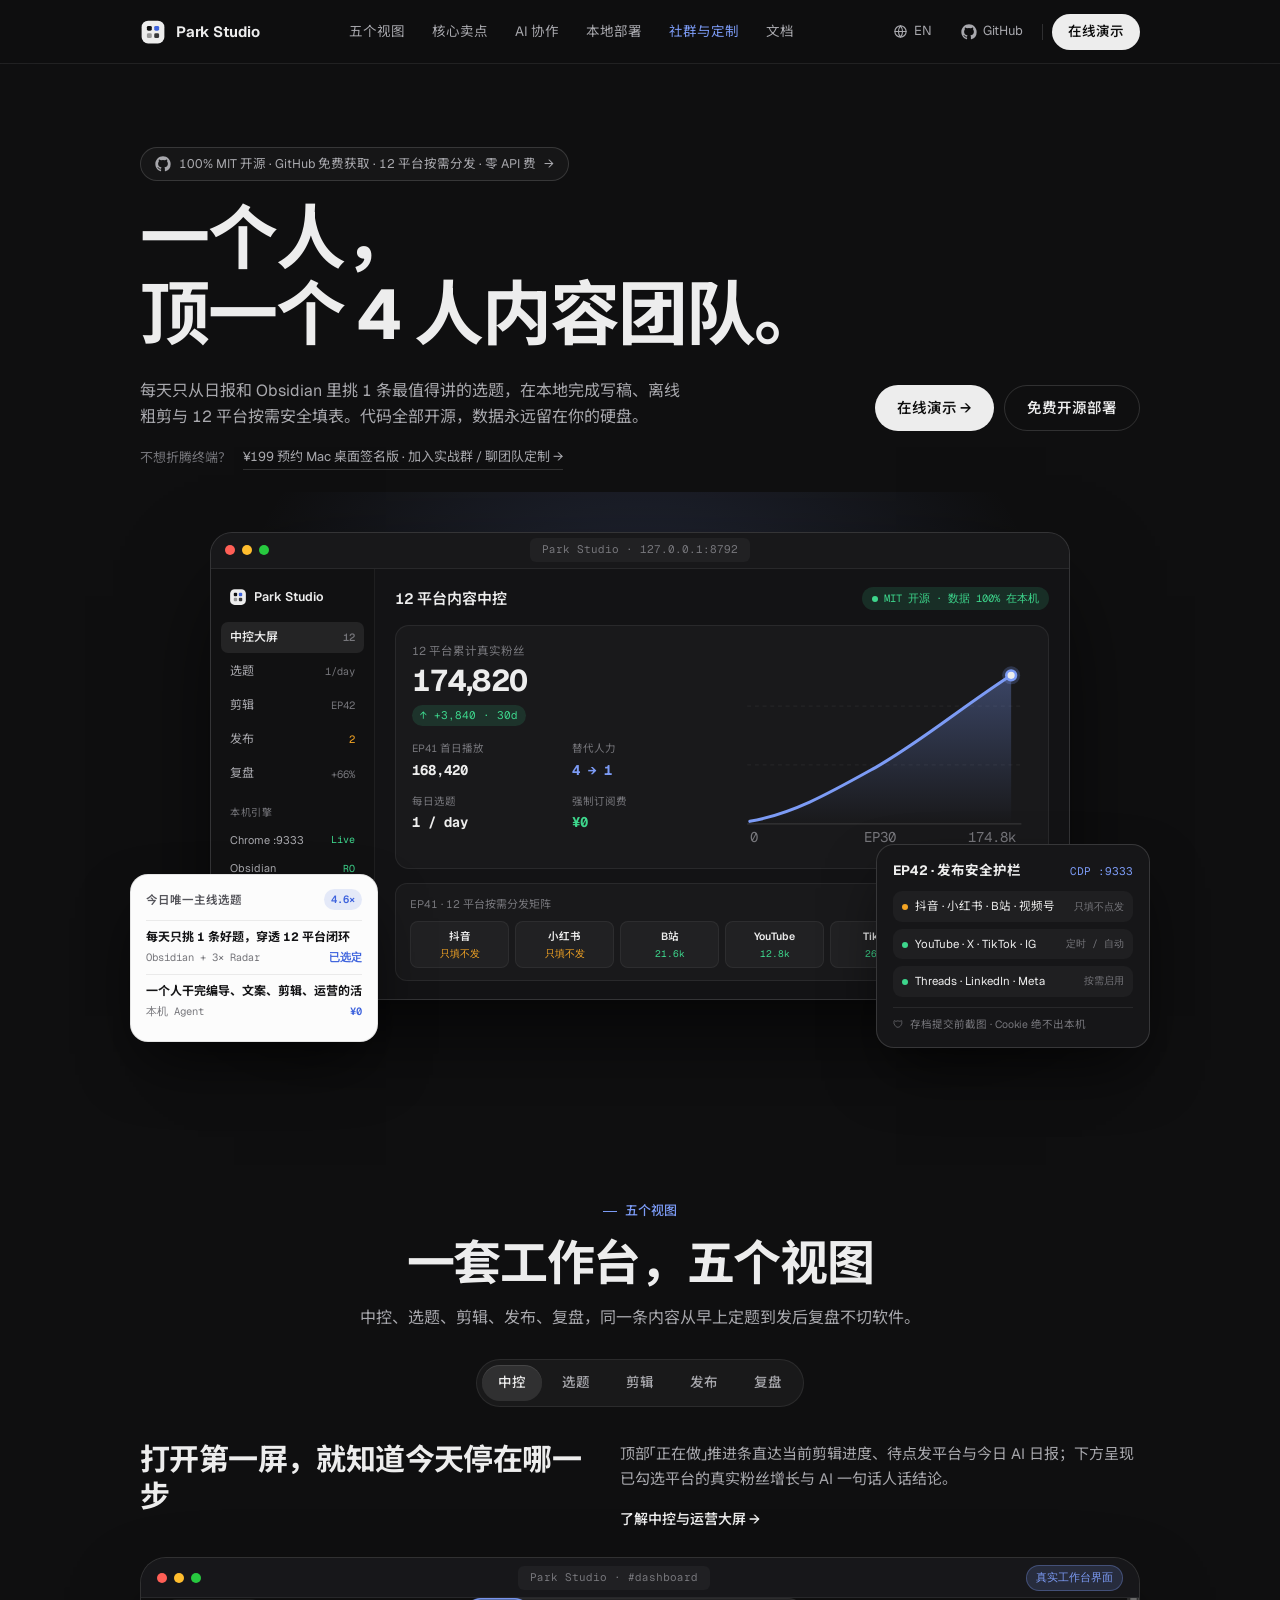
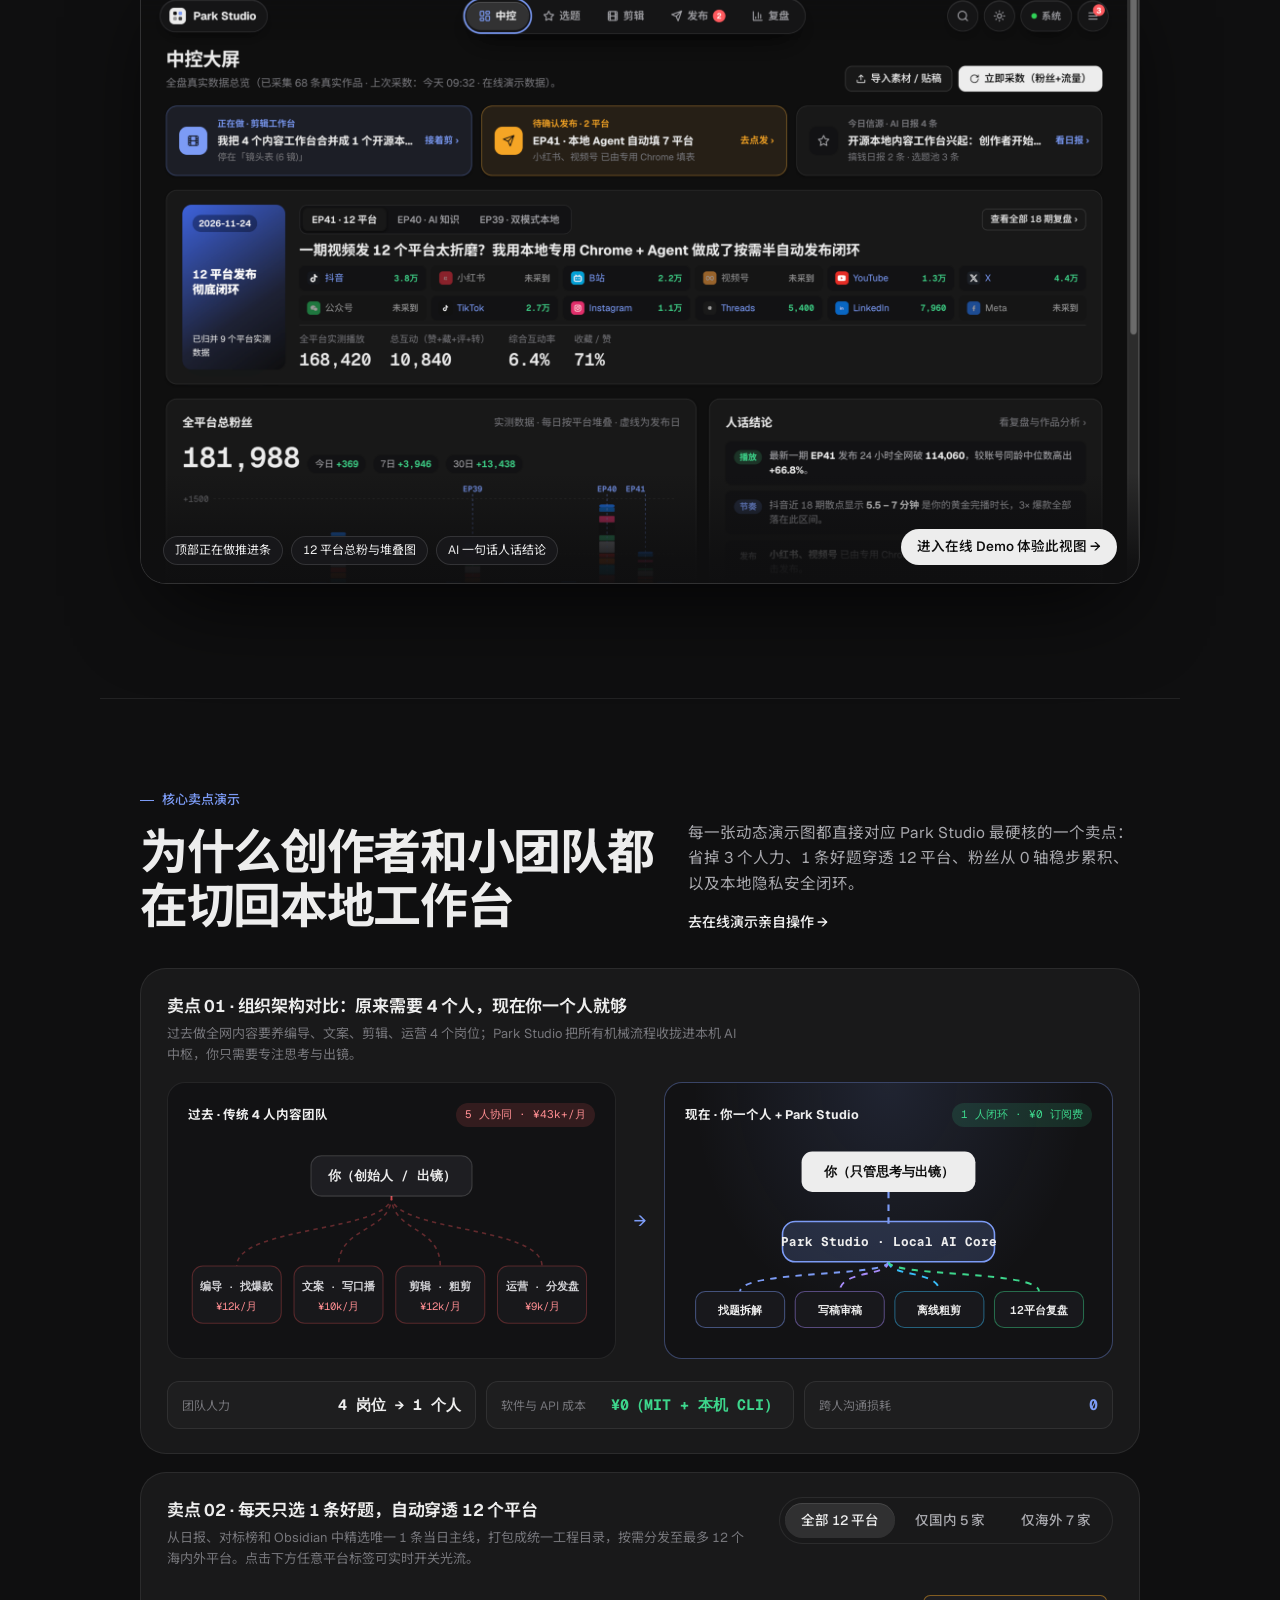
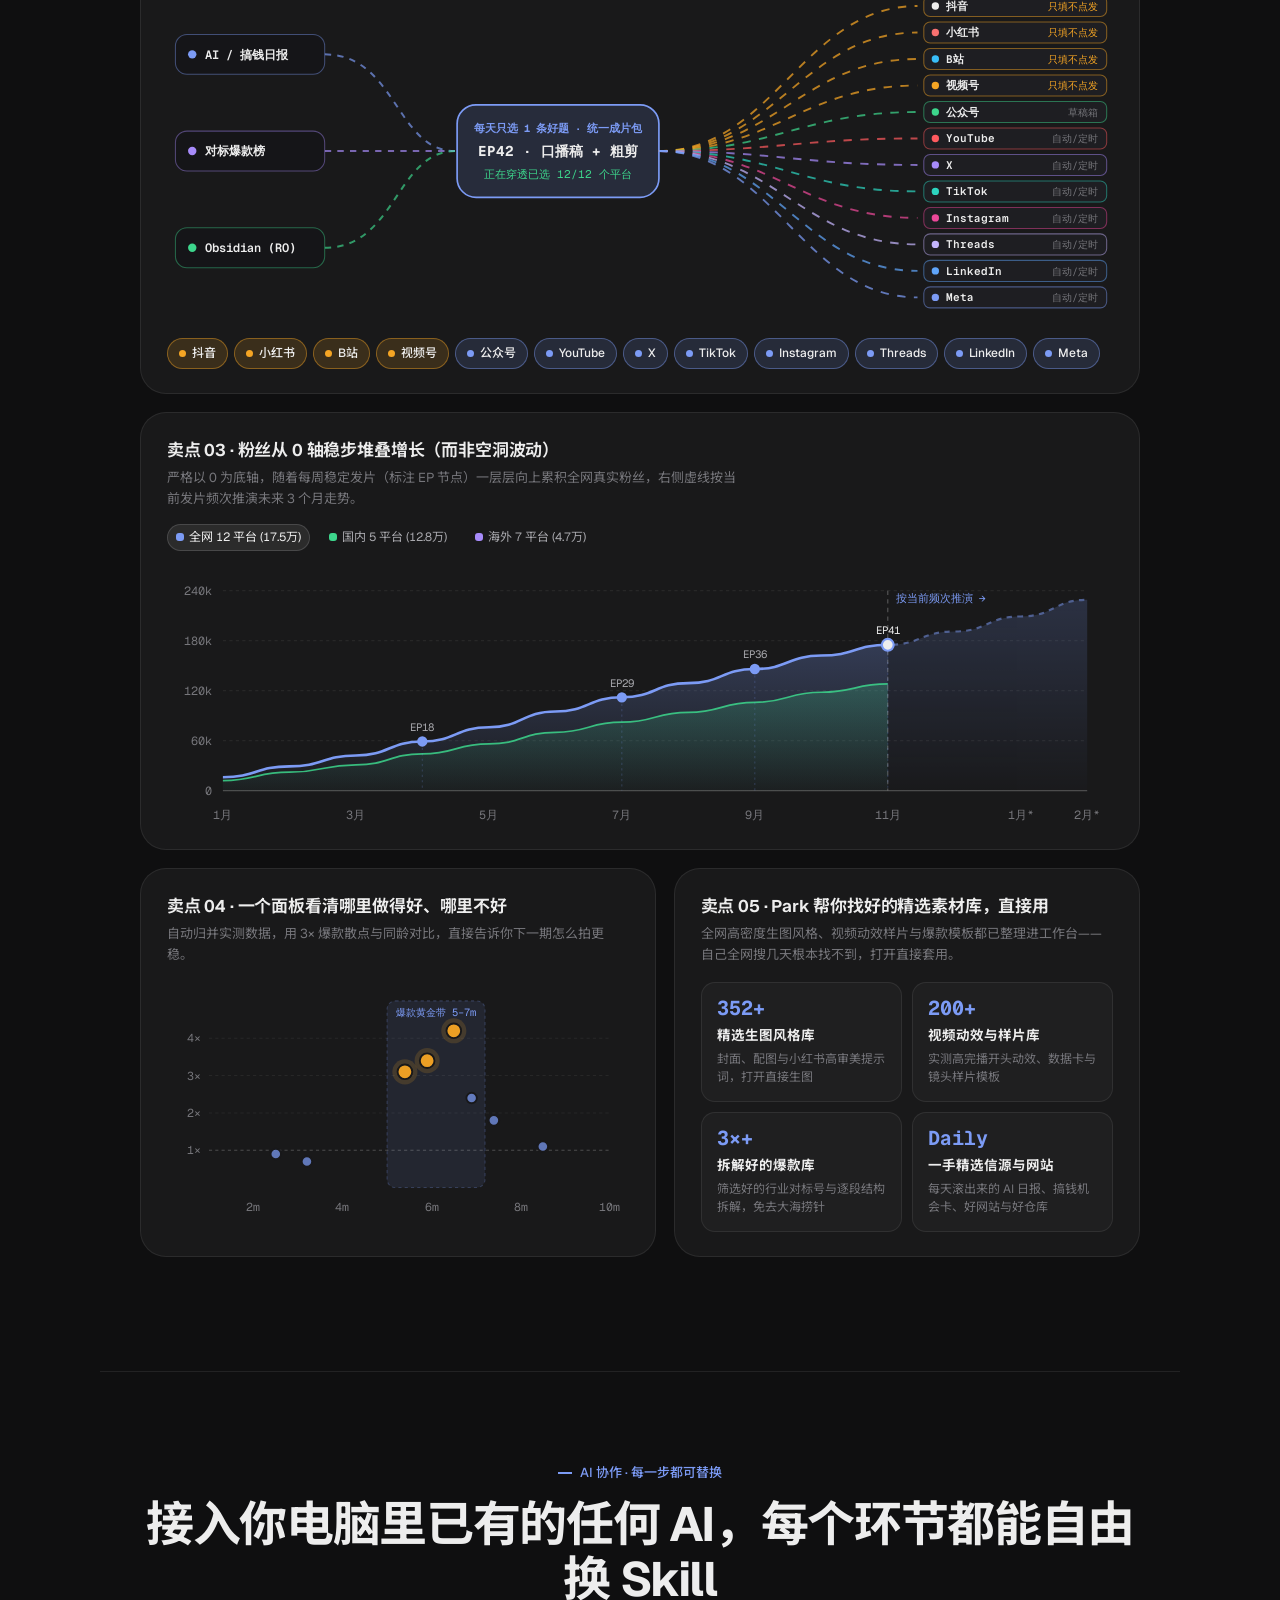
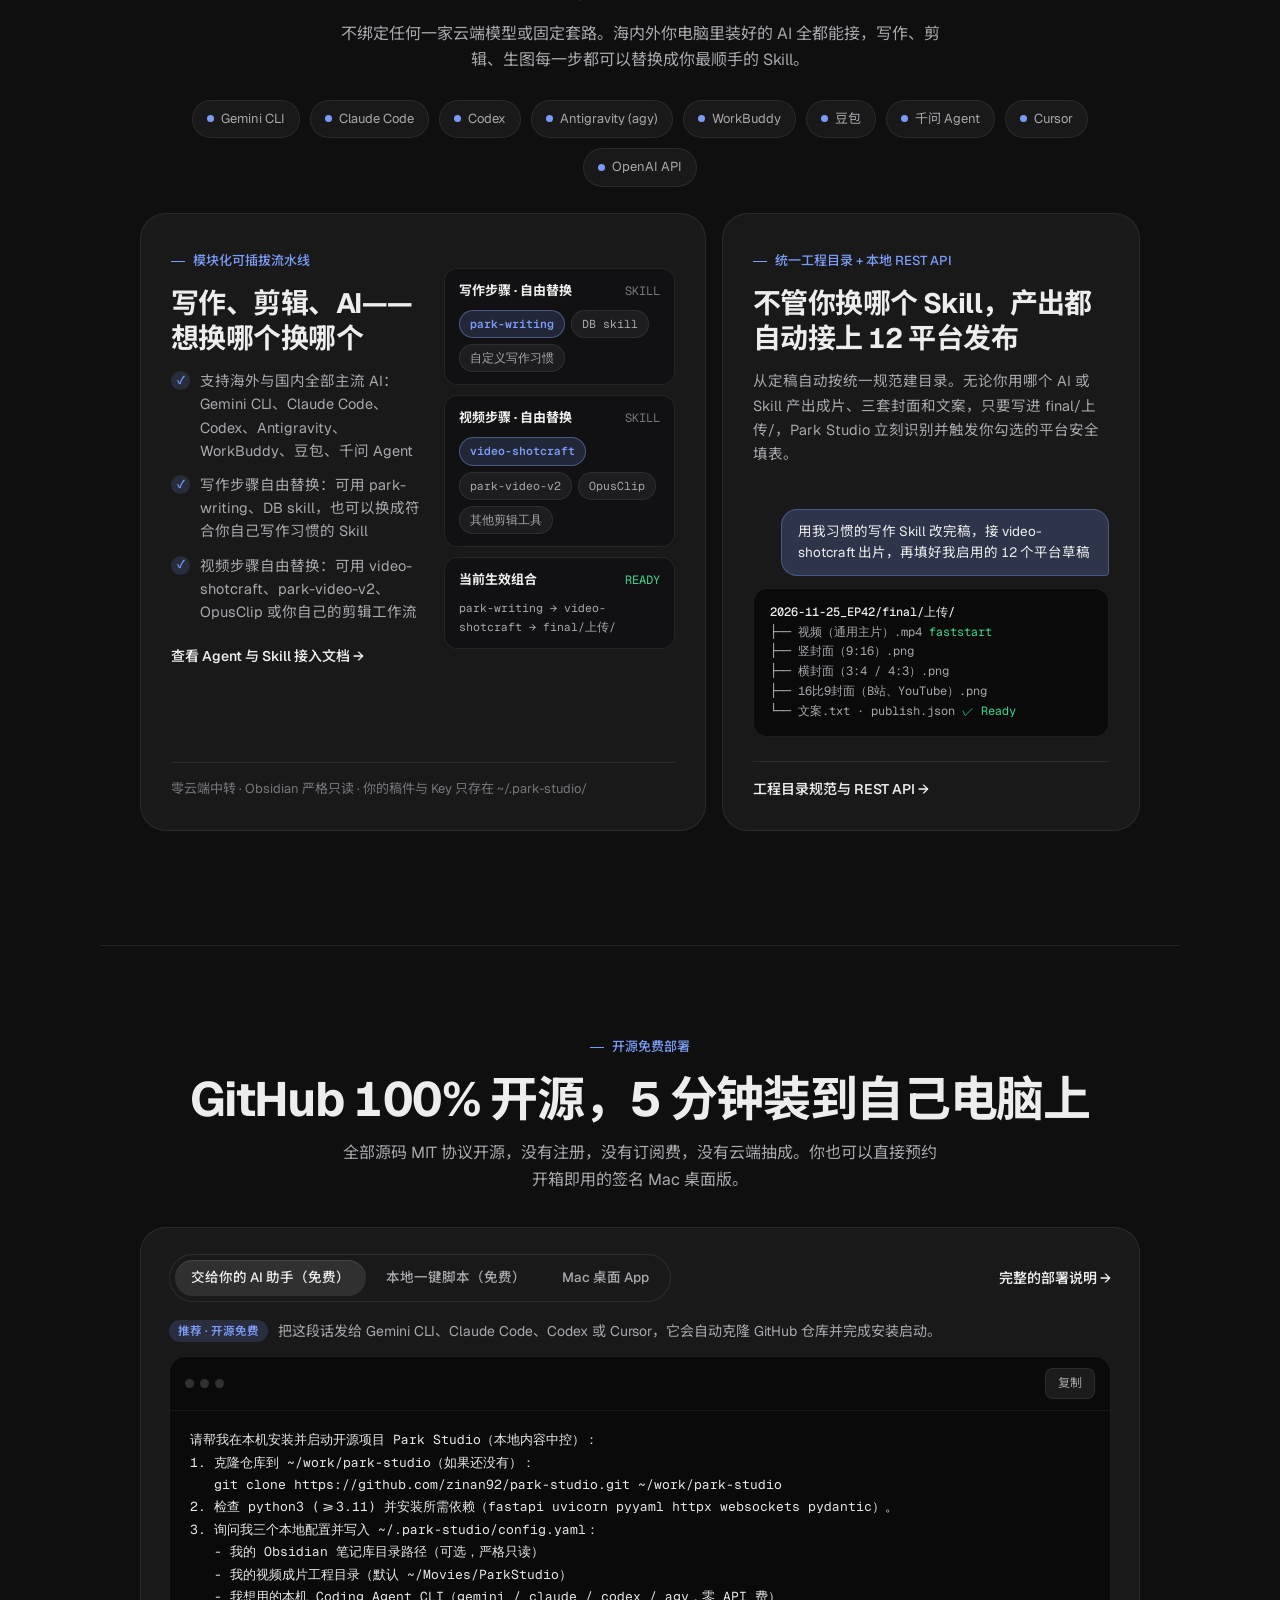
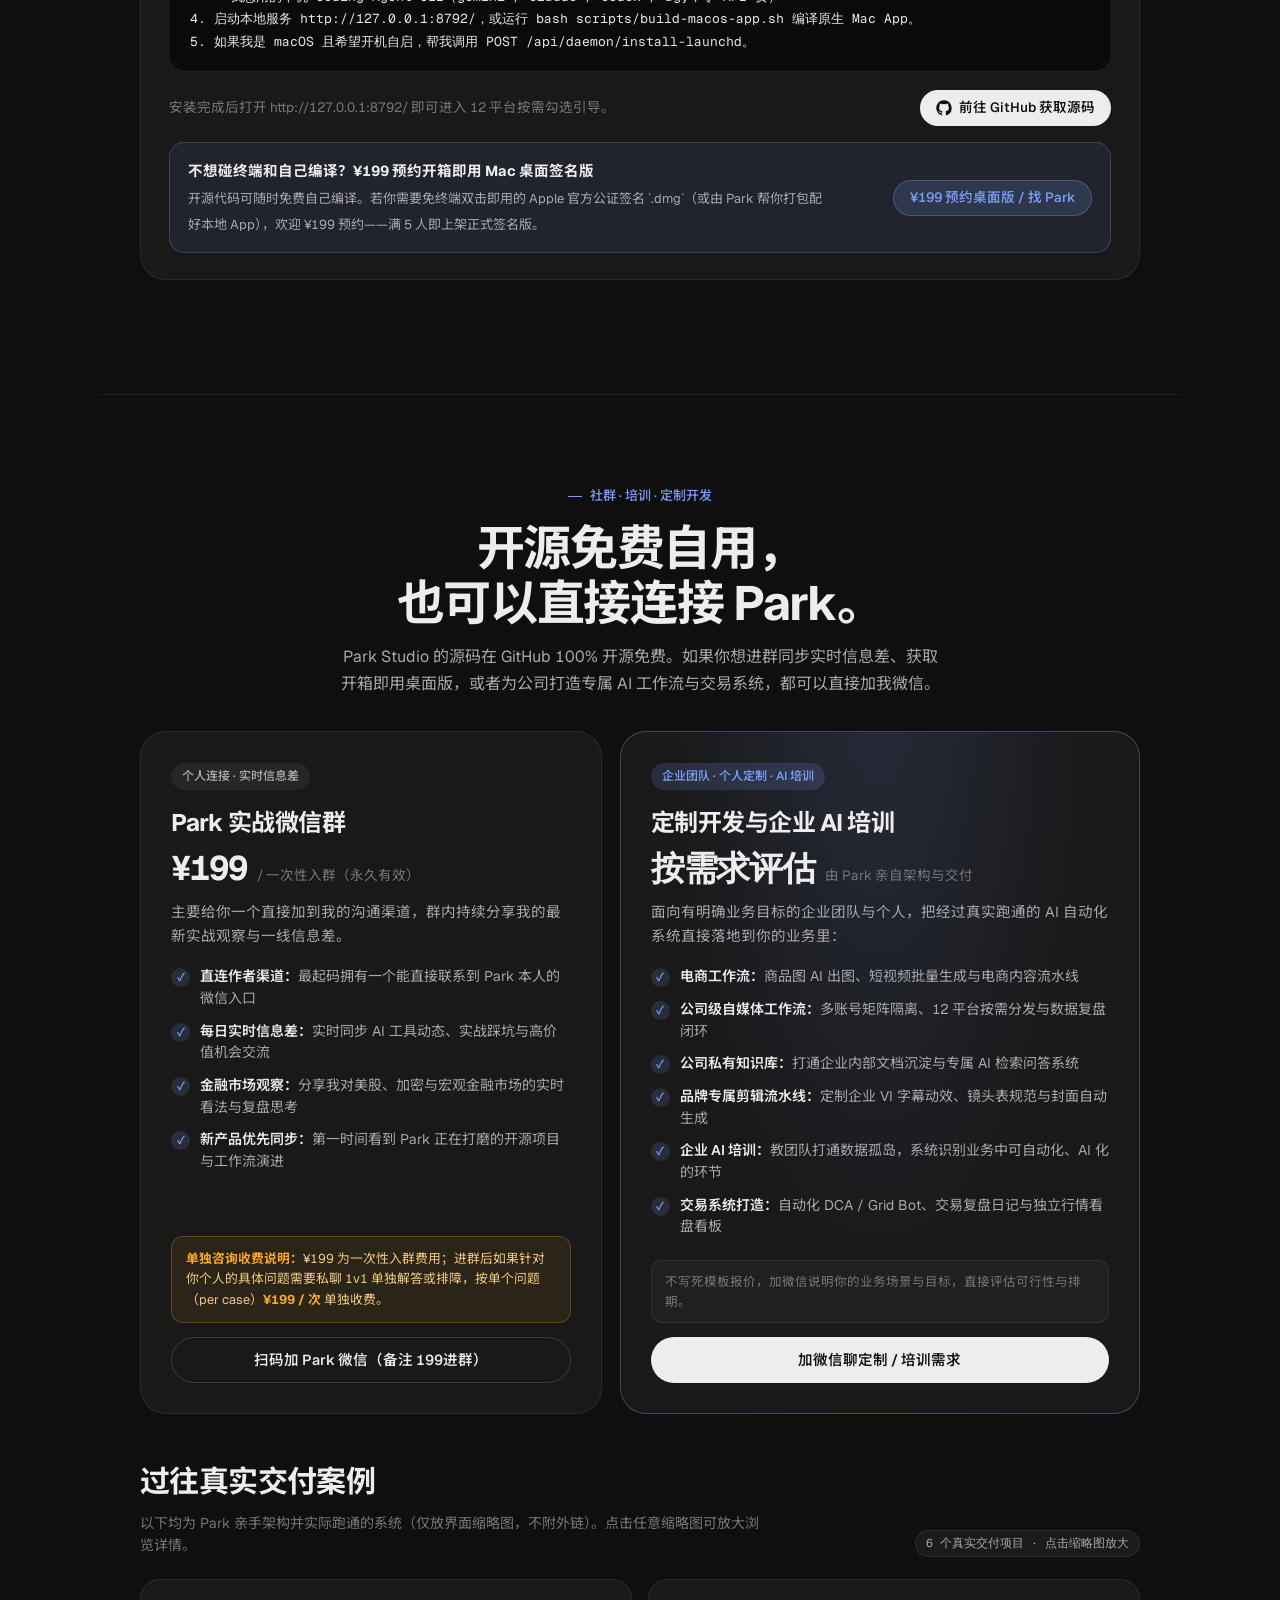
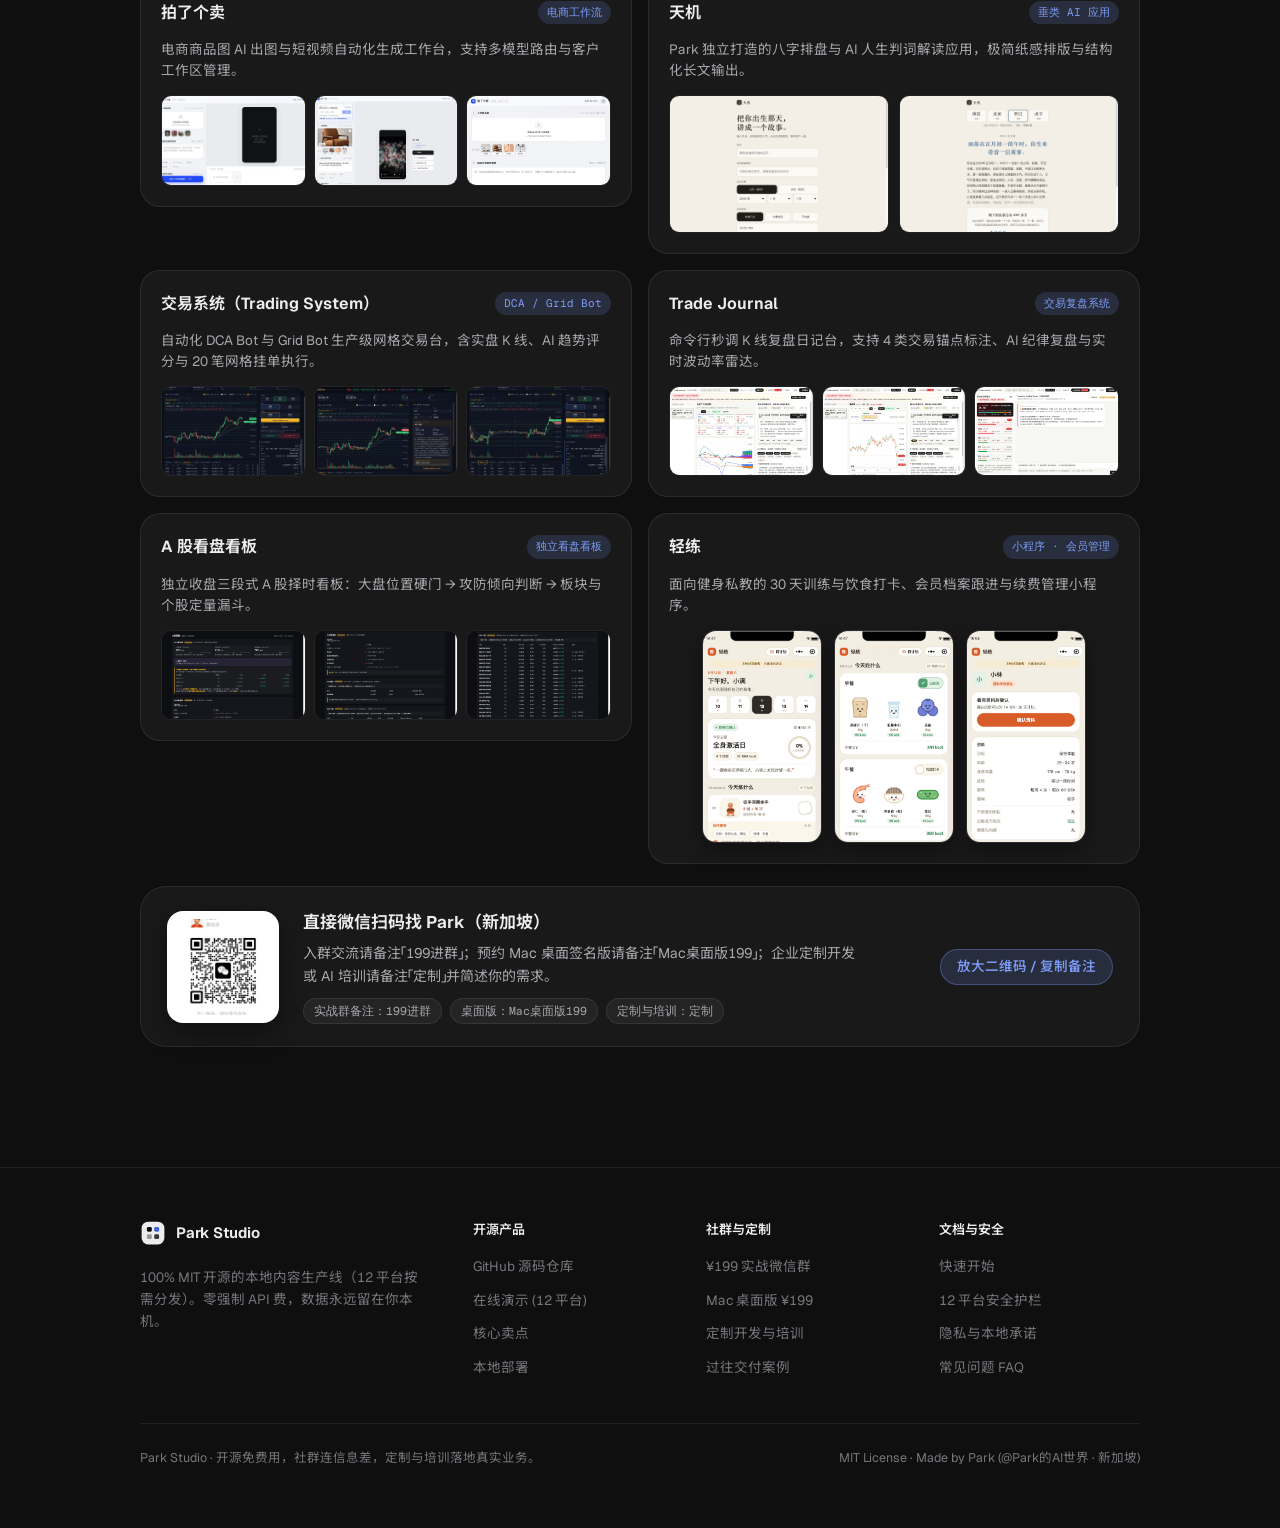
<file: site/index.html>
<!doctype html>
<html lang="zh-CN" data-base="">
<head>
  <meta charset="utf-8">
  <meta name="viewport" content="width=device-width,initial-scale=1,viewport-fit=cover">
  <title>Park Studio · 开源本地内容生产线（12 平台按需分发 · 零 API 费）</title>
  <meta name="description" content="100% MIT 开源本地内容工作台：一个人顶 4 人内容团队，找选题、拆爆款、写口播稿、双模式剪辑、12 平台按需安全自动填表与全网复盘大屏。零强制 API 费。">
  <link rel="icon" href="assets/favicon.svg" type="image/svg+xml">
  <link rel="preconnect" href="https://fonts.googleapis.com">
  <link rel="preconnect" href="https://fonts.gstatic.com" crossorigin>
  <link rel="stylesheet" href="https://fonts.googleapis.com/css2?family=Geist:wght@400;500;600;700&family=Geist+Mono:wght@400;500;600&family=Noto+Sans+SC:wght@400;500;600;700;900&display=swap">
  <link rel="stylesheet" href="assets/site.css?v=20261125d">
</head>
<body>
  <div id="root"></div>
  <script src="assets/site.js?v=20261125d"></script>
</body>
</html>
</file>
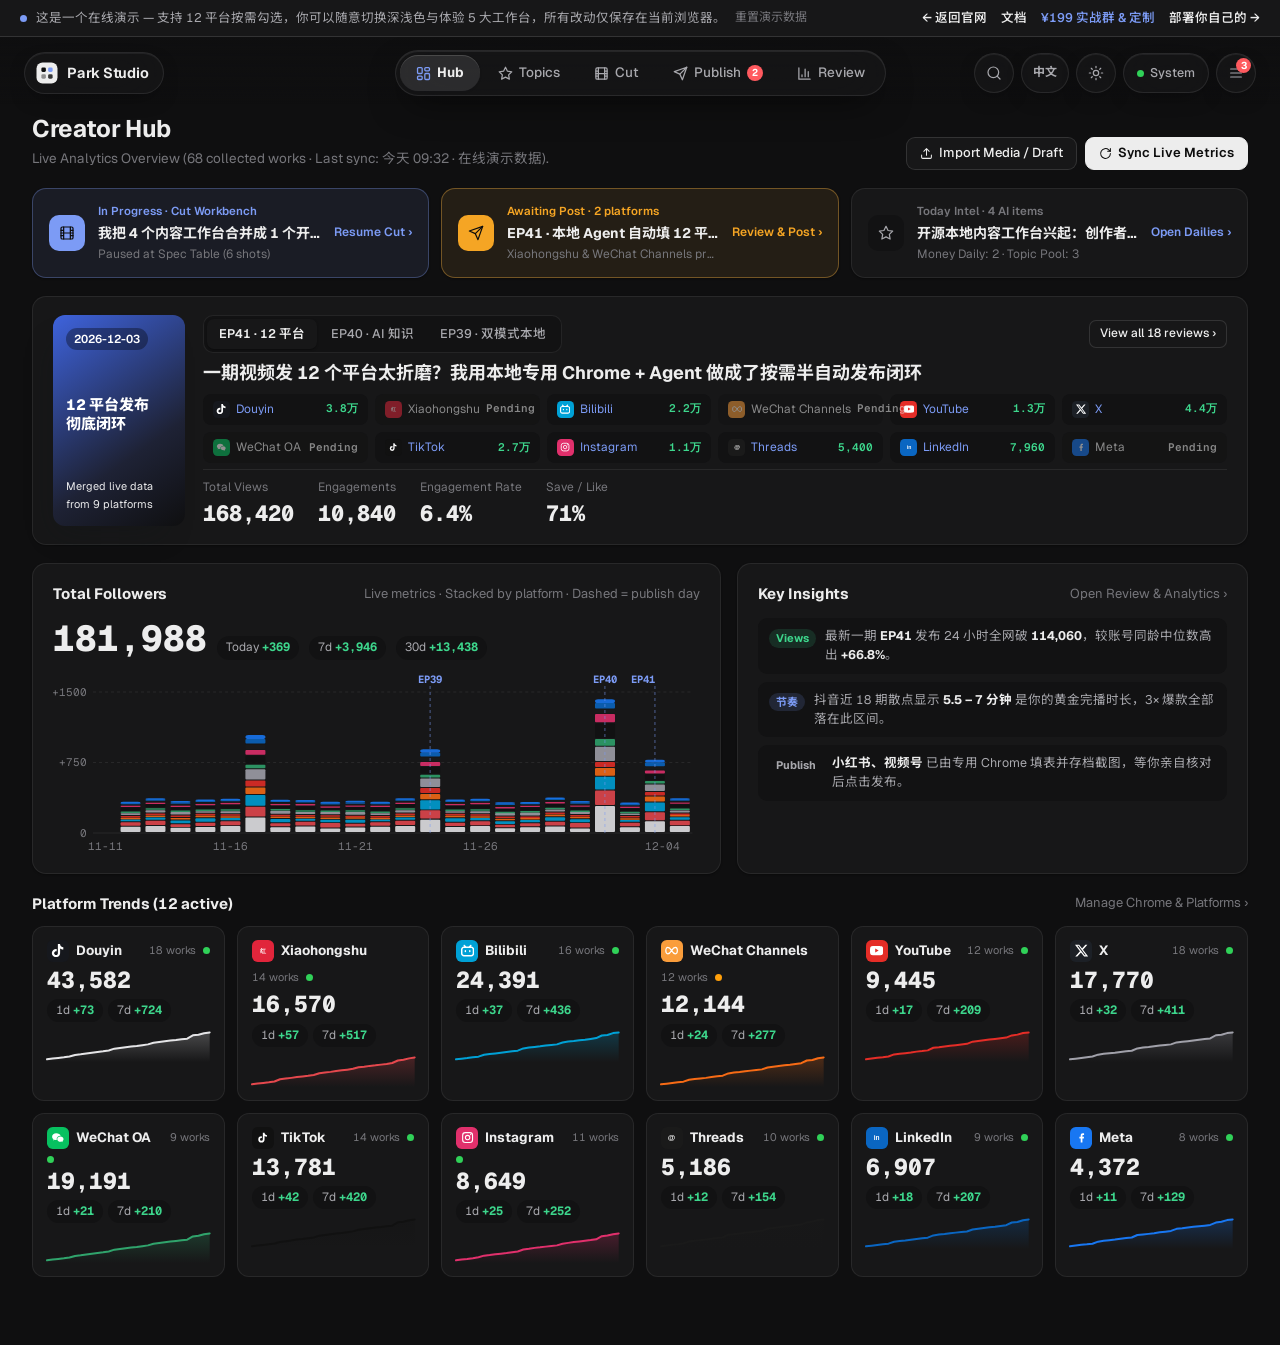
<file: site/demo/index.html>
<!doctype html>
<html lang="zh-CN" data-theme="dark">
<head>
  <meta charset="utf-8">
  <meta name="viewport" content="width=device-width,initial-scale=1,viewport-fit=cover">
  <title>Park Studio · 在线演示</title>
  <meta name="description" content="Park Studio 免注册在线演示：直接体验中控大屏、选题、剪辑镜头表、12 平台按需安全填表发布与全网复盘。">
  <link rel="icon" href="../assets/favicon.svg" type="image/svg+xml">
  <script>
    try {
      var t = localStorage.getItem('ps:theme');
      if (t === 'dark' || t === 'light') document.documentElement.dataset.theme = t;
      else document.documentElement.dataset.theme = 'dark';
      var sp = new URLSearchParams(location.search);
      var ql = sp.get('lang');
      if (ql === 'en' || ql === 'zh') {
        var prev = localStorage.getItem('ps:lang');
        localStorage.setItem('ps:lang', ql);
        if (prev !== ql) localStorage.removeItem('park-studio:state:v3');
      }
      var curLang = localStorage.getItem('ps:lang') || 'zh';
      window.__PS_DEMO_LANG = curLang;
      document.documentElement.lang = curLang === 'en' ? 'en' : 'zh-CN';
      if (curLang === 'en') document.title = 'Park Studio · Live Interactive Demo';
    } catch (e) {
      document.documentElement.dataset.theme = 'dark';
    }
  </script>
  <link rel="preconnect" href="https://fonts.googleapis.com">
  <link rel="preconnect" href="https://fonts.gstatic.com" crossorigin>
  <link rel="stylesheet" href="https://fonts.googleapis.com/css2?family=Geist:wght@400;500;600;700&family=Geist+Mono:wght@400;500;600&family=Noto+Sans+SC:wght@400;500;600;700;900&display=swap">
  <link rel="stylesheet" href="static/css/tokens.css?v=9">
  <link rel="stylesheet" href="static/css/layout.css?v=9">
  <link rel="stylesheet" href="static/css/views.css?v=17">
  <style>
    .demo-banner {
      position: sticky;
      top: 0;
      z-index: 70;
      display: flex;
      align-items: center;
      justify-content: space-between;
      gap: 12px;
      padding: 8px 20px;
      font-size: 12.5px;
      background: var(--surface);
      border-bottom: 1px solid var(--line);
      color: var(--ink-2);
      flex-wrap: wrap;
    }
    .demo-banner-l { display: flex; align-items: center; gap: 9px; flex-wrap: wrap; }
    .demo-dot { width: 7px; height: 7px; border-radius: 50%; background: var(--accent); flex: none; }
    .demo-banner-r { display: flex; align-items: center; gap: 14px; font-weight: 550; }
    .demo-banner a { color: var(--ink); text-decoration: none; }
    .demo-banner a:hover { color: var(--accent); }
    .demo-banner button { background: none; border: 0; color: var(--ink-3); cursor: pointer; font-size: 12px; padding: 0; }
    .demo-banner button:hover { color: var(--ink); text-decoration: underline; }
    .top-dock { top: 38px !important; }
  </style>
</head>
<body>
  <div class="demo-banner" id="demoBanner" role="region" aria-label="Demo Notice">
    <div class="demo-banner-l">
      <span class="demo-dot"></span>
      <span id="demoNoticeText">这是一个在线演示 — 支持 12 平台按需勾选，你可以随意切换深浅色与体验 5 大工作台，所有改动仅保存在当前浏览器。</span>
      <button type="button" id="demoResetBtn" onclick="window.PS && PS.resetDemo()">重置演示数据</button>
    </div>
    <div class="demo-banner-r">
      <a id="demoBackLink" href="../">← 返回官网</a>
      <a id="demoDocsLink" href="../docs/#quickstart">文档</a>
      <a id="demoBizLink" href="../#community" style="color:var(--accent)">¥199 实战群 &amp; 定制</a>
      <a id="demoDeployLink" href="../#deploy">部署你自己的 →</a>
    </div>
  </div>
  <div id="app"></div>
  <div id="tip" role="tooltip"></div>
  <div id="toasts" aria-live="polite"></div>

  <script>
    if (window.__PS_DEMO_LANG === 'en') {
      document.getElementById('demoNoticeText').textContent = 'Interactive Live Demo — 12 opt-in platforms, light/dark themes, and all 5 workbenches. All edits stay in your browser.';
      document.getElementById('demoResetBtn').textContent = 'Reset Demo Data';
      document.getElementById('demoBackLink').textContent = '← Back to Site';
      document.getElementById('demoBackLink').href = '../en/';
      document.getElementById('demoDocsLink').textContent = 'Docs';
      document.getElementById('demoBizLink').textContent = 'Community & Custom';
      document.getElementById('demoBizLink').href = '../en/#community';
      document.getElementById('demoDeployLink').textContent = 'Deploy Yours →';
      document.getElementById('demoDeployLink').href = '../en/#deploy';
    }
  </script>

  <script src="demo-shim.js?v=20261125d"></script>
  <script src="static/js/icons.js?v=20261125d"></script>
  <script src="static/js/data.js?v=20261125d"></script>
  <script src="static/js/i18n.js?v=20261125d"></script>
  <script src="static/js/charts.js?v=20261125d"></script>
  <script src="static/js/core.js?v=20261125d"></script>
  <script src="static/js/pages-home.js?v=20261125d"></script>
  <script src="static/js/pages-flow.js?v=20261125d"></script>
  <script src="static/js/pages-ops.js?v=20261125d"></script>
  <script src="static/js/pages-more.js?v=20261125d"></script>
  <script>
    if (window.PS && PS.initDemoLocale) PS.initDemoLocale();
    PS.boot();
  </script>
</body>
</html>
</file>
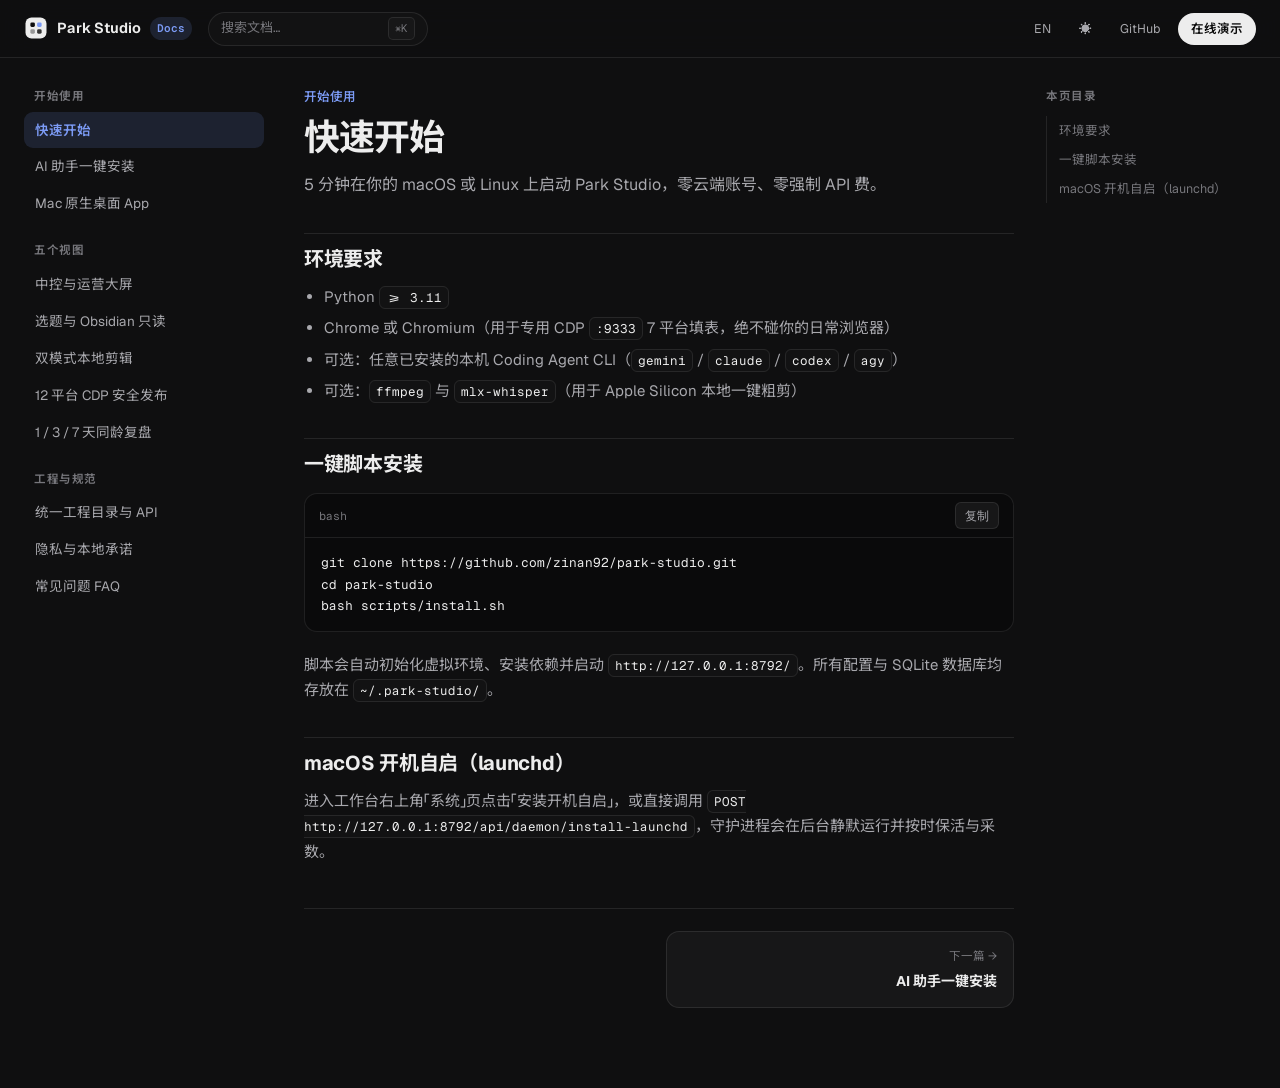
<file: site/docs/index.html>
<!doctype html>
<html lang="zh-CN" data-theme="dark">
<head>
  <meta charset="utf-8">
  <meta name="viewport" content="width=device-width,initial-scale=1,viewport-fit=cover">
  <title>文档 · Park Studio</title>
  <meta name="description" content="Park Studio 官方文档：快速开始、AI 助手一键安装、Obsidian 只读接入、双模式剪辑、7 平台安全护栏与统一工程目录规范。">
  <link rel="icon" href="../assets/favicon.svg" type="image/svg+xml">
  <link rel="preconnect" href="https://fonts.googleapis.com">
  <link rel="preconnect" href="https://fonts.gstatic.com" crossorigin>
  <link rel="stylesheet" href="https://fonts.googleapis.com/css2?family=Geist:wght@400;500;600;700&family=Geist+Mono:wght@400;500;600&family=Noto+Sans+SC:wght@400;500;600;700;900&display=swap">
  <link rel="stylesheet" href="docs.css?v=20261125">
</head>
<body>
  <div id="docsRoot"></div>
  <script src="docs.js?v=20261125"></script>
</body>
</html>
</file>
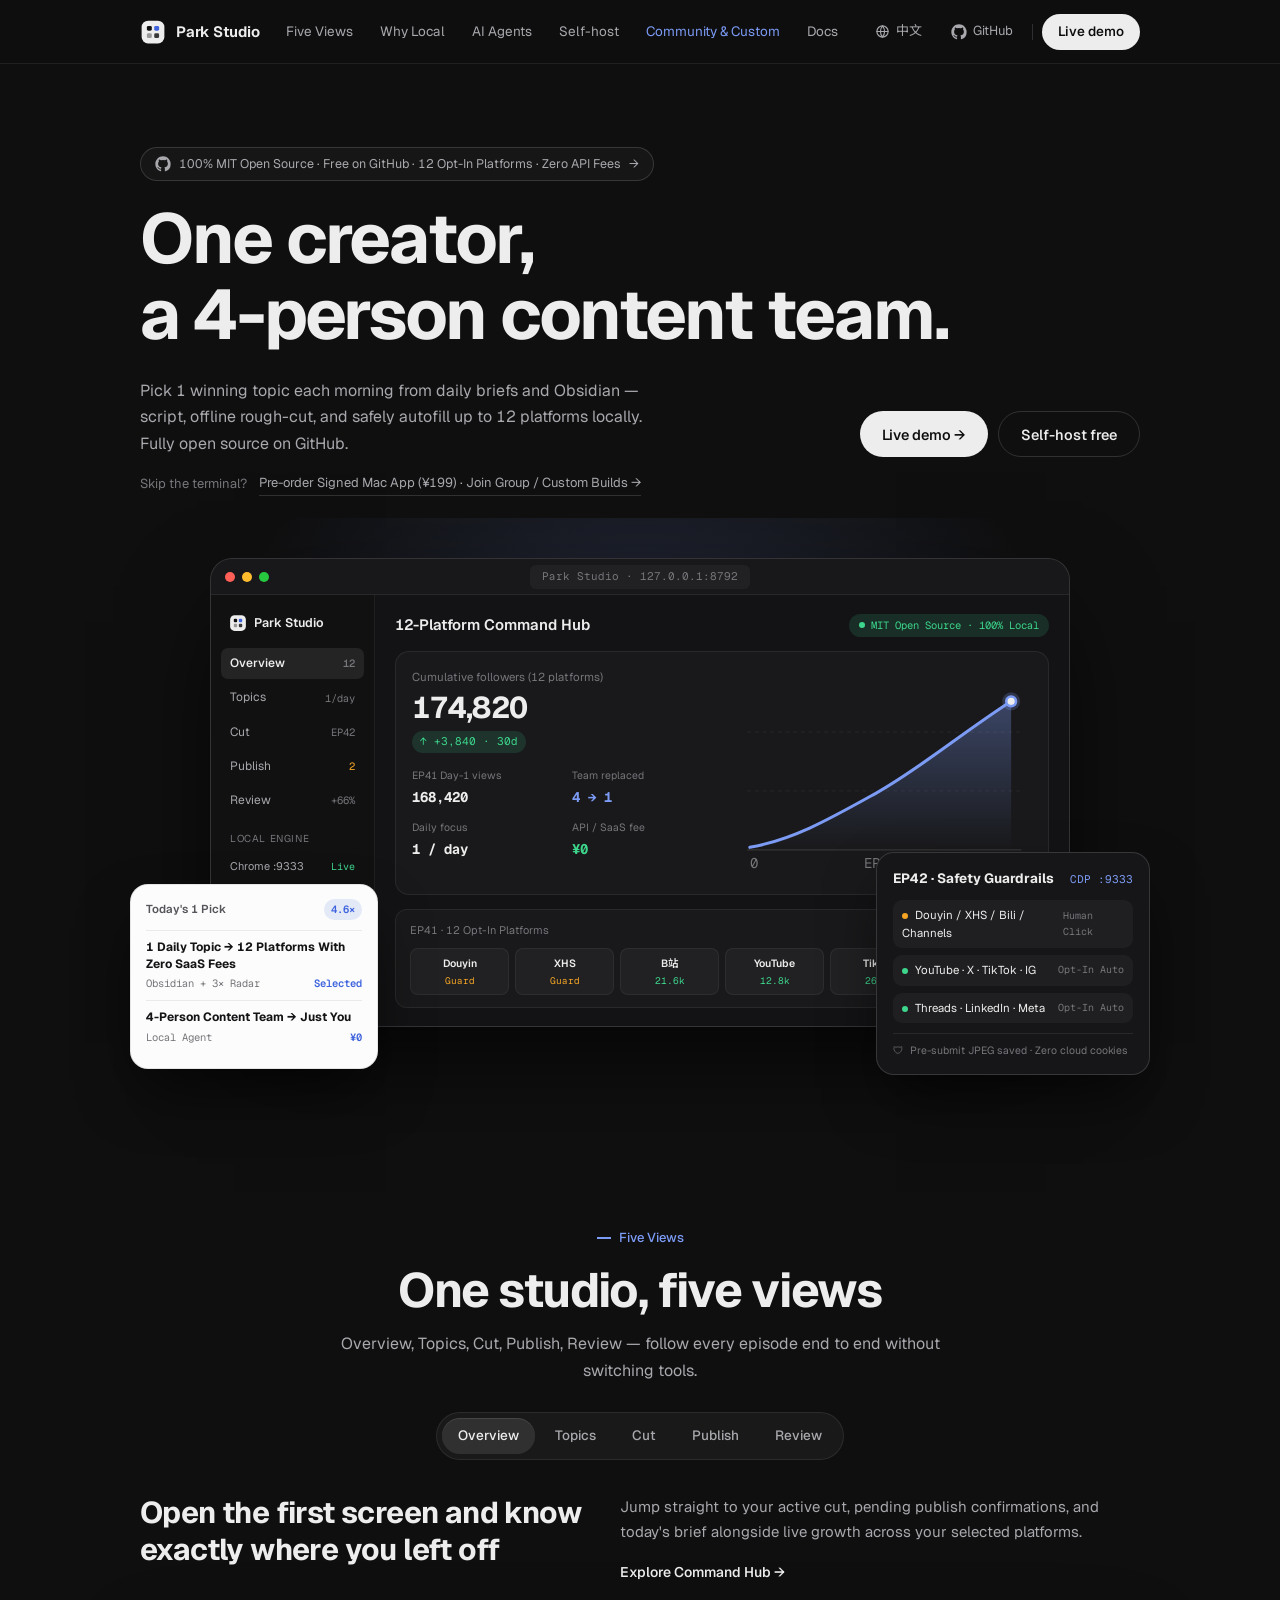
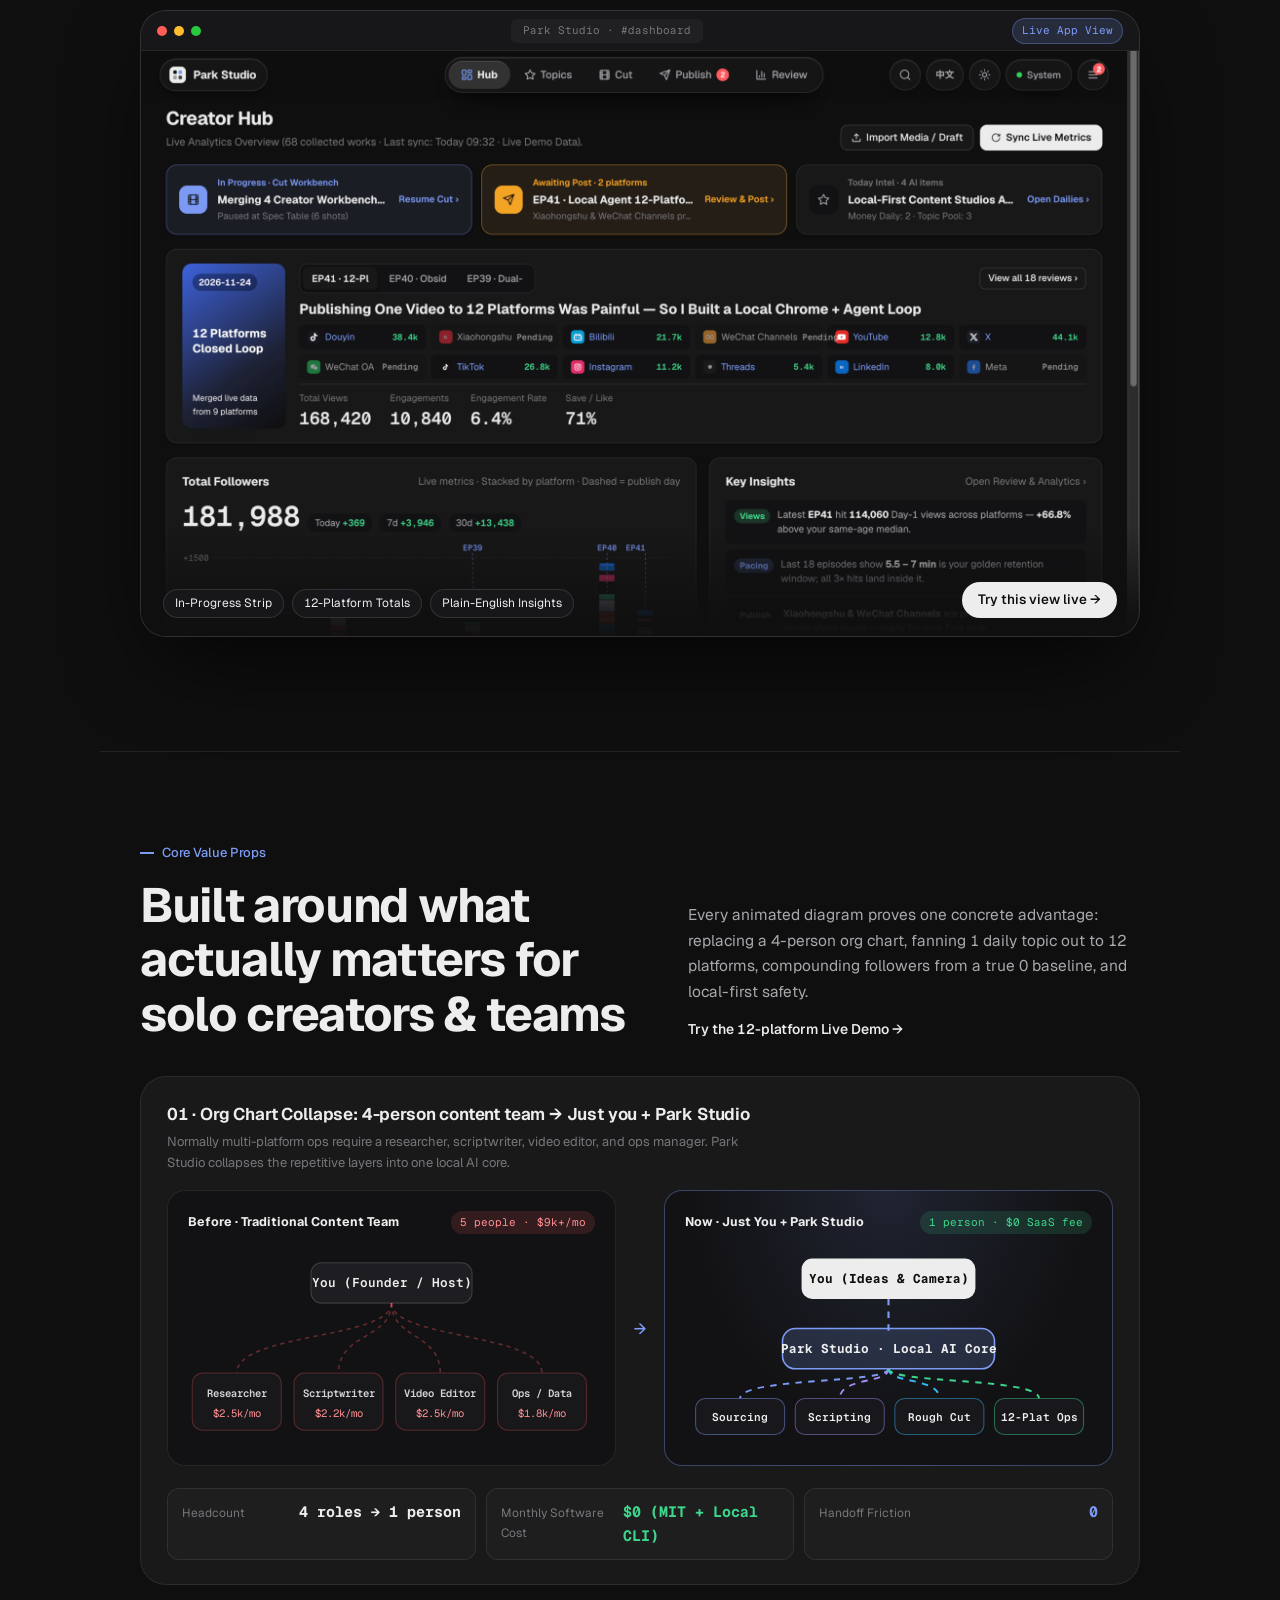
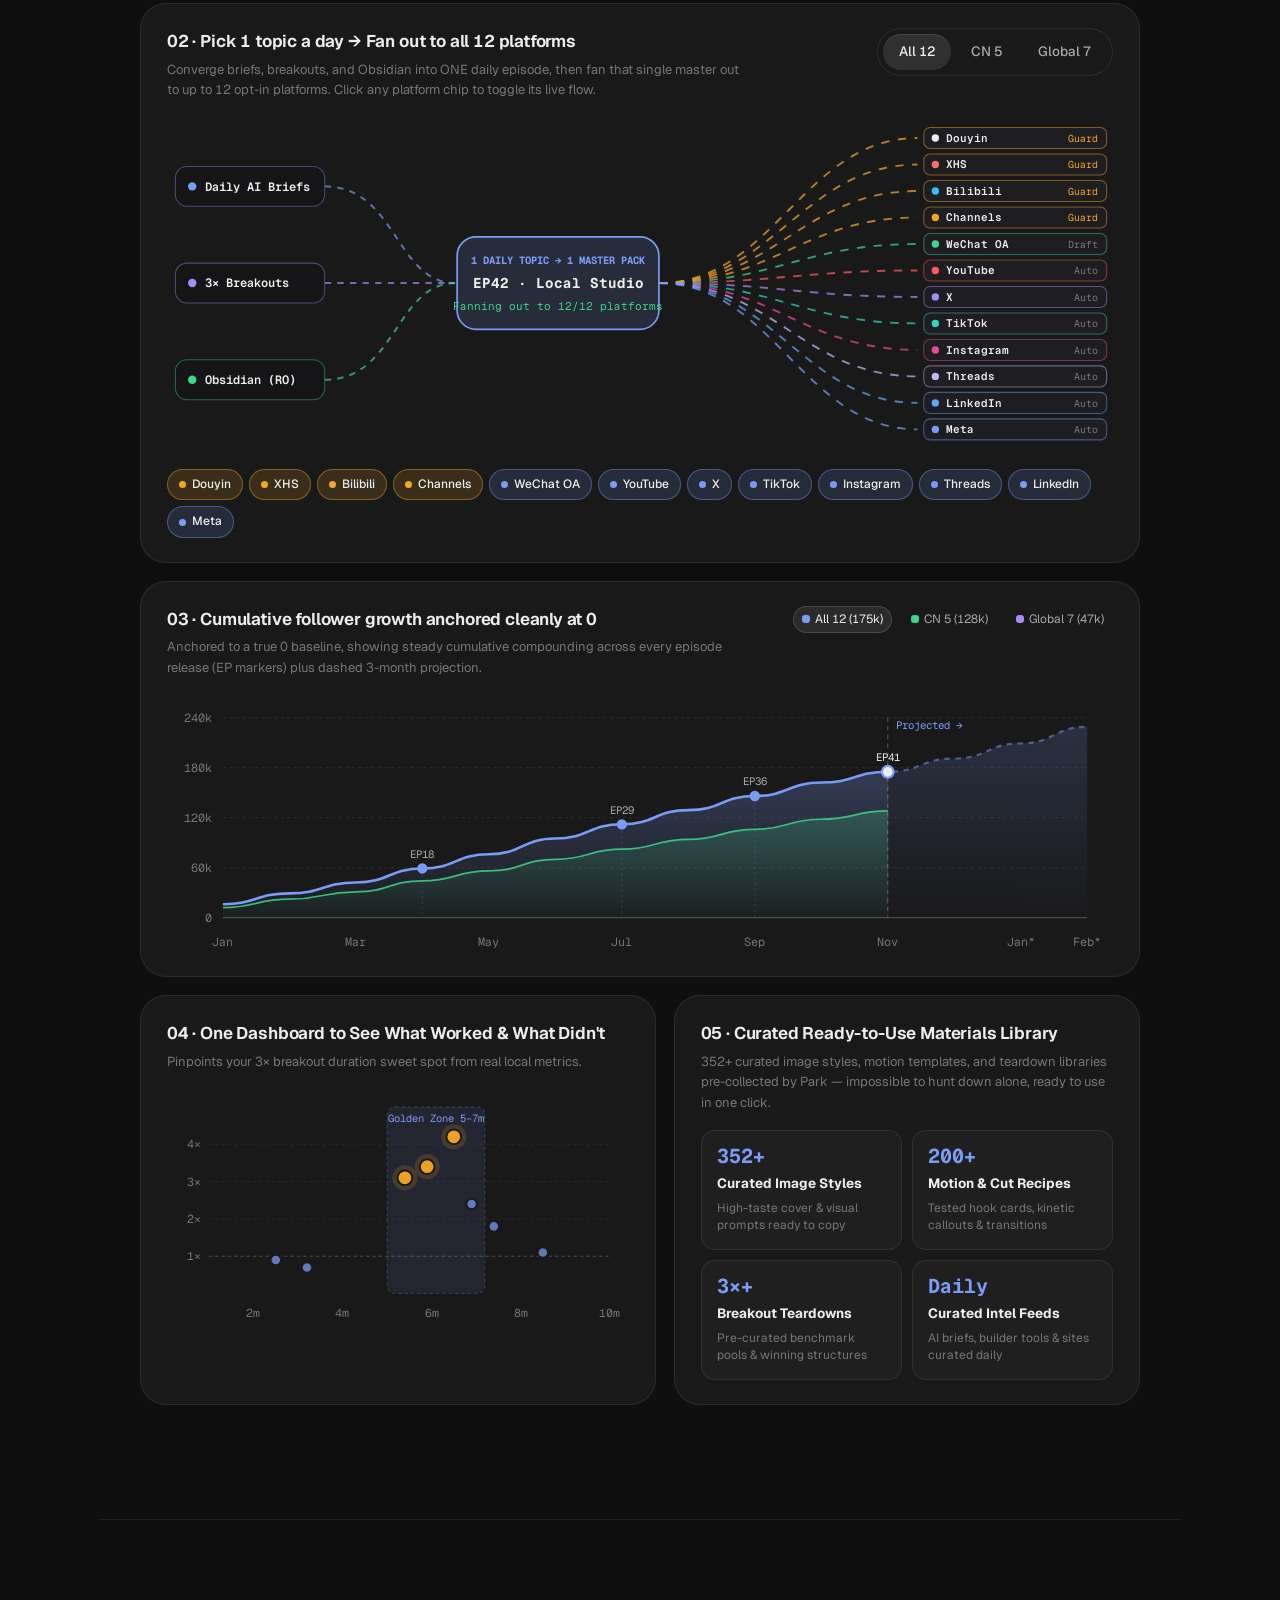
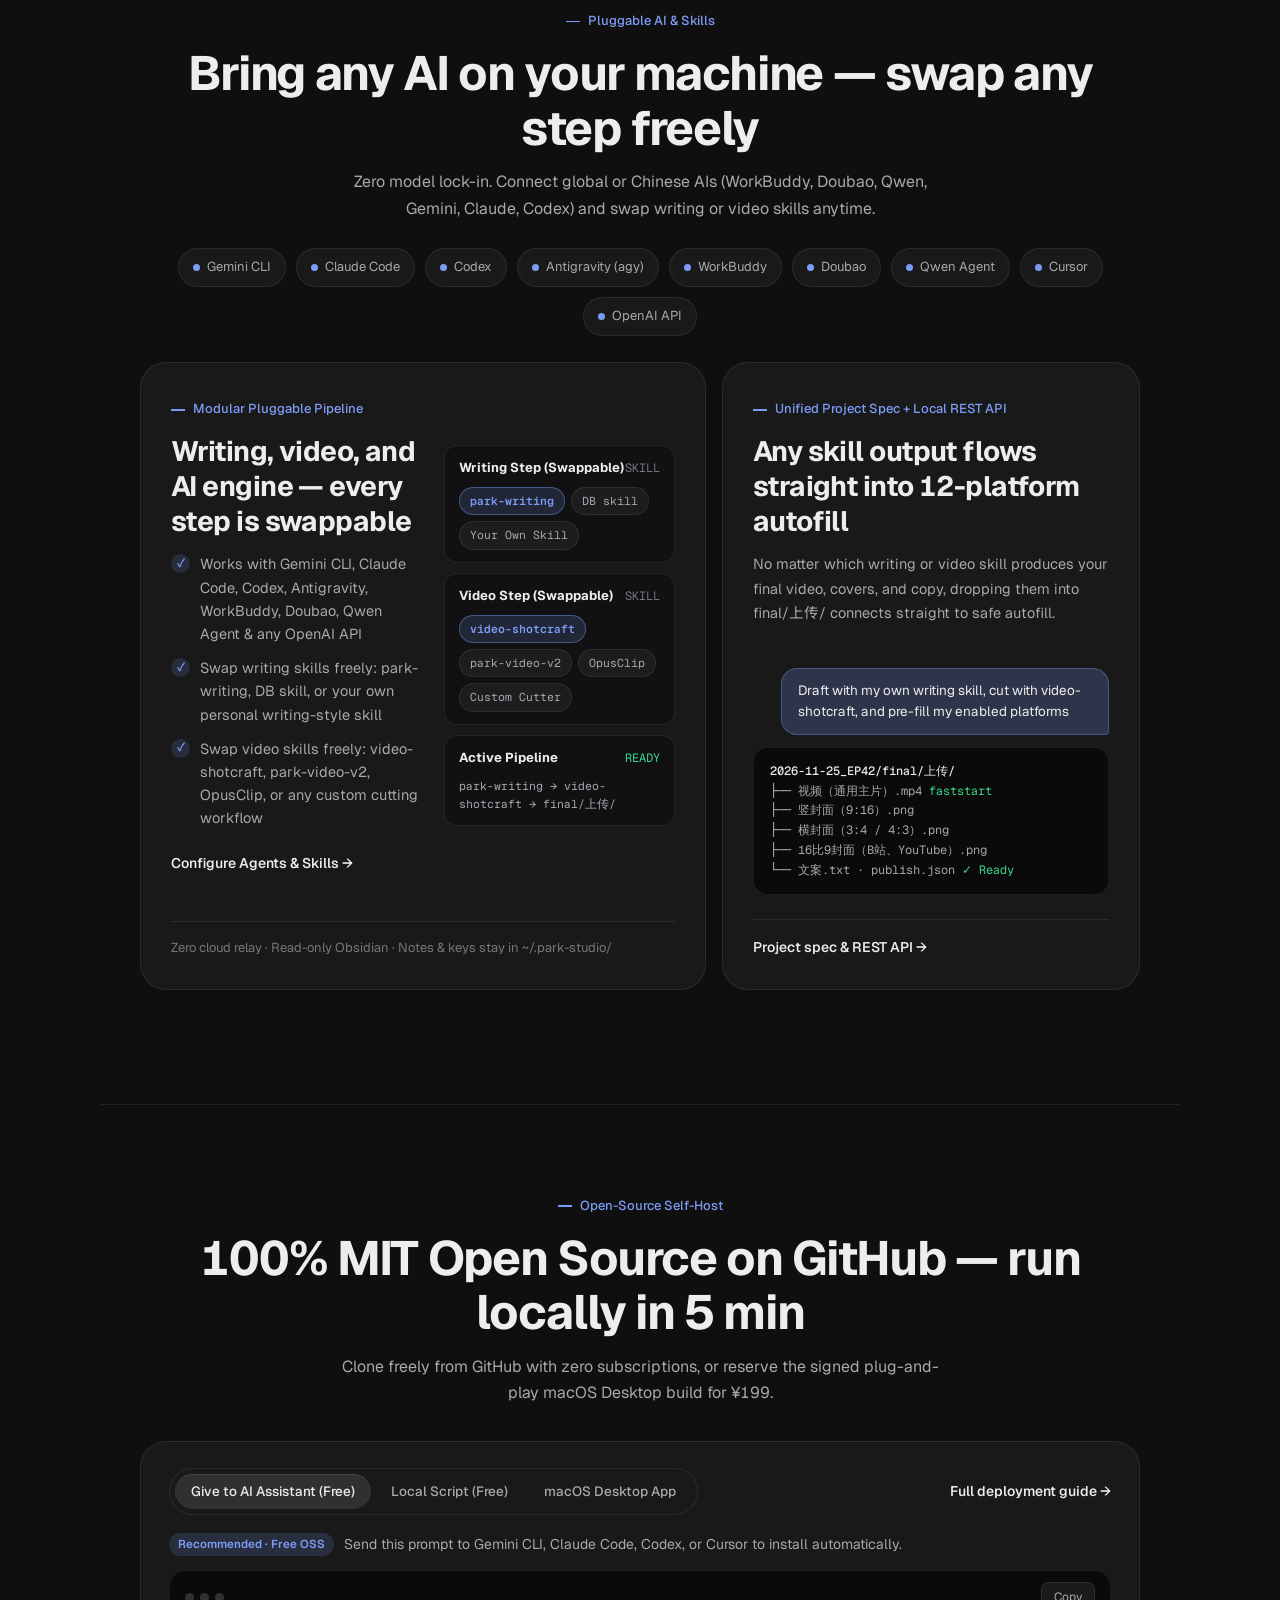
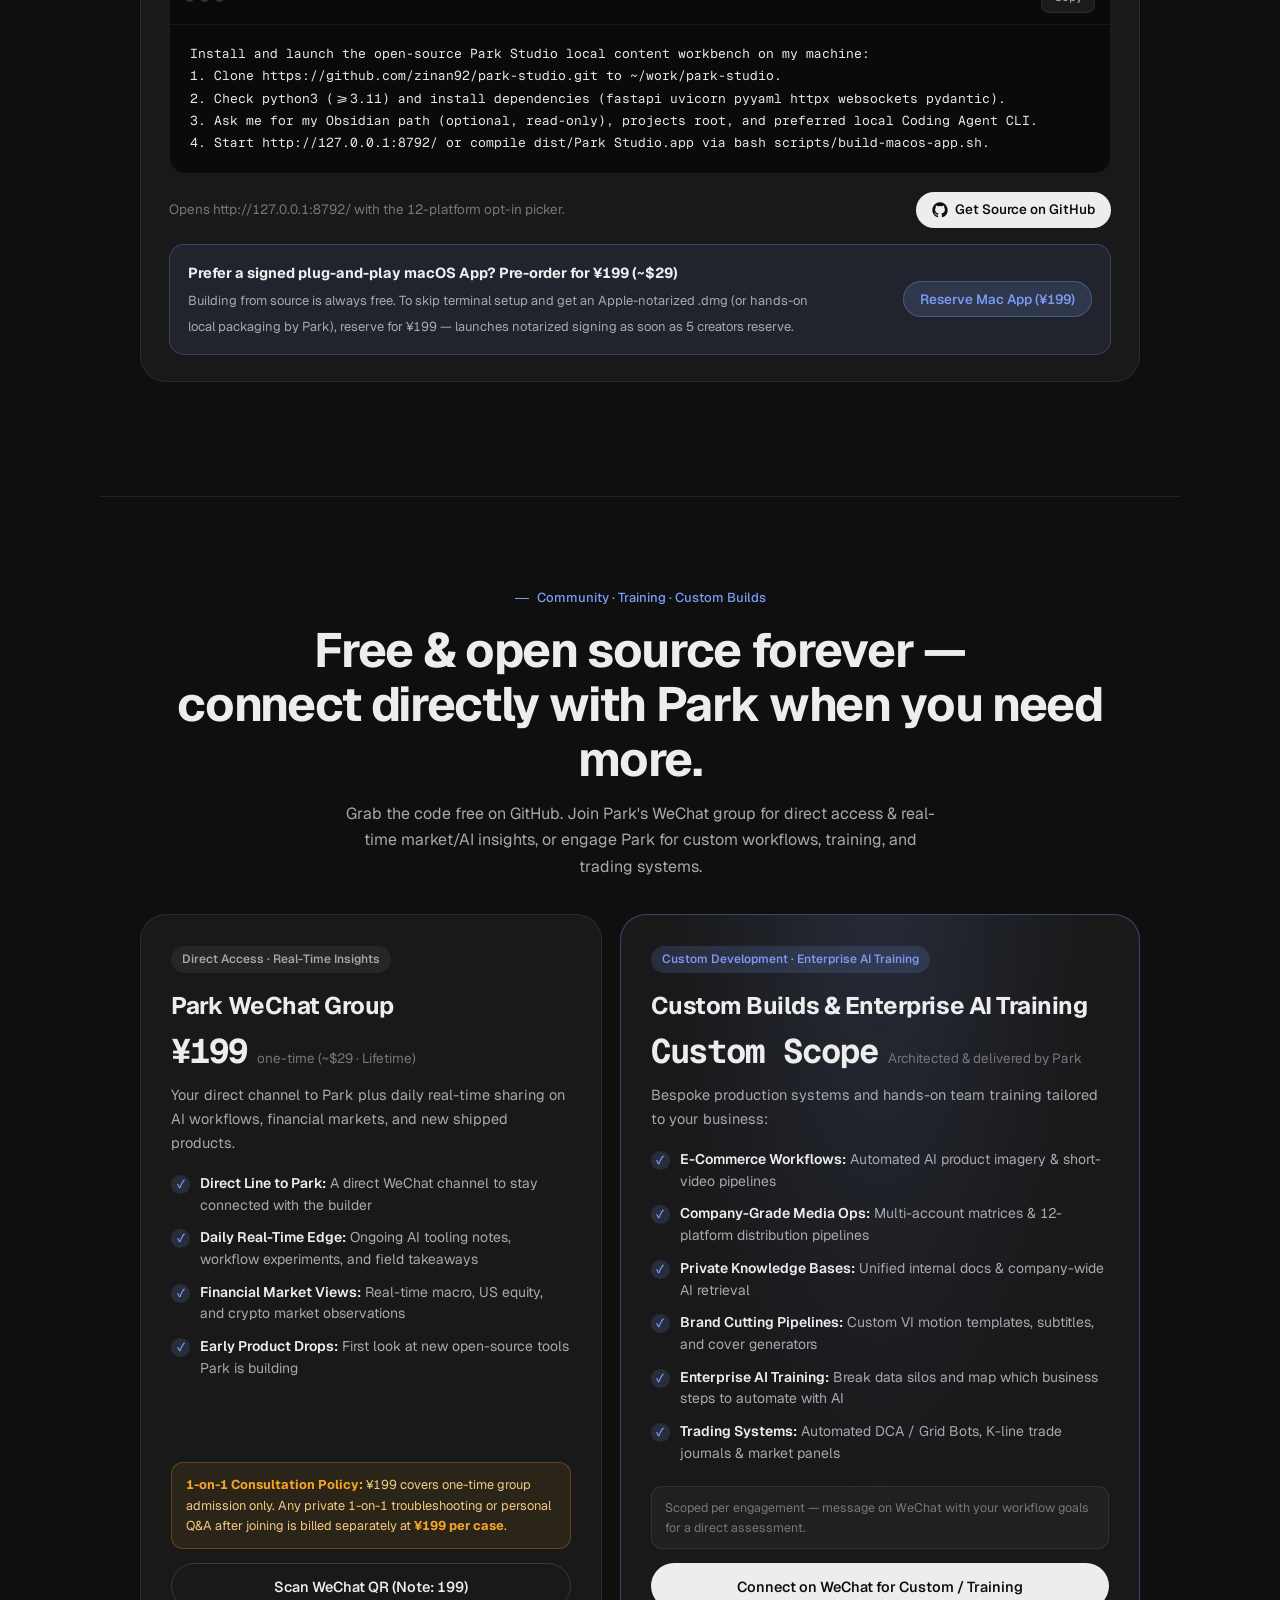
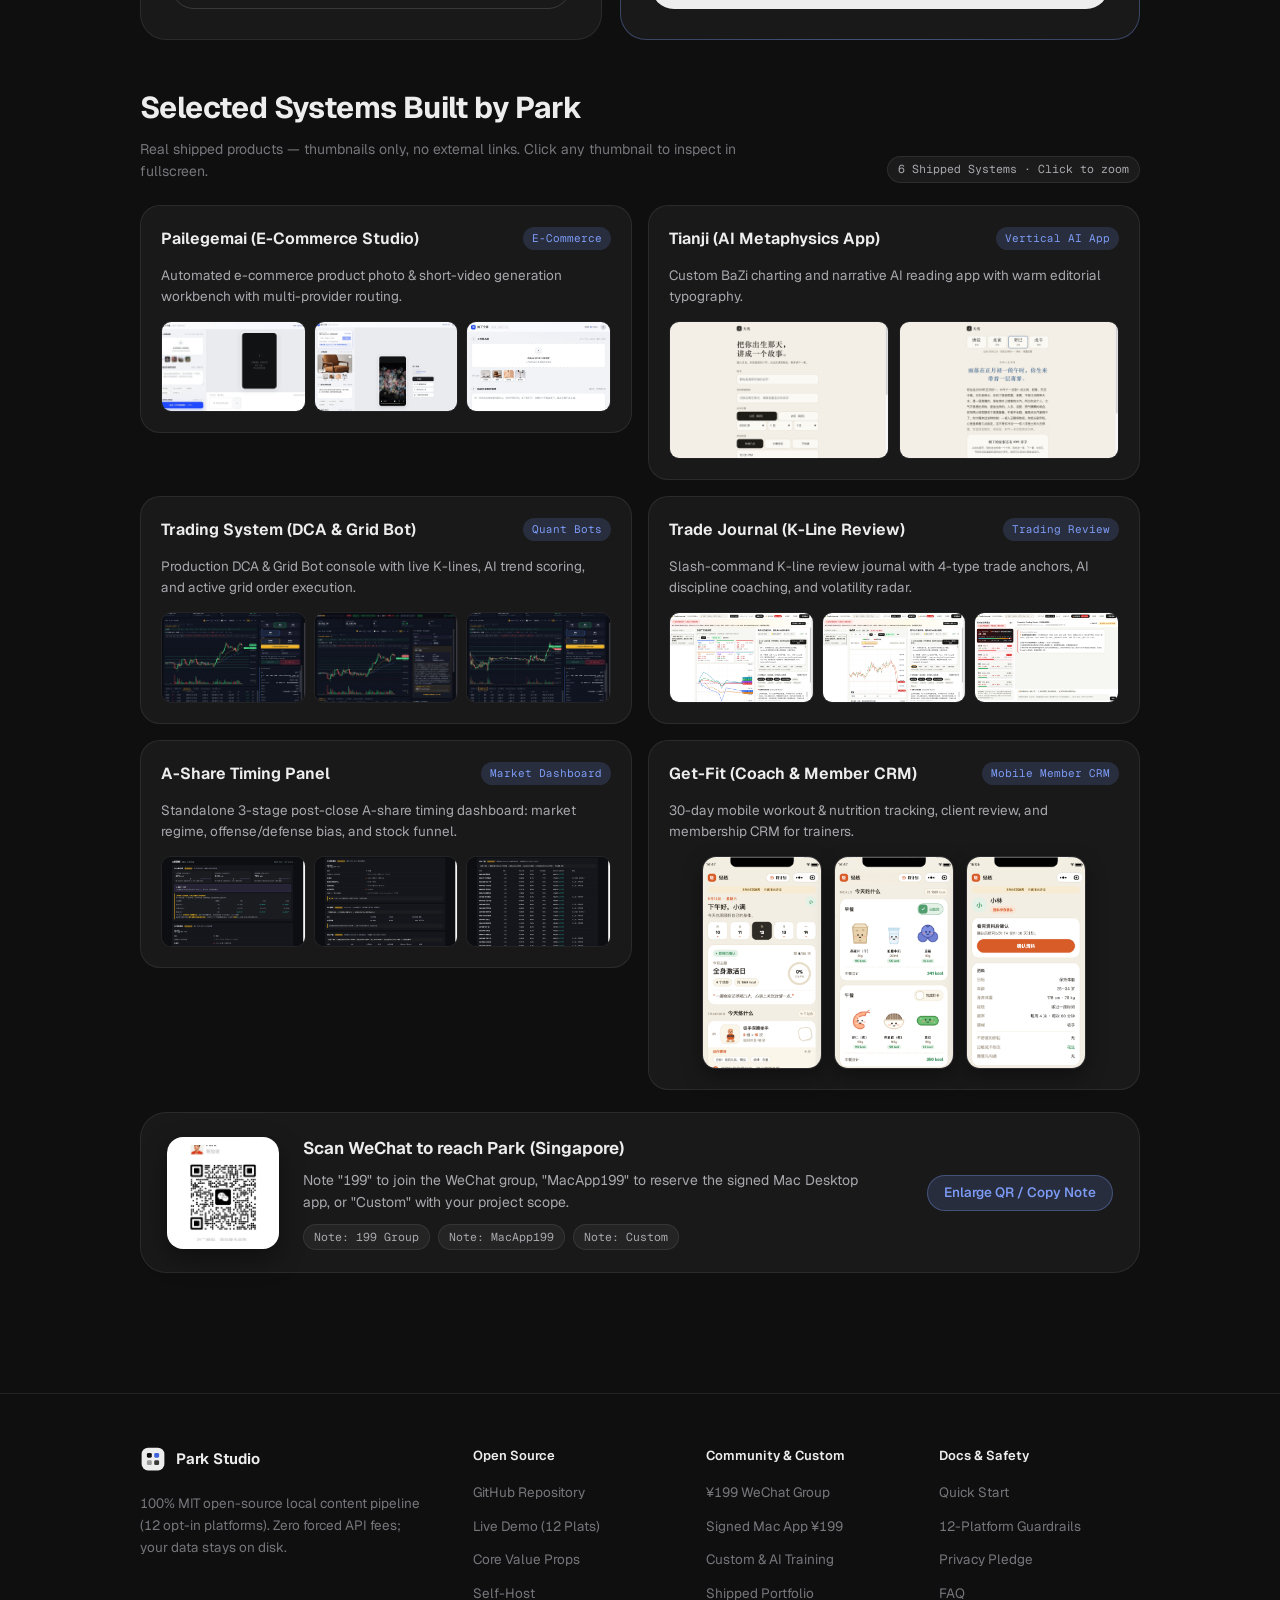
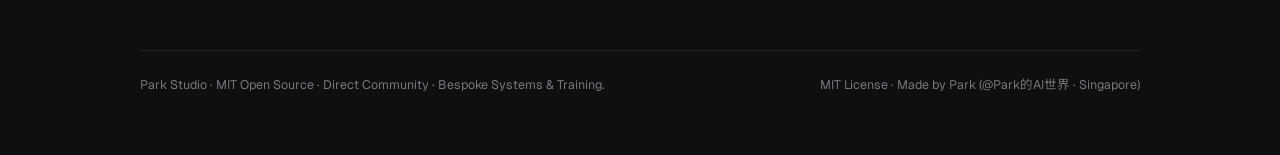
<file: site/en/index.html>
<!doctype html>
<html lang="en" data-force-lang="en" data-base="../">
<head>
  <meta charset="utf-8">
  <meta name="viewport" content="width=device-width,initial-scale=1,viewport-fit=cover">
  <title>Park Studio · Open-Source Local Content Studio (12 Opt-In Platforms)</title>
  <meta name="description" content="100% MIT open-source local content pipeline: one creator replaces a 4-person team across up to 12 opt-in platforms with local AI, dual-mode video cutting, safe autofill, and analytics.">
  <link rel="icon" href="../assets/favicon.svg" type="image/svg+xml">
  <link rel="preconnect" href="https://fonts.googleapis.com">
  <link rel="preconnect" href="https://fonts.gstatic.com" crossorigin>
  <link rel="stylesheet" href="https://fonts.googleapis.com/css2?family=Geist:wght@400;500;600;700&family=Geist+Mono:wght@400;500;600&family=Noto+Sans+SC:wght@400;500;600;700;900&display=swap">
  <link rel="stylesheet" href="../assets/site.css?v=20261125d">
</head>
<body>
  <div id="root"></div>
  <script src="../assets/site.js?v=20261125d"></script>
</body>
</html>
</file>
<file: site/demo/static/css/tokens.css>
/* Park Studio 设计系统 — Calends 极简黑白灰 + 靛蓝（Radix 12-Step 精密中性灰 · 深色默认 / 浅色高对比） */
:root {
  /* Light theme tokens */
  --ground: #F9F9FA;
  --surface: #FFFFFF;
  --sunk: #F3F3F5;
  --hover: rgba(0, 0, 0, .04);
  --press: rgba(0, 0, 0, .08);
  --line: rgba(0, 0, 0, .11);
  --line-soft: rgba(0, 0, 0, .065);

  /* Frosted top dock */
  --glass-bg: rgba(255, 255, 255, .80);
  --glass-bg-strong: rgba(255, 255, 255, .94);
  --glass-border: rgba(0, 0, 0, .085);
  --glass-hairline: rgba(0, 0, 0, .06);
  --glass-thumb: rgba(0, 0, 0, .065);
  --glass-thumb-hi: rgba(255, 255, 255, .96);
  --glass-shadow: 0 8px 24px -10px rgba(0, 0, 0, .10), 0 1px 3px rgba(0, 0, 0, .05);
  --glass-shadow-sm: 0 4px 16px -8px rgba(0, 0, 0, .08), 0 1px 2px rgba(0, 0, 0, .04);
  --spring: cubic-bezier(0.34, 1.5, 0.64, 1);

  --ink: #111113;
  --ink-2: #55555B;
  --ink-3: #86868D;

  /* High-contrast monochrome primary CTA */
  --cta-bg: #111113;
  --cta-hover: #27272A;
  --cta-ink: #FFFFFF;
  --on-accent: #FFFFFF;

  /* Indigo semantic accent (Calends palette) */
  --accent: #3E63DD;
  --accent-hover: #3358D4;
  --accent-soft: rgba(62, 99, 221, .10);
  --accent-line: rgba(62, 99, 221, .28);

  --good: #30A46C;
  --good-soft: rgba(48, 164, 108, .11);
  --hot: #D97706;
  --hot-soft: rgba(217, 119, 6, .11);
  --warn: #E5484D;
  --warn-soft: rgba(229, 72, 77, .11);
  --info: #3E63DD;
  --info-soft: rgba(62, 99, 221, .10);
  --pub: #7C5CE6;
  --pub-soft: rgba(124, 92, 230, .11);
  --pack: #12A594;
  --pack-soft: rgba(18, 165, 148, .11);
  --idle: #76767B;
  --idle-soft: rgba(0, 0, 0, .055);

  /* 平台品牌色（保留识别度） */
  --p-douyin: #18181B;
  --p-xhs: #E5484D;
  --p-bilibili: #00A1D6;
  --p-channels: #F76B15;
  --p-youtube: #E52D27;
  --p-x: #3F3F46;
  --p-wechat: #30A46C;
  --p-site: #3E63DD;

  /* 兼容辅助暗色块 */
  --rail: #0F0F10;
  --rail-2: #171718;
  --rail-3: #222224;
  --rail-ink: #EDEDED;
  --rail-dim: #76767B;
  --rail-mute: #A8A8AD;
  --rail-line: rgba(255, 255, 255, .09);
  --rail-hot: #7C9BF5;
  --rail-live: #3DD68C;
  --brand-ink: #55555B;
  --brand-hi: #EDEDED;
  --brand-dot: #3E63DD;

  --studio-bg: #121213;
  --studio-panel: #19191A;
  --studio-line: rgba(255, 255, 255, .10);
  --studio-ink: #EDEDED;
  --studio-gold: #7C9BF5;

  --shadow-1: 0 1px 2px rgba(0, 0, 0, .04);
  --shadow-2: 0 2px 6px rgba(0, 0, 0, .04), 0 10px 26px -10px rgba(0, 0, 0, .08);
  --shadow-3: 0 24px 64px -16px rgba(0, 0, 0, .22);
  --lift: 0 2px 6px rgba(0, 0, 0, .05), 0 20px 40px -20px rgba(0, 0, 0, .18);
  --scrim: rgba(0, 0, 0, .42);

  --sans: "Geist", "Noto Sans SC", -apple-system, BlinkMacSystemFont, "PingFang SC", "Hiragino Sans GB", "Microsoft YaHei", sans-serif;
  --serif: "Geist", "Noto Sans SC", -apple-system, BlinkMacSystemFont, "PingFang SC", sans-serif;
  --mono: "Geist Mono", "IBM Plex Mono", ui-monospace, "SF Mono", Menlo, monospace;

  --ease: cubic-bezier(.16, 1, .3, 1);
  --ease-in: cubic-bezier(.16, 1, .3, 1);
  --fast: 120ms;
  --mid: 200ms;
  --side: 244px;
}

:root[data-theme="dark"] {
  --ground: #0F0F10;
  --surface: #171718;
  --sunk: #121213;
  --hover: rgba(255, 255, 255, .045);
  --press: rgba(255, 255, 255, .085);
  --line: rgba(255, 255, 255, .12);
  --line-soft: rgba(255, 255, 255, .075);

  --glass-bg: rgba(22, 22, 24, .78);
  --glass-bg-strong: rgba(25, 25, 27, .94);
  --glass-border: rgba(255, 255, 255, .09);
  --glass-hairline: rgba(255, 255, 255, .06);
  --glass-thumb: rgba(255, 255, 255, .10);
  --glass-thumb-hi: rgba(255, 255, 255, .14);
  --glass-shadow: inset 0 1px 0 rgba(255, 255, 255, .08), 0 14px 36px -12px rgba(0, 0, 0, .68);
  --glass-shadow-sm: inset 0 1px 0 rgba(255, 255, 255, .06), 0 8px 22px -10px rgba(0, 0, 0, .54);

  --ink: #EDEDED;
  --ink-2: #A8A8AD;
  --ink-3: #76767B;

  /* High-contrast white-on-obsidian primary CTA (Calends dark signature) */
  --cta-bg: #EDEDED;
  --cta-hover: #FFFFFF;
  --cta-ink: #0D0D0D;
  --on-accent: #0D0D0D;

  --accent: #7C9BF5;
  --accent-hover: #96B0F8;
  --accent-soft: rgba(124, 155, 245, .15);
  --accent-line: rgba(124, 155, 245, .32);

  --good: #3DD68C;
  --good-soft: rgba(61, 214, 140, .14);
  --hot: #F5A524;
  --hot-soft: rgba(245, 165, 36, .15);
  --warn: #FF5A5F;
  --warn-soft: rgba(255, 90, 95, .15);
  --info: #7C9BF5;
  --info-soft: rgba(124, 155, 245, .15);
  --pub: #A78BFA;
  --pub-soft: rgba(167, 139, 250, .15);
  --pack: #2DD4BF;
  --pack-soft: rgba(45, 212, 191, .15);
  --idle: #8E8E93;
  --idle-soft: rgba(255, 255, 255, .07);

  --p-douyin: #E5E5E7;
  --p-x: #A1A1AA;

  --rail: #0B0B0C;
  --rail-2: #151516;
  --rail-3: #1E1E20;

  --shadow-1: 0 1px 2px rgba(0, 0, 0, .35);
  --shadow-2: 0 2px 8px rgba(0, 0, 0, .4), 0 12px 28px -12px rgba(0, 0, 0, .45);
  --shadow-3: 0 24px 64px rgba(0, 0, 0, .68);
  --lift: 0 2px 6px rgba(0, 0, 0, .4), 0 24px 48px -24px rgba(0, 0, 0, .75);
  --scrim: rgba(0, 0, 0, .64);
  color-scheme: dark;
}

* { box-sizing: border-box; }
html, body { height: 100%; }
body {
  margin: 0;
  background: var(--ground);
  color: var(--ink);
  font: 14px/1.6 var(--sans);
  font-feature-settings: "ss01";
  font-variant-numeric: tabular-nums;
  -webkit-font-smoothing: antialiased;
}
button, input, select, textarea { font: inherit; color: inherit; }
a { color: var(--accent); text-decoration: none; }
a:hover { text-decoration: underline; }
:focus-visible { outline: 2px solid var(--accent); outline-offset: 2px; }
[hidden] { display: none !important; }
svg.i { width: 16px; height: 16px; flex: none; stroke: currentColor; fill: none; stroke-width: 1.85; stroke-linecap: round; stroke-linejoin: round; }
svg.i.lg { width: 20px; height: 20px; }
svg.i.sm { width: 13px; height: 13px; }
.m0 { margin: 0; }
.min0 { min-width: 0; }
.grow { flex: 1; }
.sub { color: var(--ink-3); font-size: 13px; }
.mono { font-family: var(--mono); }
.clip1 { overflow: hidden; text-overflow: ellipsis; white-space: nowrap; }
.clip2 { display: -webkit-box; -webkit-line-clamp: 2; -webkit-box-orient: vertical; overflow: hidden; }
.row { display: flex; align-items: center; gap: 10px; flex-wrap: wrap; }
.stack { display: flex; flex-direction: column; gap: 12px; }
.stack.tight { gap: 6px; }
.rel { position: relative; }
</file>
<file: site/demo/static/css/layout.css>
/* 外框布局 — Apple Liquid Glass 悬浮毛玻璃双层顶栏（零侧边栏，100% 全宽 Mac App 呼吸感） */
.app {
  min-height: 100vh;
  display: flex;
  flex-direction: column;
  background: var(--ground);
}

/* ========== 悬浮毛玻璃双层顶栏（Row 1 主 5 Tab 玻璃胶囊 + Row 2 二级玻璃分段栏） ========== */
.top-dock {
  position: sticky;
  top: 0;
  z-index: 40;
  pointer-events: none;
  padding: 12px 24px 8px;
  display: flex;
  flex-direction: column;
  align-items: center;
  gap: 8px;
  background: linear-gradient(
    180deg,
    color-mix(in srgb, var(--ground) 92%, transparent) 0%,
    color-mix(in srgb, var(--ground) 64%, transparent) 66%,
    transparent 100%
  );
}
.top-dock-row {
  width: 100%;
  max-width: 1360px;
  display: grid;
  grid-template-columns: 1fr auto 1fr;
  align-items: center;
  gap: 12px;
}
.top-dock-row > * { pointer-events: auto; }
.top-left { display: flex; align-items: center; gap: 8px; justify-self: start; min-width: 0; }
:root.macos-app .top-left { padding-left: 68px; }
:root.macos-app .top-dock { padding-top: 10px; }
.top-center { justify-self: center; }
.top-right { display: flex; align-items: center; gap: 7px; justify-self: end; }

/* 通用毛玻璃岛屿材质 */
.lg-island {
  background: var(--glass-bg);
  backdrop-filter: blur(26px) saturate(200%);
  -webkit-backdrop-filter: blur(26px) saturate(200%);
  border: 1px solid var(--glass-border);
  box-shadow: var(--glass-shadow-sm);
}

/* 左上：品牌玻璃小胶囊 */
.lg-brand {
  display: inline-flex;
  align-items: center;
  gap: 8px;
  height: 42px;
  padding: 0 14px 0 10px;
  border-radius: 999px;
  color: var(--ink) !important;
  text-decoration: none !important;
  transition: transform var(--fast), box-shadow var(--fast);
}
.lg-brand:hover { transform: translateY(-0.5px); box-shadow: var(--glass-shadow); }
.brand-mark { width: 24px; height: 24px; flex: none; }
.brand-mark .bm1 { stroke: var(--ink-3); }
.brand-mark .bm2 { stroke: var(--ink); }
.brand-mark .bm3 { fill: var(--accent); }
.lg-brand b {
  font-family: var(--sans);
  font-weight: 650;
  font-size: 14.5px;
  letter-spacing: -.015em;
  line-height: 1;
  white-space: nowrap;
}

/* 正中：Liquid Glass 5-Tab 悬浮大胶囊（[ 中控 | 选题 | 剪辑 | 发布 | 复盘 ]） */
.lg-pill {
  position: relative;
  display: inline-flex;
  align-items: center;
  height: 46px;
  padding: 4px;
  border-radius: 999px;
  gap: 2px;
  background: var(--glass-bg);
  backdrop-filter: blur(28px) saturate(210%);
  -webkit-backdrop-filter: blur(28px) saturate(210%);
  border: 1px solid var(--glass-border);
  box-shadow: var(--glass-shadow);
}
.lg-thumb {
  position: absolute;
  top: 4px;
  bottom: 4px;
  left: 0;
  width: 0;
  border-radius: 999px;
  background: var(--glass-thumb);
  box-shadow: inset 0 1px 0.5px var(--glass-thumb-hi), 0 1px 3px rgba(15, 23, 42, .06);
  pointer-events: none;
  opacity: 0;
  transform: translateX(0);
  transition:
    transform 430ms var(--spring),
    width 430ms var(--spring),
    opacity 180ms ease;
  will-change: transform, width;
}
.lg-thumb.ready { opacity: 1; }
.lg-thumb.no-anim { transition: none !important; }

.lg-tab {
  position: relative;
  z-index: 1;
  display: inline-flex;
  align-items: center;
  justify-content: center;
  gap: 6px;
  height: 38px;
  padding: 0 16px;
  border: 0;
  border-radius: 999px;
  background: transparent;
  color: var(--ink-2);
  font-size: 13.5px;
  font-weight: 500;
  cursor: pointer;
  white-space: nowrap;
  user-select: none;
  transition: color 180ms ease, transform 140ms var(--spring);
}
.lg-tab svg.i { width: 15px; height: 15px; stroke-width: 2; transition: color 180ms ease, transform 240ms var(--spring); }
.lg-tab:hover { color: var(--ink); }
.lg-tab:active { transform: scale(.95); }
.lg-tab.on { color: var(--ink); font-weight: 700; }
.lg-tab.on svg.i { color: var(--accent); transform: scale(1.06); }
.lg-tab .tab-dot {
  min-width: 16px;
  height: 16px;
  padding: 0 4px;
  border-radius: 999px;
  background: var(--warn);
  color: #fff;
  font-size: 10px;
  font-weight: 700;
  font-family: var(--mono);
  display: inline-grid;
  place-items: center;
  line-height: 1;
}

/* 右上：独立玻璃圆形/胶囊工具岛（参考 Muse / Threads） */
.lg-btn {
  display: inline-flex;
  align-items: center;
  justify-content: center;
  gap: 6px;
  height: 40px;
  padding: 0 13px;
  border-radius: 999px;
  color: var(--ink-2);
  font-size: 12.5px;
  font-weight: 500;
  cursor: pointer;
  white-space: nowrap;
  text-decoration: none !important;
  transition: color var(--fast), transform var(--fast), box-shadow var(--fast);
}
.lg-btn:hover { color: var(--ink); transform: translateY(-0.5px); box-shadow: var(--glass-shadow); }
.lg-btn:active { transform: scale(.96); }
.lg-btn.circ { width: 40px; padding: 0; }
.lg-btn.on { color: var(--accent); font-weight: 600; }
.wendy-av {
  width: 20px;
  height: 20px;
  border-radius: 50%;
  background: var(--accent);
  color: #fff;
  display: grid;
  place-items: center;
  font-size: 11px;
  font-weight: 700;
  flex: none;
}

/* Row 2：双层顶栏二级毛玻璃胶囊（按当前工作台平滑显隐） */
.sub-dock {
  pointer-events: auto;
  display: flex;
  align-items: center;
  justify-content: center;
  min-height: 0;
  transition: opacity 180ms ease;
}
.sub-dock:empty { display: none; }
.lg-subbar {
  position: relative;
  display: inline-flex;
  align-items: center;
  height: 36px;
  padding: 3px;
  border-radius: 999px;
  gap: 2px;
  background: var(--glass-bg);
  backdrop-filter: blur(22px) saturate(190%);
  -webkit-backdrop-filter: blur(22px) saturate(190%);
  border: 1px solid var(--glass-border);
  box-shadow: var(--glass-shadow-sm);
  max-width: calc(100vw - 32px);
  overflow-x: auto;
  scrollbar-width: none;
}
.lg-subbar::-webkit-scrollbar { display: none; }
.lg-sub-thumb {
  position: absolute;
  top: 3px;
  bottom: 3px;
  left: 0;
  width: 0;
  border-radius: 999px;
  background: var(--surface);
  box-shadow: 0 1px 3px rgba(15, 23, 42, .08), inset 0 1px 0 rgba(255, 255, 255, .9);
  pointer-events: none;
  opacity: 0;
  transition: transform 380ms var(--spring), width 380ms var(--spring), opacity 160ms ease;
}
:root[data-theme="dark"] .lg-sub-thumb {
  background: rgba(255, 255, 255, .14);
  box-shadow: inset 0 1px 0 rgba(255, 255, 255, .18);
}
.lg-sub-thumb.ready { opacity: 1; }
.lg-sub-thumb.no-anim { transition: none !important; }

.lg-subtab {
  position: relative;
  z-index: 1;
  display: inline-flex;
  align-items: center;
  gap: 5px;
  height: 30px;
  padding: 0 13px;
  border: 0;
  border-radius: 999px;
  background: transparent;
  color: var(--ink-2);
  font-size: 12.5px;
  font-weight: 500;
  cursor: pointer;
  white-space: nowrap;
  text-decoration: none !important;
  transition: color 160ms ease;
}
.lg-subtab:hover { color: var(--ink); }
.lg-subtab.on { color: var(--ink); font-weight: 700; }
.lg-subtab .scnt {
  font-family: var(--mono);
  font-size: 11px;
  color: var(--ink-3);
}
.lg-subtab .scnt.hot {
  padding: 0 5px;
  border-radius: 999px;
  background: var(--hot-soft);
  color: var(--hot);
  font-weight: 700;
}

/* 右上角毛玻璃「更多与资产」浮层菜单 */
.lg-menu {
  position: absolute;
  right: 0;
  top: calc(100% + 10px);
  width: 242px;
  background: var(--glass-bg-strong);
  backdrop-filter: blur(28px) saturate(200%);
  -webkit-backdrop-filter: blur(28px) saturate(200%);
  color: var(--ink);
  border: 1px solid var(--glass-border);
  border-radius: 16px;
  padding: 7px;
  box-shadow: var(--shadow-3);
  z-index: 80;
  animation: rise 150ms var(--ease-in);
}
.lg-menu a, .lg-menu button {
  display: flex;
  align-items: center;
  gap: 9px;
  width: 100%;
  padding: 8px 10px;
  border: 0;
  border-radius: 9px;
  background: transparent;
  color: var(--ink);
  font-size: 13px;
  text-align: left;
  cursor: pointer;
  text-decoration: none !important;
}
.lg-menu a:hover, .lg-menu button:hover { background: var(--hover); }
.lg-menu .rp-sep { height: 1px; background: var(--line-soft); margin: 5px 6px; }
.lg-menu .rp-lbl { font-size: 11px; color: var(--ink-3); padding: 4px 10px 2px; }

/* 主画布：满宽呼吸感，按页面类型居中 */
.main { min-width: 0; flex: 1; display: flex; flex-direction: column; }
.page {
  padding: 10px 32px 68px;
  display: flex;
  flex-direction: column;
  gap: 18px;
  width: 100%;
  max-width: 1320px;
  margin: 0 auto;
}
.page.narrow { max-width: 820px; }
.page.mid { max-width: 1040px; }
.page > * { animation: rise 240ms var(--ease-in) both; }
@keyframes rise { from { opacity: 0; transform: translateY(6px); } to { opacity: 1; transform: none; } }

.ph { display: flex; align-items: flex-end; justify-content: space-between; gap: 16px; flex-wrap: wrap; }
.ph h1 { font-size: 24px; line-height: 1.3; font-weight: 700; margin: 0; letter-spacing: -.015em; }
.ph p { margin: 4px 0 0; color: var(--ink-3); font-size: 13.5px; max-width: 68ch; }
.ph .acts { display: flex; gap: 8px; flex-wrap: wrap; align-items: center; }

/* 通用组件 */
.dot { width: 7px; height: 7px; border-radius: 50%; display: inline-block; flex: none; background: var(--idle); }
.dot.live { background: #30d158; }
.dot.warn { background: #ff9f0a; }
.dot.bad { background: #ff3b30; }

.btn {
  display: inline-flex;
  align-items: center;
  justify-content: center;
  gap: 6px;
  height: 33px;
  padding: 0 13px;
  border-radius: 9px;
  border: 1px solid var(--line);
  background: var(--surface);
  color: var(--ink);
  font-size: 13px;
  font-weight: 500;
  cursor: pointer;
  white-space: nowrap;
  text-decoration: none !important;
  transition: background var(--fast), border-color var(--fast), transform var(--fast);
}
.btn:hover { background: var(--sunk); border-color: var(--ink-3); }
.btn:active:not(:disabled) { transform: scale(.98); }
.btn.primary { background: var(--cta-bg); border-color: var(--cta-bg); color: var(--cta-ink); font-weight: 600; }
.btn.primary:hover { background: var(--cta-hover); border-color: var(--cta-hover); }
.btn.good { background: var(--good); border-color: var(--good); color: #fff; font-weight: 600; }
.btn.ghost { background: transparent; border-color: transparent; color: var(--ink-2); }
.btn.ghost:hover { background: var(--hover); color: var(--ink); }
.btn.s { height: 28px; padding: 0 10px; font-size: 12px; border-radius: 7px; }
.btn.icon { width: 33px; padding: 0; }
.btn.danger { color: var(--warn); border-color: var(--warn-soft); }
.btn.danger:hover { background: var(--warn-soft); border-color: var(--warn); }
.link-muted { background: none; border: 0; padding: 0; color: var(--ink-3); font-size: 12.5px; cursor: pointer; }
.link-muted:hover { color: var(--accent); text-decoration: underline; }

.card {
  background: var(--surface);
  border: 1px solid var(--line-soft);
  border-radius: 14px;
  padding: 18px 20px;
  box-shadow: var(--shadow-1);
}
.card.pad-0 { padding: 0; overflow: hidden; }
.card-h { display: flex; align-items: center; justify-content: space-between; gap: 10px; margin-bottom: 12px; }
.card-h h2, .card-h h3 { margin: 0; font-size: 15px; font-weight: 700; display: flex; align-items: center; gap: 8px; }

.seg {
  display: inline-flex;
  padding: 3px;
  border-radius: 10px;
  background: var(--sunk);
  border: 1px solid var(--line-soft);
  gap: 2px;
}
.seg button {
  border: 0;
  background: transparent;
  padding: 5px 12px;
  border-radius: 7px;
  font-size: 12.5px;
  font-weight: 500;
  color: var(--ink-2);
  cursor: pointer;
  white-space: nowrap;
}
.seg button:hover { color: var(--ink); }
.seg button.on { background: var(--surface); color: var(--ink); font-weight: 600; box-shadow: var(--shadow-1); }

/* 极简下划线子页签 */
.utabs { display: flex; gap: 18px; border-bottom: 1px solid var(--line-soft); margin-bottom: 4px; }
.utab {
  padding: 8px 2px 10px;
  border: 0;
  border-bottom: 2px solid transparent;
  background: transparent;
  color: var(--ink-3);
  font-size: 13.5px;
  font-weight: 500;
  cursor: pointer;
}
.utab:hover { color: var(--ink); }
.utab.on { color: var(--ink); font-weight: 700; border-bottom-color: var(--accent); }

.pill {
  display: inline-flex;
  align-items: center;
  gap: 4px;
  padding: 2px 8px;
  border-radius: 999px;
  font-size: 11.5px;
  font-weight: 600;
  background: var(--sunk);
  color: var(--ink-2);
  white-space: nowrap;
}
.pill.good { background: var(--good-soft); color: var(--good); }
.pill.accent { background: var(--accent-soft); color: var(--accent); }
.pill.warn { background: var(--warn-soft); color: var(--warn); }
.pill.info { background: var(--info-soft); color: var(--info); }
.pill.wait { background: var(--hot-soft); color: var(--hot); }

.badge {
  position: absolute;
  top: 4px;
  right: 4px;
  min-width: 15px;
  height: 15px;
  padding: 0 4px;
  border-radius: 99px;
  background: var(--warn);
  color: #fff;
  font-size: 10px;
  font-weight: 700;
  display: grid;
  place-items: center;
}

input[type=text], input[type=url], input[type=search], input[type=password], select, textarea {
  width: 100%;
  padding: 8px 11px;
  border-radius: 8px;
  border: 1px solid var(--line);
  background: var(--surface);
  color: var(--ink);
  font-size: 13.5px;
}
input:focus, select:focus, textarea:focus { border-color: var(--accent); outline: none; }

/* 平台彩色图标 */
.plg {
  --s: 20px;
  width: var(--s);
  height: var(--s);
  border-radius: 26%;
  display: inline-flex;
  align-items: center;
  justify-content: center;
  background: var(--pbg, #16181D);
  color: #fff;
  flex: none;
}
.plg svg { width: 60%; height: 60%; display: block; }
.plat-tag { display: inline-flex; align-items: center; gap: 6px; font-weight: 600; font-size: 13px; }

.tbl-wrap { overflow-x: auto; }
table.tbl { width: 100%; border-collapse: collapse; font-size: 13px; }
table.tbl th, table.tbl td { padding: 10px 14px; text-align: left; border-bottom: 1px solid var(--line-soft); vertical-align: middle; }
table.tbl th { font-size: 12px; font-weight: 500; color: var(--ink-3); background: var(--sunk); white-space: nowrap; }
table.tbl tbody tr:hover { background: var(--hover); }
table.tbl tbody tr:last-child td { border-bottom: 0; }
table.tbl .n { text-align: right; font-family: var(--mono); }

/* 弹层、模态框、⌘K、Wendy 抽屉 */
.pop {
  position: absolute;
  right: 0;
  top: calc(100% + 10px);
  width: min(360px, 92vw);
  background: var(--glass-bg-strong);
  backdrop-filter: blur(26px) saturate(190%);
  -webkit-backdrop-filter: blur(26px) saturate(190%);
  border: 1px solid var(--glass-border);
  border-radius: 16px;
  box-shadow: var(--shadow-3);
  z-index: 60;
  overflow: hidden;
}
.pop-h { display: flex; align-items: center; justify-content: space-between; padding: 11px 14px; border-bottom: 1px solid var(--line-soft); }
.pop-list { max-height: 360px; overflow-y: auto; }
.pop-item { display: flex; gap: 10px; padding: 10px 14px; border-bottom: 1px solid var(--line-soft); color: var(--ink) !important; text-decoration: none !important; font-size: 12.5px; }
.pop-item:hover { background: var(--hover); }
.pop-item.unread { background: color-mix(in srgb, var(--accent-soft) 35%, transparent); }
.pop-item small { display: block; color: var(--ink-3); font-size: 11px; margin-top: 2px; }

.modal-bg { position: fixed; inset: 0; background: var(--scrim); backdrop-filter: blur(4px); z-index: 90; display: grid; place-items: center; padding: 20px; }
.modal-box { width: min(640px, 96vw); max-height: 86vh; background: var(--surface); border: 1px solid var(--line); border-radius: 16px; box-shadow: var(--shadow-3); display: flex; flex-direction: column; overflow: hidden; }
.modal-box.wide { width: min(880px, 96vw); }
.modal-h { display: flex; align-items: center; justify-content: space-between; padding: 14px 18px; border-bottom: 1px solid var(--line-soft); }
.modal-h h3 { margin: 0; font-size: 15.5px; font-weight: 700; }
.modal-b { padding: 16px 18px; overflow-y: auto; flex: 1; }
.modal-f { display: flex; justify-content: flex-end; gap: 8px; padding: 11px 18px; border-top: 1px solid var(--line-soft); background: var(--sunk); }

.cmdk-box { width: min(540px, 94vw); background: var(--surface); border: 1px solid var(--line); border-radius: 16px; box-shadow: var(--shadow-3); overflow: hidden; }
.cmdk-box input { border: 0; border-bottom: 1px solid var(--line-soft); border-radius: 0; padding: 14px 18px; font-size: 15px; }
.cmdk-list { list-style: none; margin: 0; padding: 8px; max-height: 360px; overflow-y: auto; }
.cmdk-list li { display: flex; align-items: center; justify-content: space-between; padding: 8px 12px; border-radius: 8px; cursor: pointer; font-size: 13.5px; }
.cmdk-list li.on, .cmdk-list li:hover { background: var(--accent-soft); color: var(--accent); }

.wendy-drawer {
  position: fixed;
  top: 0; right: 0; bottom: 0;
  width: min(390px, 94vw);
  background: var(--surface);
  border-left: 1px solid var(--line);
  box-shadow: var(--shadow-3);
  z-index: 75;
  display: flex;
  flex-direction: column;
  transform: translateX(100%);
  transition: transform 220ms var(--ease);
}
.wendy-drawer.open { transform: none; }
.wd-head { display: flex; align-items: center; gap: 10px; padding: 13px 16px; border-bottom: 1px solid var(--line-soft); }
.wd-msgs { flex: 1; overflow-y: auto; padding: 14px; display: flex; flex-direction: column; gap: 10px; background: var(--sunk); }
.wd-msg { max-width: 90%; padding: 9px 12px; border-radius: 11px; font-size: 13px; line-height: 1.55; }
.wd-msg.ai { background: var(--surface); border: 1px solid var(--line-soft); align-self: flex-start; }
.wd-msg.me { background: var(--accent); color: var(--on-accent); align-self: flex-end; }
.wd-card { margin-top: 8px; padding: 9px 11px; border-radius: 8px; background: var(--sunk); border: 1px solid var(--line); }
.wd-chips { display: flex; gap: 6px; flex-wrap: wrap; padding: 8px 12px; border-top: 1px solid var(--line-soft); }
.wd-chip { padding: 4px 9px; border-radius: 99px; border: 1px solid var(--line); background: var(--sunk); font-size: 11.5px; cursor: pointer; }
.wd-chip:hover { border-color: var(--accent); color: var(--accent); }
.wd-in { display: flex; gap: 8px; padding: 10px 12px; border-top: 1px solid var(--line-soft); }

#tip {
  position: fixed; z-index: 95; pointer-events: none;
  background: rgba(16, 19, 23, .94); color: #fff;
  font-size: 12px; line-height: 1.5; padding: 7px 11px; border-radius: 8px;
  white-space: pre; display: none; box-shadow: 0 10px 24px rgba(0, 0, 0, .22);
}
#toasts {
  position: fixed; left: 50%; bottom: 20px; transform: translateX(-50%);
  z-index: 99; display: flex; flex-direction: column; align-items: center; gap: 8px; pointer-events: none;
}
.toast {
  pointer-events: auto; padding: 9px 16px; border-radius: 99px;
  background: #161A20; color: #fff; font-size: 13px; font-weight: 500;
  box-shadow: var(--shadow-3); animation: rise 160ms var(--ease-in);
}
.toast.good { border-left: 3px solid #3CC690; }
.toast.warn { border-left: 3px solid #FF9F0A; }

@media (max-width: 960px) {
  .top-dock { padding: 10px 14px 6px; }
  .top-dock-row { grid-template-columns: auto 1fr auto; }
  .lg-brand b { display: none; }
  .lg-brand { padding: 0 9px; }
  .lg-tab { padding: 0 11px; font-size: 12.5px; }
  .lg-btn .lbl { display: none; }
  .page { padding: 10px 16px 48px; }
}
@media (max-width: 680px) {
  .top-dock-row { grid-template-columns: 1fr; justify-items: center; gap: 8px; }
  .top-left, .top-right { display: none; }
  .lg-pill { max-width: 100%; overflow-x: auto; }
}
</file>
<file: site/demo/static/css/views.css>
/* 业务页面样式 — 极简呼吸感 + 四大工作台（选题 / 剪辑镜头表 / 发布闭环 / 复盘大屏） */

/* ========== 1. 中控大屏顶部「正在做」推进条（替代独立首页） ========== */
.wip-strip {
  display: grid;
  grid-template-columns: repeat(3, minmax(0, 1fr));
  gap: 12px;
}
@media (max-width: 940px) { .wip-strip { grid-template-columns: 1fr; } }
.wip-card {
  display: flex;
  align-items: center;
  gap: 13px;
  padding: 13px 16px;
  border-radius: 14px;
  border: 1px solid var(--line-soft);
  background: var(--surface);
  box-shadow: var(--shadow-1);
  text-align: left;
  cursor: pointer;
  transition: transform var(--fast), border-color var(--fast), box-shadow var(--fast);
}
.wip-card:hover { transform: translateY(-1px); border-color: var(--line); box-shadow: var(--shadow-2); }
.wip-card.primary {
  background: color-mix(in srgb, var(--accent-soft) 52%, var(--surface));
  border-color: var(--accent-line);
}
.wip-card.primary:hover { border-color: var(--accent); }
.wip-card.warn {
  background: color-mix(in srgb, var(--hot-soft) 52%, var(--surface));
  border-color: color-mix(in srgb, var(--hot) 32%, var(--line-soft));
}
.wip-ic {
  width: 36px; height: 36px; border-radius: 10px; flex: none;
  display: grid; place-items: center;
  background: var(--sunk); color: var(--ink-2);
}
.wip-card.primary .wip-ic { background: var(--accent); color: var(--on-accent); }
.wip-card.warn .wip-ic { background: var(--hot); color: #0D0D0D; }
.wip-tag { font-size: 11.5px; font-weight: 600; color: var(--ink-3); display: flex; align-items: center; gap: 6px; }
.wip-card.primary .wip-tag { color: var(--accent); }
.wip-card.warn .wip-tag { color: var(--hot); }
.wip-go { font-size: 12px; font-weight: 600; color: var(--accent); white-space: nowrap; margin-left: auto; }
.wip-card.warn .wip-go { color: var(--hot); }

.hm-now {
  display: flex;
  align-items: center;
  gap: 14px;
  width: 100%;
  padding: 14px 18px;
  border-radius: 13px;
  border: 1px solid var(--accent-line);
  background: var(--accent-soft);
  cursor: pointer;
  text-align: left;
}
.hm-now:hover { border-color: var(--accent); }
.hm-ic {
  width: 34px; height: 34px; border-radius: 9px;
  background: var(--surface); border: 1px solid var(--line-soft);
  display: grid; place-items: center; color: var(--accent); flex: none;
}
.hm-now .hm-ic { background: var(--accent); color: var(--on-accent); border-color: var(--accent); }
.hm-grid { display: grid; grid-template-columns: repeat(2, minmax(0, 1fr)); gap: 16px; }
@media (max-width: 780px) { .hm-grid { grid-template-columns: 1fr; } }

.hm-peek {
  background: var(--surface);
  border: 1px solid var(--line-soft);
  border-radius: 13px;
  padding: 16px 18px;
  text-align: left;
  cursor: pointer;
  display: flex;
  flex-direction: column;
  gap: 10px;
  box-shadow: var(--shadow-1);
}
.hm-peek:hover { border-color: var(--line); box-shadow: var(--shadow-2); }
.hm-ph { display: flex; align-items: center; gap: 9px; }
.hm-ph b { font-size: 14.5px; }
.hm-ph .hm-more { margin-left: auto; font-size: 12px; color: var(--accent); }
.hm-lines { display: flex; flex-direction: column; gap: 0; border-top: 1px solid var(--line-soft); }
.hm-line {
  display: flex; align-items: center; gap: 10px;
  padding: 9px 0; border-bottom: 1px solid var(--line-soft);
  font-size: 13px; color: var(--ink-2);
}
.hm-line:last-child { border-bottom: 0; padding-bottom: 0; }
.hm-i { color: var(--ink-3); font-style: normal; font-size: 12px; font-family: var(--mono); width: 14px; flex: none; }
.mini-pm { display: inline-flex; gap: 3px; }
.mini-pm i {
  width: 18px; height: 18px; border-radius: 4px; font-style: normal;
  font-size: 10px; font-weight: 700; display: grid; place-items: center;
  background: var(--sunk); color: var(--ink-3);
}
.mini-pm i.on { background: var(--good-soft); color: var(--good); }
.mini-pm i.wait { background: var(--hot-soft); color: var(--hot); }

.hm-drop {
  border: 1.5px dashed var(--accent-line);
  border-radius: 13px;
  background: color-mix(in srgb, var(--accent-soft) 24%, var(--surface));
  padding: 18px 20px;
}
.hm-drop.over { border-color: var(--accent); background: var(--accent-soft); }
.hm-drop-in { display: flex; align-items: center; gap: 14px; flex-wrap: wrap; }

/* ========== 2. 选题工作台（主从双栏 / 爆款流 / 骨架手风琴 / 审稿标注 / 定稿网格） ========== */
.two-col { display: grid; grid-template-columns: minmax(260px, .82fr) minmax(0, 1.38fr); gap: 16px; align-items: start; }
@media (max-width: 860px) { .two-col { grid-template-columns: 1fr; } }
.list-col { display: flex; flex-direction: column; gap: 6px; }
.list-item {
  width: 100%; text-align: left; padding: 12px 14px;
  border-radius: 10px; border: 1px solid var(--line-soft);
  background: var(--surface); cursor: pointer;
  display: flex; flex-direction: column; gap: 4px;
}
.list-item:hover { border-color: var(--line); }
.list-item.on { border-color: var(--accent-line); background: color-mix(in srgb, var(--accent-soft) 42%, var(--surface)); }

/* 对齐 xuanti 工作台：日报两栏（左按期按分区快讯列表 + 右沉浸原文阅读器） */
.src-split { display: grid; grid-template-columns: minmax(320px, 415px) minmax(0, 1fr); gap: 16px; align-items: start; }
@media (max-width: 920px) { .src-split { grid-template-columns: minmax(0, 1fr); } }
.card.flush.src-list { padding: 0; overflow: visible; border-radius: 13px; }
.src-issue-h {
  display: flex; align-items: center; gap: 12px; padding: 14px 16px;
  border-bottom: 1px solid var(--line-soft);
  border-radius: 13px 13px 0 0; background: var(--surface);
}
.src-issue-h .min0 { flex: 1; display: flex; flex-direction: column; gap: 2px; }
.src-issue-h select {
  width: auto; min-width: 122px; height: 32px; padding: 0 26px 0 11px;
  font-size: 13px; font-family: var(--mono); border-radius: 8px;
  border: 1px solid var(--line); background: var(--surface); color: var(--ink); cursor: pointer;
}
.src-day {
  position: sticky; top: 108px; z-index: 2;
  padding: 8px 16px; font-size: 12px; font-weight: 600; color: var(--ink-3);
  background: var(--sunk); border-bottom: 1px solid var(--line-soft);
}
.src-group {
  padding: 11px 16px 5px; font-size: 12px; font-weight: 700;
  color: var(--accent); background: var(--surface);
}
.src-row {
  display: flex; flex-direction: column; gap: 5px;
  padding: 12px 16px; border-bottom: 1px solid var(--line-soft);
  border-left: 3px solid transparent; cursor: pointer;
  background: var(--surface); transition: background var(--fast);
}
.src-row:last-child { border-bottom: 0; border-radius: 0 0 13px 13px; }
.src-row:hover { background: var(--hover); }
.src-row.on {
  background: color-mix(in srgb, var(--accent-soft) 72%, var(--surface));
  border-left-color: var(--accent);
}
.src-meta { display: flex; align-items: center; gap: 7px; min-width: 0; font-size: 12px; color: var(--ink-3); }
.src-meta .sub { white-space: nowrap; overflow: hidden; text-overflow: ellipsis; min-width: 0; font-size: 12px; }
.src-t {
  all: unset; cursor: pointer; font-size: 15px; font-weight: 700;
  line-height: 1.45; color: var(--ink); overflow-wrap: anywhere;
}
.src-row:hover .src-t { color: var(--ink); }
.src-orig {
  font-size: 12.5px; font-weight: 400; color: var(--ink-3);
  white-space: nowrap; text-decoration: none; margin-left: 5px;
}
.src-orig:hover { color: var(--accent); text-decoration: underline; }
.src-x {
  margin: 0; font-size: 12.5px; line-height: 1.58; color: var(--ink-3);
  display: -webkit-box; -webkit-line-clamp: 2; -webkit-box-orient: vertical; overflow: hidden;
}

.src-read {
  position: sticky; top: 112px; max-height: calc(100vh - 132px); overflow-y: auto;
  padding: 22px 26px; display: flex; flex-direction: column; gap: 14px; border-radius: 13px;
}
@media (max-width: 920px) { .src-read { position: static; max-height: none; } }
.src-read-h {
  display: flex; flex-direction: column; gap: 10px;
  padding-bottom: 14px; border-bottom: 1px solid var(--line-soft);
}
.src-read-h h2 { margin: 0; font-size: 20px; font-weight: 700; line-height: 1.4; overflow-wrap: anywhere; color: var(--ink); }
.src-cat-pill {
  display: inline-flex; align-items: center; width: fit-content;
  padding: 2px 10px; border-radius: 999px; font-size: 12px; font-weight: 500;
  color: var(--ink-2); background: var(--sunk); border: 1px solid var(--line-soft);
}
.src-daily { display: flex; flex-direction: column; gap: 10px; }
.src-daily p { margin: 0; font-size: 15.5px; line-height: 1.82; color: var(--ink); }
.src-deep {
  display: flex; flex-direction: column; gap: 8px;
  padding: 13px 16px; border-radius: 10px; background: var(--sunk);
  border: 1px solid var(--line-soft);
}
.src-full-h { font-weight: 700; font-size: 12.5px; color: var(--ink); margin-top: 2px; }
.src-md { font-size: 14.5px; line-height: 1.8; color: var(--ink-2); overflow-wrap: anywhere; }
.src-md h3 { margin: 8px 0 8px; font-size: 15.5px; font-weight: 700; line-height: 1.45; color: var(--ink); }
.src-md h4 { margin: 10px 0 6px; font-size: 14.5px; font-weight: 700; color: var(--ink); }
.src-md p { margin: 0 0 11px; }
.src-md p:last-child { margin-bottom: 0; }
.src-md ul, .src-md ol { margin: 6px 0 12px; padding-left: 20px; display: flex; flex-direction: column; gap: 6px; }
.src-md li { line-height: 1.7; }
.src-md blockquote { margin: 8px 0; padding: 6px 12px; border-left: 3px solid var(--accent-line); background: var(--sunk); border-radius: 0 6px 6px 0; color: var(--ink-2); }
.src-md code { font-family: var(--mono); font-size: 12.5px; padding: 1px 5px; border-radius: 4px; background: var(--sunk); }
.src-md a { color: var(--accent); text-decoration: none; }
.src-md a:hover { text-decoration: underline; }
.src-md hr { border: 0; border-top: 1px solid var(--line-soft); margin: 14px 0; }
.src-notice {
  padding: 11px 14px; border-radius: 10px; font-size: 13px; line-height: 1.6;
  background: var(--sunk); color: var(--ink-3); border: 1px solid var(--line-soft);
}

/* 搞钱日报（Pete 赚钱卡）与开发日报（完全对齐 topic-studio 管理员版） */
.money-detail { display: flex; flex-direction: column; gap: 16px; }
.money-media { display: flex; flex-direction: column; gap: 8px; }
.money-media figure { margin: 0; display: flex; flex-direction: column; gap: 4px; }
.money-hero img { display: block; width: 100%; max-height: 440px; object-fit: contain; border-radius: 10px; background: var(--sunk); border: 1px solid var(--line-soft); }
.money-thumbs { display: flex; gap: 8px; overflow-x: auto; }
.money-thumb { flex: 0 0 auto; width: 120px; }
.money-thumb img { display: block; width: 100%; height: 80px; object-fit: cover; border-radius: 7px; border: 1px solid var(--line-soft); }
.money-thumb figcaption { font-size: 11.5px; color: var(--ink-3); overflow: hidden; text-overflow: ellipsis; white-space: nowrap; }
.money-what { font-size: 15.5px; line-height: 1.75; color: var(--ink-2); }
.money-stats { display: grid; grid-template-columns: repeat(auto-fit, minmax(136px, 1fr)); gap: 9px; }
.money-stat { background: var(--accent-soft); border-radius: 10px; padding: 12px 13px; display: flex; flex-direction: column; gap: 3px; min-width: 0; }
.money-stat b { font-size: 20px; line-height: 1.2; color: var(--accent); font-family: var(--mono); }
.money-ref { font-size: 11.5px; color: var(--ink-2); text-decoration: underline; }
.money-proof { background: var(--accent-soft); border-radius: 10px; padding: 12px 16px; display: flex; flex-direction: column; gap: 4px; }
.money-num { color: var(--accent); font-weight: 700; }
.money-lbl { font-size: 12px; font-weight: 600; color: var(--ink-3); letter-spacing: .04em; }
.money-sec { display: flex; flex-direction: column; gap: 4px; }

.pd-day { display: flex; flex-direction: column; gap: 4px; }
.pd-day-h { font-size: 13px; color: var(--ink-3); font-weight: 700; }
.pd-older { display: flex; flex-direction: column; gap: 12px; }
.pd-older > summary { cursor: pointer; font-size: 13px; color: var(--ink-3); }
.pd-list { list-style: none; margin: 0; padding: 0; display: flex; flex-direction: column; }
.pd-list li { display: flex; align-items: flex-start; gap: 12px; padding: 9px 0; border-top: 1px solid var(--line-soft); font-size: 14px; }
.pd-list li:first-child { border-top: 0; }
.pd-list li > .min0 { flex: 1; display: flex; flex-direction: column; gap: 2px; }

.feed-card {
  display: grid; grid-template-columns: 74px minmax(0, 1fr) auto;
  gap: 16px; align-items: start; padding: 16px 18px;
  background: var(--surface); border: 1px solid var(--line-soft); border-radius: 13px;
}
.feed-mult { text-align: center; padding: 8px 4px; border-radius: 9px; background: var(--accent-soft); color: var(--accent); }
.feed-mult b { display: block; font-size: 20px; font-family: var(--mono); line-height: 1.1; }
.feed-mult small { font-size: 11px; }
.callout-warm {
  padding: 10px 13px; border-radius: 9px;
  background: color-mix(in srgb, var(--accent-soft) 45%, var(--surface));
  border-left: 3px solid var(--accent);
  font-size: 13px; color: var(--ink-2); line-height: 1.6;
}

.hook-opt {
  display: flex; align-items: flex-start; gap: 10px;
  padding: 11px 14px; border-radius: 10px;
  border: 1px solid var(--line-soft); background: var(--surface);
  cursor: pointer; text-align: left; width: 100%;
}
.hook-opt.on { border-color: var(--accent); background: color-mix(in srgb, var(--accent-soft) 45%, var(--surface)); }
.hook-opt input { margin-top: 3px; accent-color: var(--accent); width: auto; }

.script-ed {
  width: 100%; min-height: 280px; padding: 15px; border-radius: 10px;
  border: 1px solid var(--line-soft); background: var(--sunk);
  font-size: 14.5px; line-height: 1.85; resize: vertical;
}
.ann-del { text-decoration: line-through; background: var(--hot-soft); color: var(--hot); padding: 1px 4px; border-radius: 4px; }
.ann-gap { background: var(--info-soft); color: var(--info); padding: 1px 5px; border-radius: 4px; }
.tag-new { background: var(--good-soft); color: var(--good); padding: 1px 6px; border-radius: 4px; font-size: 11.5px; font-weight: 700; margin-right: 4px; }
.tag-edit { background: var(--info-soft); color: var(--info); padding: 1px 6px; border-radius: 4px; font-size: 11.5px; font-weight: 700; margin-right: 4px; }
.tag-todo { background: var(--hot-soft); color: var(--hot); padding: 1px 6px; border-radius: 4px; font-size: 11.5px; font-weight: 700; margin-right: 4px; }

.grid-3 { display: grid; grid-template-columns: repeat(3, minmax(0, 1fr)); gap: 14px; }
@media (max-width: 960px) { .grid-3 { grid-template-columns: repeat(2, minmax(0, 1fr)); } }
@media (max-width: 640px) { .grid-3 { grid-template-columns: 1fr; } }

/* ========== 3. 剪辑工作台（3 步 Stepper + 2 栏逐字稿与镜头表 Spec Table） ========== */
.stepper {
  display: inline-flex; align-items: center; gap: 6px;
  padding: 4px; border-radius: 999px;
  background: var(--surface); border: 1px solid var(--line-soft);
}
.step-btn {
  display: inline-flex; align-items: center; gap: 6px;
  padding: 5px 13px; border-radius: 999px; border: 0;
  background: transparent; color: var(--ink-2); font-size: 13px; font-weight: 500; cursor: pointer;
}
.step-btn.on { background: var(--ink); color: var(--surface); font-weight: 600; }
.step-btn i { font-style: normal; font-size: 11px; opacity: .75; }

.cut-split { display: grid; grid-template-columns: minmax(0, 1.05fr) minmax(0, 1.15fr); gap: 18px; align-items: start; }
@media (max-width: 920px) { .cut-split { grid-template-columns: 1fr; } }
.shot-chip {
  display: inline-grid; place-items: center;
  width: 20px; height: 20px; border-radius: 50%;
  background: var(--accent-soft); color: var(--accent);
  font-size: 11px; font-weight: 700; margin-right: 6px; vertical-align: 1px; cursor: pointer;
}
.shot-chip.on { background: var(--accent); color: var(--on-accent); }
.tx-line {
  padding: 9px 11px; border-radius: 8px; font-size: 14px; line-height: 1.7;
  cursor: pointer; border: 1px solid transparent;
}
.tx-line:hover { background: var(--sunk); }
.tx-line.hook { background: color-mix(in srgb, var(--accent-soft) 55%, var(--surface)); border-color: var(--accent-line); }
.tx-line.sel { background: var(--info-soft); border-color: var(--info); }

.spec-card {
  background: var(--surface); border: 1px solid var(--line-soft); border-radius: 12px;
  padding: 13px 15px; display: flex; flex-direction: column; gap: 8px;
}
.spec-card.on { border-color: var(--accent); box-shadow: 0 0 0 2px var(--accent-soft); }
.spec-prev {
  height: 54px; border-radius: 8px; background: #141619; color: #F4F1EA;
  display: flex; align-items: center; justify-content: space-between; padding: 0 14px;
  font-size: 12.5px; font-family: var(--mono);
}

/* ========== 4. 发布工作台（Chrome 填表队列 + 分发日历 + 极简符号矩阵） ========== */
.pub-grid { display: grid; grid-template-columns: repeat(auto-fill, minmax(280px, 1fr)); gap: 14px; }
.pub-card {
  background: var(--surface); border: 1px solid var(--line-soft); border-radius: 12px;
  padding: 15px 16px; display: flex; flex-direction: column; gap: 10px;
}
.pub-card.awaiting_user { border-color: #FF9F0A; box-shadow: 0 0 0 2px rgba(255, 159, 10, .12); }
.pub-card.published { border-color: color-mix(in srgb, var(--good) 40%, var(--line-soft)); }

.cal-grid { display: grid; grid-template-columns: repeat(7, minmax(0, 1fr)); gap: 8px; }
@media (max-width: 900px) { .cal-grid { grid-template-columns: repeat(2, 1fr); } }
.cal-day { min-height: 104px; background: var(--surface); border: 1px solid var(--line-soft); border-radius: 10px; padding: 8px 9px; display: flex; flex-direction: column; gap: 6px; }
.cal-day.today { border-color: var(--accent); background: color-mix(in srgb, var(--accent-soft) 30%, var(--surface)); }
.cal-ep { padding: 5px 7px; border-radius: 6px; font-size: 11.5px; background: var(--sunk); border-left: 3px solid var(--accent); cursor: pointer; }
.cal-ep.pub { border-left-color: var(--good); }
.cal-ep.wait { border-left-color: #FF9F0A; }

.sym { display: inline-grid; place-items: center; width: 24px; height: 24px; border-radius: 50%; font-size: 13px; font-weight: 700; }
.sym.ok { background: var(--good-soft); color: var(--good); }
.sym.wait { background: var(--hot-soft); color: var(--hot); }
.sym.sch { background: var(--info-soft); color: var(--info); }
.sym.none { color: var(--ink-3); opacity: .4; }

/* ========== 5. 复盘工作台（运营大屏 + 作品分析 + 转化漏斗） ========== */
.dash-top { display: grid; grid-template-columns: minmax(0, 1.35fr) minmax(0, 1fr); gap: 16px; }
@media (max-width: 1020px) { .dash-top { grid-template-columns: 1fr; } }

.hero-ep {
  display: flex; gap: 18px; padding: 18px 20px;
  background: var(--surface); border: 1px solid var(--line-soft); border-radius: 14px; box-shadow: var(--shadow-1);
}
.hero-cv {
  width: 132px; aspect-ratio: 3/4; border-radius: 12px; padding: 13px; color: #fff; flex: none;
  display: flex; flex-direction: column; justify-content: space-between;
  box-shadow: -10px 18px 28px -14px rgba(18, 21, 25, .36); cursor: pointer;
}
.hero-cv h4 { margin: 0; font-size: 15px; line-height: 1.3; font-weight: 800; }
.hero-plats { display: grid; grid-template-columns: repeat(auto-fill, minmax(142px, 1fr)); gap: 7px; }
.hpl {
  display: flex; align-items: center; gap: 6px; padding: 6px 10px;
  border-radius: 8px; background: var(--sunk); font-size: 12px; cursor: pointer; white-space: nowrap;
}
.hpl:hover { background: var(--hover); }
.hpl .st { margin-left: auto; font-size: 11px; font-weight: 600; font-family: var(--mono); }
.hpl.on .st { color: var(--good); }
.hpl.todo .st { color: var(--hot); }

.kpi-row { display: grid; grid-template-columns: repeat(5, minmax(0, 1fr)); gap: 12px; }
@media (max-width: 960px) { .kpi-row { grid-template-columns: repeat(2, 1fr); } }
.kpi-card { background: var(--surface); border: 1px solid var(--line-soft); border-radius: 12px; padding: 14px 16px; }
.kpi-val { font-size: 26px; font-weight: 800; font-family: var(--mono); line-height: 1.15; }
.kpi-val.xl { font-size: 36px; }
.kpi-lab { font-size: 12px; color: var(--ink-3); margin-bottom: 4px; }

.gpill { font-size: 12px; padding: 2px 9px; border-radius: 99px; background: var(--sunk); color: var(--ink-2); }
.gpill b { color: var(--good); margin-left: 3px; font-family: var(--mono); }
.chart-box { width: 100%; height: 185px; position: relative; }
.chart-box.tall { height: 248px; }
.chart-box svg { width: 100%; height: 100%; display: block; }
.chart-box svg text { fill: var(--ink-3); font-size: 11px; font-family: var(--mono); }

.ins-list { display: flex; flex-direction: column; gap: 8px; }
.ins-item { display: grid; grid-template-columns: auto minmax(0, 1fr); gap: 9px; padding: 9px 11px; border-radius: 9px; background: var(--sunk); font-size: 12.5px; line-height: 1.5; color: var(--ink-2); }
.ins-item em { font-style: normal; font-size: 11px; font-weight: 700; padding: 1px 7px; border-radius: 99px; height: fit-content; margin-top: 2px; }
.ins-item em.g { background: var(--good-soft); color: var(--good); }
.ins-item em.o { background: var(--accent-soft); color: var(--accent); }
.ins-item em.b { background: var(--info-soft); color: var(--info); }
.ins-item em.p { background: var(--pub-soft); color: var(--pub); }
.ins-item b { color: var(--ink); }

.plat-cards { display: grid; grid-template-columns: repeat(auto-fill, minmax(172px, 1fr)); gap: 12px; }
.pc {
  background: var(--surface); border: 1px solid var(--line-soft); border-radius: 12px;
  padding: 13px 14px; display: flex; flex-direction: column; gap: 6px;
}
.pc-val { font-size: 23px; font-weight: 800; font-family: var(--mono); line-height: 1.1; }
.pc-sp { height: 34px; }
.pc-sp svg { width: 100%; height: 100%; display: block; overflow: visible; }

.funnel-steps { display: grid; grid-template-columns: repeat(4, minmax(0, 1fr)); gap: 12px; }
@media (max-width: 820px) { .funnel-steps { grid-template-columns: 1fr 1fr; } }
.fstep { background: var(--surface); border: 1px solid var(--line-soft); border-radius: 12px; padding: 14px 16px; }
.fstep-bar { height: 6px; border-radius: 99px; background: var(--sunk); margin-top: 10px; overflow: hidden; }
.fstep-bar i { display: block; height: 100%; border-radius: 99px; background: var(--accent); }

.switch {
  position: relative; width: 36px; height: 20px; border-radius: 99px;
  background: var(--line); border: 0; cursor: pointer; flex: none;
}
.switch::after {
  content: ""; position: absolute; left: 2px; top: 2px; width: 16px; height: 16px;
  border-radius: 50%; background: #fff; box-shadow: 0 1px 2px rgba(0, 0, 0, .2); transition: transform var(--fast);
}
.switch.on { background: var(--good); }
.switch.on::after { transform: translateX(16px); }

pre.codebox {
  margin: 0; padding: 14px 16px; border-radius: 10px;
  background: #141619; color: #E6EDF3; font: 12px/1.6 var(--mono);
  overflow: auto; max-height: 340px;
}
.prompter-screen {
  background: #0D0F12; color: #F4F1EA; padding: 32px 36px;
  font-size: 26px; line-height: 1.8; max-height: 62vh; overflow-y: auto; border-radius: 10px;
}

/* ========== 6. Apple 风格「系统」页（借鉴麦田系统台，融入 Park Studio 设计语言） ========== */
.sys-tiles { display: grid; grid-template-columns: repeat(4, minmax(0, 1fr)); gap: 14px; }
@media (max-width: 960px) { .sys-tiles { grid-template-columns: repeat(2, minmax(0, 1fr)); } }
.stile {
  background: var(--surface); border: 1px solid var(--line-soft); border-radius: 14px;
  padding: 16px 18px; box-shadow: var(--shadow-1);
}
.stile .lab { font-size: 12px; color: var(--ink-3); font-weight: 500; }
.stile .val { font-size: 26px; font-weight: 700; line-height: 1.2; margin-top: 6px; letter-spacing: -.02em; }
.stile .val.ok { color: var(--ink); }
.stile .val.warn { color: var(--hot); }
.stile .dl { font-size: 12px; color: var(--ink-3); margin-top: 6px; white-space: nowrap; overflow: hidden; text-overflow: ellipsis; }

.sys-sec { display: flex; align-items: baseline; gap: 10px; margin: 6px 2px -8px; }
.sys-sec h2 { margin: 0; font-size: 16px; font-weight: 700; }
.sys-sec span { font-size: 12.5px; color: var(--ink-3); }

.prow {
  display: flex; align-items: center; gap: 10px; padding: 11px 4px;
  border-top: 1px solid var(--line-soft); flex-wrap: wrap;
}
.prow.off { opacity: .48; }
.prow .pname { font-weight: 600; font-size: 13.5px; margin-right: auto; min-width: 160px; }
.prow .psub { display: block; font-size: 12px; font-weight: 400; color: var(--ink-3); margin-top: 1px; }

.sys-2col { display: grid; grid-template-columns: repeat(2, minmax(0, 1fr)); gap: 14px; align-items: stretch; }
@media (max-width: 880px) { .sys-2col { grid-template-columns: 1fr; } }
.sys-scroll { max-height: 230px; overflow-y: auto; padding-right: 4px; }
.kv-dl { display: grid; grid-template-columns: auto minmax(0, 1fr); gap: 9px 14px; margin: 0; font-size: 13px; }
.kv-dl dt { font-weight: 600; color: var(--ink); white-space: nowrap; }
.kv-dl dd { margin: 0; color: var(--ink-2); }
.flog { display: flex; align-items: baseline; gap: 10px; padding: 7px 0; border-bottom: 1px solid var(--line-soft); font-size: 12.5px; }
.flog:last-child { border-bottom: 0; }
.flog .tm { font-family: var(--mono); color: var(--ink-3); font-size: 11.5px; flex: none; }

.swrow { display: flex; align-items: center; justify-content: space-between; gap: 12px; padding: 8px 0; }
.swrow small { display: block; font-size: 12px; color: var(--ink-3); margin-top: 2px; }

/* ========== 7. 管理员版完整「我的定位」（7 页签：三问/飞轮/差异化/定价/对外简介/原则自测/我的形象） ========== */
.sp { --work: var(--accent); --work-soft: var(--accent-soft); --seg1: var(--accent); --seg2: var(--info); --seg3: var(--good); --seg4: var(--hot); --on-accent: #fff; display: flex; flex-direction: column; gap: 20px; max-width: 1060px; margin: 0 auto; }
.sp .tone-1, .sp .tone-2, .sp .tone-3, .sp .tone-4, .sp .tone-5 { --tone: var(--accent); }
.sp .tone-free { --tone: var(--good); }
.sp .tone-entry { --tone: var(--info); }
.sp .tone-consult { --tone: var(--hot); }
.sp .tone-product { --tone: var(--accent); }
.sp .tone-custom, .sp .tone-base { --tone: var(--ink-3); }
.sp-page-head { display: flex; justify-content: space-between; align-items: flex-end; gap: 16px; flex-wrap: wrap; }
.sp-page-head h1 { font-size: 30px; font-weight: 800; line-height: 1.2; margin: 4px 0; letter-spacing: -.01em; }
.sp-page-head p { margin: 0; color: var(--ink-2); font-size: 14px; }
.sp-eyeline { font-size: 12px; color: var(--ink-3); font-weight: 600; letter-spacing: .04em; }
.sp-actions { display: flex; gap: 8px; align-items: center; flex-wrap: wrap; }
.sp-text-btn { display: inline-flex; align-items: center; gap: 4px; border: 0; background: transparent; padding: 4px 8px; border-radius: 6px; font: inherit; font-size: 13px; color: var(--ink); cursor: pointer; text-decoration: none; }
.sp-text-btn:hover { background: var(--sunk); }
.sp-text-btn.faint { color: var(--ink-3); font-size: 12px; }
.sp-i { width: 16px; height: 16px; fill: none; stroke: currentColor; stroke-width: 1.8; stroke-linecap: round; stroke-linejoin: round; flex: none; }
.sp-ed { border-radius: 4px; outline: none; transition: background .15s; }
.sp-ed:hover { text-decoration: underline dashed var(--line); text-underline-offset: 4px; }
.sp-ed:focus { background: var(--accent-soft); padding: 0 3px; text-decoration: none; }
.sp-ed.pre { white-space: pre-line; }
.sp-doc-card { background: var(--surface); border: 1px solid var(--line-soft); border-radius: 16px; padding: 24px 30px 30px; display: flex; flex-direction: column; gap: 22px; box-shadow: var(--shadow-1); }
.sp-card-head { display: flex; justify-content: space-between; align-items: center; gap: 12px; margin: -6px -6px 0; padding: 0 6px 14px; border-bottom: 1px solid var(--line-soft); }
.sp-card-head h2 { margin: 0; font-size: 14px; font-weight: 700; }
.sp-pill { display: inline-flex; align-items: center; gap: 4px; font-size: 12px; font-weight: 600; color: var(--good); background: var(--good-soft); border-radius: 999px; padding: 2px 12px 2px 8px; white-space: nowrap; }
.sp-pill .sp-i { width: 14px; height: 14px; }
.sp-identity h2 { margin: 0; font-size: 25px; font-weight: 800; line-height: 1.3; }
.sp-identity p { margin: 4px 0 0; color: var(--ink-2); font-size: 14px; }
.sp-lead { display: flex; flex-direction: column; gap: 4px; padding-bottom: 20px; border-bottom: 1px solid var(--line-soft); }
.sp-lead h2 { margin: 0; font-size: 24px; font-weight: 800; line-height: 1.35; }
.sp-lead p { margin: 4px 0 0; color: var(--ink-2); font-size: 14px; }
.sp-divider { border-top: 1px solid var(--line-soft); }
.sp-sh { display: flex; justify-content: space-between; align-items: flex-start; gap: 12px; }
.sp-sh h3 { margin: 0; font-size: 16px; font-weight: 700; }
.sp-sh p { margin: 4px 0 0; color: var(--ink-3); font-size: 13px; }
.sp-questions { display: flex; flex-direction: column; }
.sp-question { display: grid; grid-template-columns: 44px minmax(0, 1fr); gap: 16px; padding: 20px 0; border-top: 1px solid var(--line-soft); }
.sp-question:first-child { border-top: 0; padding-top: 0; }
.sp-num { display: inline-grid; place-items: center; width: 36px; height: 36px; border-radius: 10px; background: var(--accent-soft); color: var(--accent); line-height: 1; font-family: var(--mono); font-size: 14px; font-weight: 700; flex: none; }
.sp-num.small { width: 28px; height: 28px; border-radius: 7px; font-size: 12px; }
.sp-q-label { font-size: 12px; color: var(--ink-3); }
.sp-question h3 { margin: 4px 0 6px; font-size: 19px; font-weight: 700; line-height: 1.4; }
.sp-question p { margin: 0; color: var(--ink-2); font-size: 14px; max-width: 66ch; line-height: 1.65; }
.sp-note-line { display: block; margin-top: 8px; font-size: 12.5px; color: var(--ink-3); }
.sp-entry { display: flex; align-items: center; gap: 12px; background: var(--sunk); border-radius: 10px; padding: 12px 16px; font-size: 13px; color: var(--ink-2); }
.sp-entry b { color: var(--accent); font-size: 14px; }
.sp-entry .sp-text-btn { margin-left: auto; }
.sp-flow { display: flex; flex-direction: column; gap: 14px; }
.sp-flow-track { display: flex; align-items: stretch; gap: 8px; }
.sp-flow-step { flex: 1; min-width: 0; display: flex; flex-direction: column; align-items: center; gap: 4px; text-align: center; background: var(--sunk); border: 1px solid var(--line-soft); border-radius: 10px; padding: 14px 8px; }
.sp-flow-step b { font-size: 14px; }
.sp-flow-step small { font-size: 12px; color: var(--ink-3); }
.sp-flow-step.hot { background: var(--accent-soft); border-color: transparent; }
.sp-flow-step.hot b { color: var(--accent); }
.sp-tile { display: inline-grid; place-items: center; width: 34px; height: 34px; border-radius: 10px; background: color-mix(in srgb, var(--tone) 15%, transparent); color: var(--tone); flex: none; }
.sp-tile .sp-i { width: 18px; height: 18px; }
.sp-flow-arrow { display: grid; place-items: center; color: var(--ink-3); }
.sp-flow.compact .sp-flow-step { padding: 12px 8px; }
.sp-flow.compact .sp-tile { display: none; }
.sp-flow-return { display: flex; align-items: center; justify-content: center; gap: 8px; font-size: 13px; color: var(--ink-2); }
.sp-flow-branch { display: flex; justify-content: space-between; align-items: center; gap: 12px; flex-wrap: wrap; border-top: 1px dashed var(--line); padding-top: 12px; font-size: 13px; color: var(--ink-3); }
.sp-branch-steps { display: flex; align-items: center; gap: 8px; }
.sp-branch-steps b { color: var(--ink); background: var(--accent-soft); border-radius: 999px; padding: 2px 12px; font-size: 13px; }
.sp-values { display: grid; grid-template-columns: repeat(3, minmax(0, 1fr)); gap: 16px; }
.sp-values article { border-top: 3px solid var(--accent); padding-top: 12px; }
.sp-values h3 { margin: 0 0 4px; font-size: 16px; font-weight: 700; }
.sp-values p { margin: 0; font-size: 13px; color: var(--ink-2); line-height: 1.6; }
.sp-seq { list-style: none; margin: 0; padding: 0; display: flex; flex-direction: column; }
.sp-seq li { display: flex; gap: 16px; align-items: flex-start; padding: 14px 0; border-top: 1px solid var(--line-soft); }
.sp-seq li:first-child { border-top: 0; padding-top: 0; }
.sp-seq b { font-size: 14px; }
.sp-seq p { margin: 4px 0 0; font-size: 13px; color: var(--ink-2); }
.sp-offer-note { display: flex; align-items: center; gap: 12px; background: var(--sunk); border-radius: 10px; padding: 12px 16px; font-size: 14px; }
.sp-table { overflow-x: auto; }
.sp-table table { width: 100%; border-collapse: collapse; font-size: 13.5px; }
.sp-table th, .sp-table td { text-align: left; padding: 11px 8px; border-bottom: 1px solid var(--line-soft); vertical-align: top; }
.sp-table th { font-size: 12px; font-weight: 600; color: var(--ink-3); }
.sp-table td { color: var(--ink-2); }
.sp-table td.svc { font-weight: 700; color: var(--ink); white-space: nowrap; }
.sp-table td.unit { white-space: nowrap; color: var(--ink-3); font-size: 12.5px; }
.sp-dot { display: inline-block; width: 8px; height: 8px; border-radius: 999px; background: var(--tone); margin-right: 8px; vertical-align: middle; }
.sp-price { display: inline-block; font-family: var(--mono); font-weight: 700; color: var(--tone); background: color-mix(in srgb, var(--tone) 12%, transparent); border-radius: 6px; padding: 1px 8px; white-space: nowrap; }
.sp-foot { margin: 0; font-size: 12.5px; color: var(--ink-3); }
.sp-products { display: flex; flex-direction: column; }
.sp-products div { display: grid; grid-template-columns: 200px minmax(0, 1fr) auto; gap: 16px; align-items: center; padding: 12px 0; border-top: 1px solid var(--line-soft); font-size: 14px; }
.sp-products div:first-child { border-top: 0; }
.sp-products b { font-weight: 700; }
.sp-products span { color: var(--ink-2); }
.sp-tag { font-size: 12px; border-radius: 999px; padding: 2px 12px; background: var(--sunk); color: var(--ink-3); white-space: nowrap; }
.sp-tag.hot { background: var(--accent); color: var(--on-accent); font-weight: 600; }
.sp-check { background: var(--sunk); border-radius: 14px; padding: 16px 22px; display: flex; flex-direction: column; gap: 8px; }
.sp-check-head { display: flex; justify-content: space-between; align-items: baseline; gap: 12px; }
.sp-check-head h3 { margin: 0; font-size: 15.5px; }
.sp-check-head span { font-size: 12px; color: var(--ink-3); }
.sp-progress { height: 7px; border-radius: 999px; background: var(--line-soft); overflow: hidden; margin-bottom: 6px; }
.sp-progress i { display: block; height: 100%; width: var(--w, 0); border-radius: 999px; background: var(--good); transition: width .3s; }
.sp-check label { display: flex; align-items: center; gap: 12px; background: var(--surface); border: 1px solid var(--line-soft); border-radius: 10px; padding: 11px 14px; font-size: 13.5px; cursor: pointer; }
.sp-check label.on { border-color: transparent; background: var(--good-soft); }
.sp-check label.on span { color: var(--ink-3); text-decoration: line-through; }
.sp-check input { width: 16px; height: 16px; accent-color: var(--good); }
.sp-principles { list-style: none; margin: 0; padding: 0; display: flex; flex-direction: column; }
.sp-principles li { display: flex; gap: 14px; align-items: flex-start; padding: 11px 0; border-top: 1px solid var(--line-soft); }
.sp-principles li:first-child { border-top: 0; }
.sp-principles p { margin: 3px 0 0; font-size: 14px; color: var(--ink-2); }
.sp-seg { display: inline-flex; gap: 4px; background: var(--sunk); border-radius: 10px; padding: 4px; align-self: flex-start; }
.sp-seg button { border: 0; background: transparent; border-radius: 6px; padding: 5px 16px; font: inherit; font-size: 13px; color: var(--ink-2); cursor: pointer; }
.sp-seg button.on { background: var(--surface); color: var(--ink); font-weight: 700; box-shadow: var(--shadow-1); }
.sp-pf { display: flex; flex-direction: column; gap: 16px; }
.sp-pf-sheet { border: 1px solid var(--line-soft); border-radius: 14px; padding: 18px 22px; display: flex; flex-direction: column; gap: 12px; background: var(--surface); }
.sp-pf-head { display: flex; align-items: center; gap: 12px; }
.sp-pf-head h3 { margin: 0 0 3px; font-size: 16px; }
.sp-pf-head .btn { margin-left: auto; }
.sp-pf-avatar { display: inline-grid; place-items: center; width: 40px; height: 40px; border-radius: 999px; background: var(--info-soft); color: var(--info); font-weight: 700; font-size: 13px; flex: none; }
.sp-pf-bio { margin: 0; font-size: 14px; line-height: 1.75; white-space: pre-wrap; color: var(--ink); }
.sp-pf-acts { display: flex; gap: 8px; flex-wrap: wrap; }
.sp-pf-edit label { display: flex; flex-direction: column; gap: 4px; font-size: 12px; color: var(--ink-3); }
.sp-pf-lab { display: flex; justify-content: space-between; align-items: baseline; }
.sp-pf-lab i { font-style: normal; font-family: var(--mono); }
.sp-pf-lab i.over { color: var(--hot); }
.sp-pf-sync { display: flex; flex-direction: column; }
.sp-pf-row { display: grid; grid-template-columns: 90px auto minmax(0, 1fr) auto; gap: 12px; align-items: center; padding: 10px 4px; border-top: 1px solid var(--line-soft); font-size: 13px; }
.sp-pf-row:first-child { border-top: 0; }
.sp-pf-row small { color: var(--ink-3); }
.sp-pf-row .acts { display: flex; align-items: center; gap: 6px; }
.sp-pf-state { font-size: 11.5px; padding: 2px 9px; border-radius: 99px; background: var(--sunk); color: var(--ink-3); }
.sp-pf-state.hot { background: var(--good-soft); color: var(--good); font-weight: 600; }
.sp-persona { display: flex; flex-direction: column; gap: 18px; }
.sp-panel { background: var(--surface); border: 1px solid var(--line-soft); border-radius: 14px; overflow: hidden; }
.sp-panel-h { display: flex; justify-content: space-between; align-items: center; padding: 12px 16px; border-bottom: 1px solid var(--line-soft); gap: 12px; flex-wrap: wrap; }
details.sp-panel > summary.sp-panel-h { cursor: pointer; }
.sp-panel-h h2 { font-size: 15.5px; margin: 0; font-weight: 700; }
.sp-panel-h small { color: var(--ink-3); font-size: 12px; font-weight: 400; }
.sp-pe-base { display: grid; grid-template-columns: repeat(auto-fill, minmax(156px, 1fr)); gap: 14px; padding: 16px; }
.sp-pe-base figure, .sp-pe-grid figure { margin: 0; display: flex; flex-direction: column; gap: 6px; }
.sp-pe-img { display: block; border: 1px solid var(--line-soft); border-radius: 10px; overflow: hidden; background: var(--sunk); }
.sp-pe-img img { display: block; width: 100%; height: auto; }
.sp-pe-base figcaption, .sp-pe-grid figcaption { font-size: 12px; color: var(--ink-2); }
.sp-pe-group { padding: 14px 16px; border-bottom: 1px solid var(--line-soft); }
.sp-pe-group:last-child { border-bottom: 0; }
.sp-pe-gh { display: flex; align-items: baseline; gap: 12px; cursor: pointer; margin-bottom: 10px; }
.sp-pe-gh b { font-size: 14px; }
.sp-pe-gh small { font-size: 12px; color: var(--ink-3); }
.sp-pe-grid { display: grid; grid-template-columns: repeat(auto-fill, minmax(210px, 1fr)); gap: 14px; }
@media (max-width: 900px) {
  .sp-flow-track { flex-wrap: wrap; }
  .sp-flow-step { flex: 1 1 30%; }
  .sp-flow-arrow { display: none; }
  .sp-values { grid-template-columns: 1fr; }
  .sp-products div { grid-template-columns: minmax(0, 1fr) auto; }
  .sp-pf-row { grid-template-columns: 1fr; gap: 4px; }
}

/* ========== 8. 知识库（Obsidian 文件夹三栏浏览器） ========== */
.kb-grid { display: grid; grid-template-columns: 230px 300px minmax(0, 1fr); gap: 14px; align-items: start; }
@media (max-width: 1040px) { .kb-grid { grid-template-columns: 210px minmax(0, 1fr); } }
@media (max-width: 720px) { .kb-grid { grid-template-columns: 1fr; } }
</file>
<file: site/docs/docs.css>
/* Park Studio Docs — Calends 3-column minimal documentation layout (Dark & Light) */
:root {
  --bg: #0F0F10;
  --surface: #171718;
  --sunk: #121213;
  --line: rgba(255, 255, 255, .09);
  --line-2: rgba(255, 255, 255, .16);
  --ink: #EDEDED;
  --ink-2: #A8A8AD;
  --ink-3: #76767B;
  --accent: #7C9BF5;
  --accent-soft: rgba(124, 155, 245, .14);
  --green: #3DD68C;
  --green-soft: rgba(61, 214, 140, .14);
  --amber: #F5A524;
  --amber-soft: rgba(245, 165, 36, .14);
  --code-bg: #0A0A0B;
  --cta-bg: #EDEDED;
  --cta-ink: #0D0D0D;
  --sans: "Geist", "Noto Sans SC", -apple-system, BlinkMacSystemFont, "PingFang SC", sans-serif;
  --mono: "Geist Mono", ui-monospace, "SF Mono", Menlo, monospace;
  color-scheme: dark;
}
:root[data-theme="light"] {
  --bg: #FCFCFC;
  --surface: #FFFFFF;
  --sunk: #F3F3F5;
  --line: rgba(0, 0, 0, .08);
  --line-2: rgba(0, 0, 0, .15);
  --ink: #111113;
  --ink-2: #52525A;
  --ink-3: #86868D;
  --accent: #3E63DD;
  --accent-soft: rgba(62, 99, 221, .10);
  --green: #248A58;
  --green-soft: rgba(48, 164, 108, .10);
  --amber: #B45309;
  --amber-soft: rgba(217, 119, 6, .10);
  --code-bg: #F4F4F6;
  --cta-bg: #111113;
  --cta-ink: #FFFFFF;
  color-scheme: light;
}

* { box-sizing: border-box; }
html { scroll-behavior: smooth; }
body {
  margin: 0;
  background: var(--bg);
  color: var(--ink);
  font: 15px/1.7 var(--sans);
  font-feature-settings: "ss01";
  -webkit-font-smoothing: antialiased;
}
a { color: var(--accent); text-decoration: none; }
a:hover { text-decoration: underline; }
button { font: inherit; color: inherit; cursor: pointer; background: none; border: 0; }

/* Top Bar */
.d-nav {
  position: sticky;
  top: 0;
  z-index: 50;
  height: 58px;
  padding: 0 24px;
  display: flex;
  align-items: center;
  justify-content: space-between;
  gap: 14px;
  background: color-mix(in srgb, var(--bg) 82%, transparent);
  backdrop-filter: saturate(1.8) blur(18px);
  -webkit-backdrop-filter: saturate(1.8) blur(18px);
  border-bottom: 1px solid var(--line);
}
.d-brand { display: inline-flex; align-items: center; gap: 9px; color: var(--ink) !important; text-decoration: none !important; font-weight: 650; font-size: 14.5px; }
.d-brand span.tag { font-size: 11px; font-family: var(--mono); padding: 2px 7px; border-radius: 999px; background: var(--accent-soft); color: var(--accent); font-weight: 600; }
.d-search-btn {
  display: inline-flex; align-items: center; gap: 10px;
  height: 34px; padding: 0 12px; min-width: 220px;
  border-radius: 999px; border: 1px solid var(--line); background: var(--sunk);
  color: var(--ink-3); font-size: 13px; justify-content: space-between;
  transition: border-color .16s, color .16s;
}
.d-search-btn:hover { border-color: var(--line-2); color: var(--ink-2); }
.d-search-btn kbd { font-family: var(--mono); font-size: 11px; padding: 1px 6px; border-radius: 5px; background: var(--surface); border: 1px solid var(--line); }
.d-right { display: flex; align-items: center; gap: 8px; }
.d-util {
  display: inline-flex; align-items: center; justify-content: center; gap: 5px;
  height: 32px; padding: 0 10px; border-radius: 999px;
  font-size: 12.5px; color: var(--ink-2); text-decoration: none !important;
  transition: background .15s, color .15s;
}
.d-util:hover { background: var(--sunk); color: var(--ink); }
.d-cta {
  display: inline-flex; align-items: center; height: 32px; padding: 0 13px; border-radius: 999px;
  background: var(--cta-bg); color: var(--cta-ink) !important; text-decoration: none !important;
  font-size: 12.5px; font-weight: 600;
}

/* 3-Column Shell */
.d-shell {
  max-width: 1320px;
  margin: 0 auto;
  display: grid;
  grid-template-columns: 248px minmax(0, 1fr) 210px;
  gap: 32px;
  padding: 28px 24px 80px;
}
.d-side {
  position: sticky;
  top: 84px;
  align-self: start;
  max-height: calc(100vh - 104px);
  overflow-y: auto;
  display: flex;
  flex-direction: column;
  gap: 18px;
  padding-right: 8px;
}
.d-grp-lbl {
  font-size: 11.5px;
  font-weight: 650;
  color: var(--ink-3);
  text-transform: uppercase;
  letter-spacing: .05em;
  padding: 0 10px 6px;
}
.d-side a {
  display: block;
  padding: 7px 11px;
  border-radius: 9px;
  font-size: 13.5px;
  color: var(--ink-2);
  text-decoration: none !important;
  transition: background .15s, color .15s;
}
.d-side a:hover { background: var(--sunk); color: var(--ink); }
.d-side a.on { background: var(--accent-soft); color: var(--accent); font-weight: 600; }

/* Main Article */
.d-art { max-width: 740px; min-width: 0; }
.d-crumb { font-size: 12.5px; color: var(--accent); font-weight: 550; margin-bottom: 10px; }
.d-art h1 { margin: 0 0 12px; font-size: clamp(26px, 3.6vw, 36px); line-height: 1.18; letter-spacing: -.025em; }
.d-lead { margin: 0 0 28px; font-size: 16px; color: var(--ink-2); line-height: 1.68; }
.d-art h2 { margin: 34px 0 12px; font-size: 20px; line-height: 1.3; letter-spacing: -.015em; padding-top: 12px; border-top: 1px solid var(--line); }
.d-art h3 { margin: 22px 0 8px; font-size: 16px; }
.d-art p { margin: 0 0 14px; color: var(--ink-2); }
.d-art ul, .d-art ol { margin: 0 0 16px; padding-left: 20px; color: var(--ink-2); }
.d-art li { margin-bottom: 6px; }
.d-art code {
  font-family: var(--mono); font-size: 12.5px; padding: 2px 6px; border-radius: 6px;
  background: var(--sunk); border: 1px solid var(--line); color: var(--ink);
}
.code-box {
  margin: 16px 0 20px;
  border-radius: 13px;
  border: 1px solid var(--line);
  background: var(--code-bg);
  overflow: hidden;
}
.code-h {
  display: flex; align-items: center; justify-content: space-between;
  padding: 8px 14px; border-bottom: 1px solid var(--line);
  font-family: var(--mono); font-size: 11.5px; color: var(--ink-3);
}
.code-copy {
  padding: 3px 9px; border-radius: 6px; font-size: 11.5px;
  background: var(--surface); border: 1px solid var(--line); color: var(--ink-2);
}
.code-copy:hover { color: var(--ink); }
.code-box pre {
  margin: 0; padding: 14px 16px; overflow-x: auto;
  font-family: var(--mono); font-size: 12.8px; line-height: 1.68; color: var(--ink);
}
.callout {
  margin: 18px 0;
  padding: 14px 16px;
  border-radius: 12px;
  border: 1px solid var(--line);
  background: var(--surface);
  font-size: 14px;
  color: var(--ink-2);
}
.callout.good { border-color: color-mix(in srgb, var(--green) 35%, var(--line)); background: var(--green-soft); }
.callout.warn { border-color: color-mix(in srgb, var(--amber) 35%, var(--line)); background: var(--amber-soft); }
.callout b { color: var(--ink); }
.d-tbl { width: 100%; border-collapse: collapse; margin: 16px 0 22px; font-size: 13.5px; }
.d-tbl th, .d-tbl td { padding: 10px 12px; text-align: left; border-bottom: 1px solid var(--line); }
.d-tbl th { font-size: 12px; color: var(--ink-3); font-weight: 600; background: var(--sunk); }

.d-pager {
  margin-top: 44px;
  padding-top: 22px;
  border-top: 1px solid var(--line);
  display: grid;
  grid-template-columns: 1fr 1fr;
  gap: 14px;
}
.d-page-card {
  display: flex; flex-direction: column; gap: 4px;
  padding: 14px 16px; border-radius: 13px; border: 1px solid var(--line);
  background: var(--surface); text-decoration: none !important; color: var(--ink);
  transition: border-color .16s;
}
.d-page-card:hover { border-color: var(--accent); }
.d-page-card span { font-size: 11.5px; color: var(--ink-3); }
.d-page-card b { font-size: 14px; }
.d-page-card.next { text-align: right; }

/* Right TOC */
.d-toc {
  position: sticky;
  top: 84px;
  align-self: start;
  font-size: 12.5px;
}
.d-toc-title { font-weight: 650; color: var(--ink-3); margin-bottom: 10px; font-size: 11.5px; text-transform: uppercase; letter-spacing: .05em; }
.d-toc a { display: block; padding: 4px 0 4px 12px; border-left: 1.5px solid var(--line); color: var(--ink-3); text-decoration: none !important; }
.d-toc a:hover { color: var(--ink); border-left-color: var(--accent); }

/* Search Modal */
.d-modal-bg {
  position: fixed; inset: 0; z-index: 90; background: rgba(0, 0, 0, .58);
  backdrop-filter: blur(5px); display: grid; place-items: start center; padding: 12vh 16px;
}
.d-modal {
  width: min(540px, 100%); background: var(--surface); border: 1px solid var(--line-2);
  border-radius: 16px; overflow: hidden; box-shadow: 0 28px 64px rgba(0, 0, 0, .55);
}
.d-modal input {
  width: 100%; padding: 14px 18px; border: 0; border-bottom: 1px solid var(--line);
  background: transparent; color: var(--ink); font-size: 15px; outline: none;
}
.d-res { list-style: none; margin: 0; padding: 8px; max-height: 360px; overflow-y: auto; }
.d-res li { padding: 9px 12px; border-radius: 9px; cursor: pointer; display: flex; justify-content: space-between; align-items: center; gap: 10px; }
.d-res li:hover, .d-res li.on { background: var(--accent-soft); color: var(--accent); }
.d-res small { font-size: 11.5px; color: var(--ink-3); }

@media (max-width: 1080px) {
  .d-shell { grid-template-columns: 220px minmax(0, 1fr); }
  .d-toc { display: none; }
}
@media (max-width: 780px) {
  .d-shell { grid-template-columns: 1fr; }
  .d-side { position: static; max-height: none; border-bottom: 1px solid var(--line); padding-bottom: 16px; }
  .d-search-btn { min-width: auto; }
  .d-search-btn span { display: none; }
  .d-pager { grid-template-columns: 1fr; }
}
</file>
<file: site/assets/site.css>
/* Park Studio Official Site — Apple/Calends dark glass aesthetic + Kinetic Selling-Point Visuals + Portfolio Lightbox */
:root {
  --bg: #0F0F10;
  --canvas: #151516;
  --card: #19191A;
  --card-2: #222224;
  --line: rgba(255, 255, 255, .08);
  --line-2: rgba(255, 255, 255, .14);
  --label: #EDEDED;
  --label-2: #A8A8AD;
  --label-3: #76767B;
  --ink: #EDEDED;
  --on-ink: #0D0D0D;
  --accent: #7C9BF5;
  --accent-strong: #3E63DD;
  --accent-soft: rgba(124, 155, 245, .16);
  --green: #3DD68C;
  --green-soft: rgba(61, 214, 140, .14);
  --amber: #F5A524;
  --amber-soft: rgba(245, 165, 36, .15);
  --red: #FF5A5F;
  --red-soft: rgba(255, 90, 95, .14);
  --purple: #A78BFA;
  --teal: #2DD4BF;
  --code-bg: #0A0A0B;
  --code-fg: #E8E8EA;

  --content: 1000px;
  --gutter: clamp(20px, 3.4vw, 40px);
  --r-xl: 36px;
  --r-lg: 26px;
  --r: 18px;
  --r-sm: 12px;
  --ease: cubic-bezier(.16, 1, .3, 1);
  --spring: cubic-bezier(.34, 1.5, .64, 1);
  --sans: "Geist", "Noto Sans SC", -apple-system, BlinkMacSystemFont, "PingFang SC", "Hiragino Sans GB", "Microsoft YaHei", sans-serif;
  --mono: "Geist Mono", ui-monospace, "SF Mono", Menlo, monospace;
  color-scheme: dark;
}

* { box-sizing: border-box; }
html { scroll-behavior: smooth; background: var(--bg); }
body {
  margin: 0;
  background: var(--bg);
  color: var(--label);
  font: 16px/1.6 var(--sans);
  font-feature-settings: "ss01";
  font-variant-numeric: tabular-nums;
  -webkit-font-smoothing: antialiased;
  overflow-x: hidden;
}
a { color: inherit; text-decoration: none; }
button { font: inherit; color: inherit; cursor: pointer; background: none; border: 0; }
img, svg { display: block; }

.wrap {
  width: 100%;
  max-width: calc(var(--content) + var(--gutter) * 2);
  margin: 0 auto;
  padding: 0 var(--gutter);
}

/* ========== Kinetic Keyframes (Calends-grade subtle living motion) ========== */
@keyframes flowDash {
  from { stroke-dashoffset: 36; }
  to { stroke-dashoffset: 0; }
}
@keyframes flowDashSlow {
  from { stroke-dashoffset: 64; }
  to { stroke-dashoffset: 0; }
}
@keyframes floatSlow {
  0%, 100% { transform: translateY(0px); }
  50% { transform: translateY(-6px); }
}
@keyframes floatSlowAlt {
  0%, 100% { transform: translateY(0px); }
  50% { transform: translateY(5px); }
}
@keyframes pulseRing {
  0% { transform: scale(1); opacity: .75; }
  70% { transform: scale(1.9); opacity: 0; }
  100% { transform: scale(1.9); opacity: 0; }
}
@keyframes livePulse {
  0%, 100% { opacity: 1; box-shadow: 0 0 0 0 rgba(61, 214, 140, .55); }
  50% { opacity: .85; box-shadow: 0 0 0 6px rgba(61, 214, 140, 0); }
}
@keyframes sweepDraw {
  from { stroke-dashoffset: 1200; }
  to { stroke-dashoffset: 0; }
}
.anim-flow {
  stroke-dasharray: 6 6;
  animation: flowDash 1.4s linear infinite;
}
.anim-flow-slow {
  stroke-dasharray: 8 8;
  animation: flowDashSlow 2.6s linear infinite;
}
.anim-sweep {
  stroke-dasharray: 1200;
  animation: sweepDraw 1.5s var(--ease) forwards;
}

/* ========== Sticky Frosted Navbar ========== */
.nav {
  position: sticky;
  top: 0;
  z-index: 60;
  height: 64px;
  background: color-mix(in srgb, var(--bg) 78%, transparent);
  backdrop-filter: saturate(1.8) blur(20px);
  -webkit-backdrop-filter: saturate(1.8) blur(20px);
  border-bottom: 1px solid var(--line);
}
.nav-in {
  height: 100%;
  display: grid;
  grid-template-columns: auto 1fr auto;
  align-items: center;
  gap: 14px;
}
.brand {
  display: inline-flex;
  align-items: center;
  gap: 10px;
  justify-self: start;
  font-weight: 650;
  font-size: 15px;
  letter-spacing: -.015em;
  white-space: nowrap;
}
.brand-ic { width: 26px; height: 26px; flex: none; }
.nav-links {
  display: inline-flex;
  align-items: center;
  justify-content: center;
  gap: 3px;
}
.nav-links a {
  padding: 6px 12px;
  border-radius: 999px;
  font-size: 13.5px;
  color: var(--label-2);
  white-space: nowrap;
  transition: color .18s var(--ease), background .18s var(--ease);
}
.nav-links a:hover { color: var(--label); }
.nav-links a.on { color: var(--label); background: rgba(255, 255, 255, .09); }
.nav-links a.accent-link { color: var(--accent); }
.nav-right {
  display: inline-flex;
  align-items: center;
  gap: 9px;
  justify-self: end;
}
.nav-util {
  display: inline-flex;
  align-items: center;
  gap: 6px;
  height: 34px;
  padding: 0 10px;
  border-radius: 999px;
  font-size: 13px;
  color: var(--label-2);
  white-space: nowrap;
  flex: none;
  transition: color .16s, background .16s;
}
.nav-util:hover { color: var(--label); background: rgba(255, 255, 255, .06); }
.nav-sep { width: 1px; height: 16px; background: var(--line-2); }
.btn-pill {
  display: inline-flex;
  align-items: center;
  justify-content: center;
  gap: 7px;
  height: 36px;
  padding: 0 16px;
  border-radius: 999px;
  font-size: 13.5px;
  font-weight: 550;
  transition: transform .16s var(--ease), background .16s, border-color .16s;
  white-space: nowrap;
}
.btn-pill:active { transform: scale(.97); }
.btn-pill.solid { background: var(--ink); color: var(--on-ink); }
.btn-pill.solid:hover { background: #fff; }
.btn-pill.ghost { background: transparent; color: var(--label); border: 1px solid var(--line-2); }
.btn-pill.ghost:hover { background: rgba(255, 255, 255, .06); border-color: rgba(255, 255, 255, .28); }
.btn-pill.indigo { background: var(--accent-soft); color: var(--accent); border: 1px solid rgba(124, 155, 245, .32); }
.btn-pill.indigo:hover { background: rgba(124, 155, 245, .24); }
.btn-pill.lg { height: 46px; padding: 0 22px; font-size: 14.5px; }

/* ========== Hero Section (Original Apple/Calends Aesthetic + Living Motion) ========== */
.hero { padding: clamp(50px, 6.5vw, 84px) 0 36px; }
.eyebrow-pill {
  display: inline-flex;
  align-items: center;
  gap: 8px;
  padding: 6px 14px;
  border-radius: 999px;
  border: 1px solid var(--line-2);
  background: rgba(255, 255, 255, .03);
  font-size: 12.5px;
  color: var(--label-2);
  transition: border-color .18s, color .18s, background .18s;
}
.eyebrow-pill:hover { border-color: rgba(255, 255, 255, .26); color: var(--label); background: rgba(255, 255, 255, .06); }
.hero h1 {
  margin: 20px 0 0;
  font-size: clamp(38px, 6.2vw, 70px);
  line-height: 1.09;
  font-weight: 700;
  letter-spacing: -.03em;
}
.hero-subrow {
  margin-top: 24px;
  display: flex;
  align-items: flex-end;
  justify-content: space-between;
  gap: 24px;
  flex-wrap: wrap;
}
.hero-lead { margin: 0; max-width: 540px; color: var(--label-2); font-size: 16px; line-height: 1.66; }
.hero-ctas { display: flex; align-items: center; gap: 10px; flex-wrap: wrap; }
.hero-subnote {
  margin-top: 16px;
  display: flex;
  align-items: center;
  gap: 12px;
  flex-wrap: wrap;
  font-size: 13px;
  color: var(--label-3);
}
.hero-subnote a { color: var(--label-2); border-bottom: 1px solid var(--line-2); padding-bottom: 1px; transition: color .15s, border-color .15s; }
.hero-subnote a:hover { color: var(--accent); border-color: var(--accent); }

/* Hero 3-Layer Live Device Composite */
.hero-stage { position: relative; margin-top: clamp(42px, 5.5vw, 62px); padding-bottom: 44px; }
.hero-glow {
  position: absolute;
  inset: -40px 8% 20%;
  background: radial-gradient(ellipse at 50% 30%, rgba(124, 155, 245, .17), transparent 68%);
  pointer-events: none;
  z-index: 0;
}
.mac-frame {
  position: relative;
  z-index: 1;
  margin: 0 auto;
  max-width: 860px;
  border-radius: 22px;
  border: 1px solid rgba(255, 255, 255, .14);
  background: #131315;
  box-shadow: 0 40px 100px -24px rgba(0, 0, 0, .85), inset 0 1px 0 rgba(255, 255, 255, .10);
  overflow: hidden;
}
.mac-bar {
  height: 36px;
  padding: 0 14px;
  display: flex;
  align-items: center;
  justify-content: space-between;
  border-bottom: 1px solid rgba(255, 255, 255, .07);
  background: #18181A;
}
.mac-dots { display: flex; gap: 7px; }
.mac-dots i { width: 10px; height: 10px; border-radius: 50%; }
.mac-dots i:nth-child(1) { background: #FF5F56; }
.mac-dots i:nth-child(2) { background: #FFBD2E; }
.mac-dots i:nth-child(3) { background: #27C93F; }
.mac-url { font-family: var(--mono); font-size: 11px; color: var(--label-3); padding: 3px 12px; border-radius: 6px; background: rgba(255, 255, 255, .04); }
.mac-body { display: grid; grid-template-columns: 164px 1fr; min-height: 410px; }
.mac-side { padding: 14px 10px; border-right: 1px solid rgba(255, 255, 255, .06); background: #111112; display: flex; flex-direction: column; gap: 3px; }
.ms-brand { display: flex; align-items: center; gap: 7px; padding: 4px 8px 12px; font-size: 12.5px; font-weight: 600; }
.ms-item { display: flex; align-items: center; justify-content: space-between; padding: 6px 9px; border-radius: 7px; font-size: 12px; color: var(--label-2); }
.ms-item.on { background: rgba(255, 255, 255, .08); color: var(--label); font-weight: 550; }
.ms-cnt { font-family: var(--mono); font-size: 10.5px; color: var(--label-3); }
.ms-sec { margin-top: 12px; padding: 0 9px 4px; font-size: 10px; color: var(--label-3); text-transform: uppercase; letter-spacing: .06em; }
.ms-up { display: flex; align-items: center; justify-content: space-between; padding: 4px 9px; font-size: 11px; color: var(--label-2); }
.ms-up span:last-child { font-family: var(--mono); font-size: 10px; color: var(--amber); }

.mac-main { padding: 18px 20px; display: flex; flex-direction: column; gap: 14px; }
.mm-head { display: flex; align-items: center; justify-content: space-between; }
.mm-head h3 { margin: 0; font-size: 15px; font-weight: 600; }
.mm-pill { font-family: var(--mono); font-size: 10.5px; padding: 3px 10px; border-radius: 999px; background: var(--green-soft); color: var(--green); display: inline-flex; align-items: center; gap: 6px; }
.mm-pill i { width: 6px; height: 6px; border-radius: 50%; background: var(--green); animation: livePulse 2s infinite; }
.mm-hero-card { display: grid; grid-template-columns: 1.05fr 1fr; gap: 16px; padding: 16px; border-radius: 14px; background: #19191B; border: 1px solid rgba(255, 255, 255, .07); }
.mm-kpi-lbl { font-size: 11.5px; color: var(--label-3); }
.mm-kpi-val { font-size: 30px; font-weight: 700; letter-spacing: -.03em; line-height: 1.15; margin-top: 4px; }
.mm-delta { display: inline-flex; align-items: center; gap: 4px; margin-top: 6px; padding: 2px 8px; border-radius: 999px; font-size: 11px; font-family: var(--mono); background: var(--green-soft); color: var(--green); }
.mm-mini-grid { display: grid; grid-template-columns: 1fr 1fr; gap: 10px; margin-top: 14px; }
.mm-mini-grid div span { display: block; font-size: 10.5px; color: var(--label-3); }
.mm-mini-grid div b { font-size: 14px; font-family: var(--mono); }
.mm-timeline { padding: 12px 14px; border-radius: 12px; background: #19191B; border: 1px solid rgba(255, 255, 255, .07); }
.mm-tl-head { display: flex; justify-content: space-between; font-size: 11px; color: var(--label-3); margin-bottom: 8px; gap: 8px; flex-wrap: wrap; }
.mm-tl-row { display: grid; grid-template-columns: repeat(6, 1fr); gap: 6px; }
.mm-plat-pill { padding: 6px 4px; border-radius: 8px; background: rgba(255, 255, 255, .035); border: 1px solid rgba(255, 255, 255, .06); text-align: center; }
.mm-plat-pill b { display: block; font-size: 10.5px; font-weight: 600; }
.mm-plat-pill span { display: block; font-size: 9.5px; font-family: var(--mono); margin-top: 1px; }
.mm-plat-pill.ok span { color: var(--green); }
.mm-plat-pill.wait span { color: var(--amber); }

.float-card {
  position: absolute;
  z-index: 3;
  border-radius: 18px;
  box-shadow: 0 28px 64px -16px rgba(0, 0, 0, .75);
}
.float-left {
  left: -10px;
  bottom: 2px;
  width: 248px;
  background: #FCFCFC;
  color: #141416;
  border: 1px solid rgba(0, 0, 0, .09);
  padding: 14px 15px;
  animation: floatSlow 6s ease-in-out infinite;
}
.fl-head { display: flex; align-items: center; justify-content: space-between; font-size: 11.5px; font-weight: 600; color: #55555B; margin-bottom: 10px; }
.fl-badge { font-family: var(--mono); font-size: 10.5px; padding: 2px 7px; border-radius: 999px; background: rgba(62, 99, 221, .12); color: #3E63DD; }
.fl-item { padding: 8px 0; border-top: 1px solid rgba(0, 0, 0, .07); }
.fl-item b { display: block; font-size: 12px; line-height: 1.4; }
.fl-item small { display: flex; justify-content: space-between; font-size: 10.5px; color: #76767B; margin-top: 3px; font-family: var(--mono); }
.fl-mult { color: #3E63DD; font-weight: 600; }

.float-right {
  right: -10px;
  bottom: -4px;
  width: 274px;
  background: #161618;
  color: var(--label);
  border: 1px solid rgba(255, 255, 255, .14);
  padding: 15px 16px;
  animation: floatSlowAlt 6.8s ease-in-out infinite;
}
.fr-head { display: flex; align-items: baseline; justify-content: space-between; margin-bottom: 10px; }
.fr-head b { font-size: 13.5px; }
.fr-head span { font-family: var(--mono); font-size: 11px; color: var(--accent); }
.fr-rows { display: flex; flex-direction: column; gap: 7px; }
.fr-row { display: flex; align-items: center; justify-content: space-between; font-size: 11.5px; padding: 6px 9px; border-radius: 9px; background: rgba(255, 255, 255, .04); }
.fr-dot { width: 6px; height: 6px; border-radius: 50%; margin-right: 7px; display: inline-block; }
.fr-dot.ok { background: var(--green); }
.fr-dot.wait { background: var(--amber); }
.fr-tag { font-family: var(--mono); font-size: 10px; color: var(--label-3); }
.fr-foot { margin-top: 10px; padding-top: 8px; border-top: 1px solid var(--line); font-size: 10.5px; color: var(--label-3); display: flex; align-items: center; gap: 6px; }

/* ========== Section Headers ========== */
.sec { padding: clamp(72px, 9vw, 114px) 0 0; }
.sec-divider { border-top: 1px solid var(--line); padding-top: clamp(56px, 7vw, 84px); }
.eyebrow { display: inline-flex; align-items: center; gap: 8px; font-size: 13px; font-weight: 500; color: var(--accent); margin-bottom: 14px; }
.eyebrow::before { content: ""; width: 14px; height: 1.5px; background: var(--accent); }
.sec-center { text-align: center; }
.sec-center .eyebrow { justify-content: center; }
.sec h2 { margin: 0; font-size: clamp(30px, 4.4vw, 48px); line-height: 1.14; font-weight: 700; letter-spacing: -.028em; }
.sec-lead { margin: 14px auto 0; max-width: 600px; color: var(--label-2); font-size: 16px; line-height: 1.65; }
.sec-split { display: grid; grid-template-columns: 1.15fr 1fr; gap: 28px; align-items: end; }
.sec-split p { margin: 0 0 12px; color: var(--label-2); font-size: 15.5px; line-height: 1.65; }
.inline-link { display: inline-flex; align-items: center; gap: 6px; font-size: 14px; font-weight: 550; color: var(--label); transition: color .16s; }
.inline-link:hover { color: var(--accent); }

/* Segmented Pills */
.seg-pills {
  display: inline-flex;
  align-items: center;
  gap: 4px;
  padding: 5px;
  border-radius: 999px;
  background: var(--card);
  border: 1px solid var(--line);
  max-width: 100%;
  overflow-x: auto;
}
.seg-pills button {
  padding: 7px 16px;
  border-radius: 999px;
  font-size: 13.5px;
  font-weight: 500;
  color: var(--label-2);
  white-space: nowrap;
  transition: color .18s, background .18s;
}
.seg-pills button:hover { color: var(--label); }
.seg-pills button.on { background: rgba(255, 255, 255, .10); color: var(--label); box-shadow: inset 0 1px 0 rgba(255, 255, 255, .10); }

/* ========== #features: 5-View Preview ========== */
.feat-tabs-wrap { display: flex; justify-content: center; margin-top: 28px; }
.feat-copy { margin-top: 34px; display: grid; grid-template-columns: 1fr 1.15fr; gap: 28px; align-items: start; }
.feat-copy h3 { margin: 0; font-size: clamp(22px, 2.8vw, 30px); line-height: 1.24; letter-spacing: -.02em; }
.feat-copy p { margin: 0 0 14px; color: var(--label-2); font-size: 15px; line-height: 1.7; }
.preview-shell {
  position: relative;
  margin-top: 26px;
  border-radius: var(--r-lg);
  border: 1px solid rgba(255, 255, 255, .13);
  background: #121214;
  color: var(--label);
  overflow: hidden;
  box-shadow: 0 36px 90px -24px rgba(0, 0, 0, .82), inset 0 1px 0 rgba(255, 255, 255, .08);
}
.vw-bar {
  height: 40px;
  padding: 0 16px;
  display: flex;
  align-items: center;
  justify-content: space-between;
  gap: 12px;
  border-bottom: 1px solid rgba(255, 255, 255, .07);
  background: #17171A;
}
.vw-pills { display: flex; align-items: center; gap: 7px; flex-wrap: wrap; }
.vw-pill {
  font-family: var(--mono);
  font-size: 11px;
  padding: 3px 9px;
  border-radius: 999px;
  background: rgba(255, 255, 255, .05);
  border: 1px solid var(--line);
  color: var(--label-2);
}
.vw-pill.accent { background: var(--accent-soft); border-color: rgba(124, 155, 245, .32); color: var(--accent); }
.vw-stage {
  position: relative;
  background: #0F0F10;
  overflow: hidden;
}
.vw-stage img {
  width: 100%;
  height: auto;
  display: block;
  transition: transform .45s var(--ease);
}
.vw-stage:hover img { transform: scale(1.012); }
.vw-fade {
  position: absolute;
  left: 0; right: 0; bottom: 0;
  height: 110px;
  background: linear-gradient(180deg, transparent 0%, rgba(15, 15, 16, .88) 78%, rgba(15, 15, 16, .98) 100%);
  display: flex;
  align-items: flex-end;
  justify-content: space-between;
  padding: 18px 22px;
  gap: 14px;
  flex-wrap: wrap;
}
.vw-highlights { display: flex; align-items: center; gap: 8px; flex-wrap: wrap; }
.vw-hi {
  font-size: 12px;
  padding: 4px 11px;
  border-radius: 999px;
  background: rgba(25, 25, 28, .86);
  border: 1px solid rgba(255, 255, 255, .12);
  color: var(--label);
  backdrop-filter: blur(12px);
}

/* Curated Materials Library Showcase Card */
.mat-grid {
  display: grid;
  grid-template-columns: repeat(2, minmax(0, 1fr));
  gap: 10px;
}
.mat-tile {
  padding: 14px 15px;
  border-radius: 14px;
  background: rgba(255, 255, 255, .028);
  border: 1px solid var(--line);
  display: flex;
  flex-direction: column;
  gap: 5px;
  transition: border-color .18s var(--ease), background .18s var(--ease);
}
.mat-tile:hover { border-color: rgba(124, 155, 245, .36); background: rgba(124, 155, 245, .06); }
.mat-num { font-family: var(--mono); font-size: 20px; font-weight: 700; color: var(--accent); line-height: 1.15; }
.mat-tile b { font-size: 13.5px; color: var(--label); }
.mat-tile small { font-size: 12px; color: var(--label-3); line-height: 1.48; }

/* Pluggable Step Slots in #ai */
.plug-grid { display: flex; flex-direction: column; gap: 10px; margin-top: 4px; }
.plug-row {
  padding: 12px 14px;
  border-radius: 13px;
  background: #111113;
  border: 1px solid var(--line);
  display: flex;
  flex-direction: column;
  gap: 8px;
}
.plug-row-h { display: flex; align-items: center; justify-content: space-between; font-size: 12px; color: var(--label-3); font-family: var(--mono); }
.plug-row-h b { color: var(--label); font-family: var(--sans); font-size: 13px; }
.plug-chips { display: flex; gap: 6px; flex-wrap: wrap; }
.plug-chip {
  padding: 4px 10px;
  border-radius: 999px;
  font-size: 11.5px;
  font-family: var(--mono);
  background: rgba(255, 255, 255, .05);
  border: 1px solid var(--line);
  color: var(--label-2);
  transition: all .16s;
}
.plug-chip.on { background: var(--accent-soft); border-color: rgba(124, 155, 245, .42); color: var(--accent); font-weight: 600; }
.pv-bar { display: flex; align-items: center; justify-content: space-between; gap: 10px; margin-bottom: 16px; flex-wrap: wrap; }
.pv-title { font-weight: 700; font-size: 15px; color: #111113; }
.pv-chips { display: flex; gap: 6px; flex-wrap: wrap; }
.pv-chip { padding: 4px 11px; border-radius: 999px; font-size: 12px; font-weight: 500; background: #EBEBEF; color: #55555B; }
.pv-chip.on { background: #111113; color: #fff; }
.pv-grid-3 { display: grid; grid-template-columns: repeat(3, minmax(0, 1fr)); gap: 12px; }
.pv-grid-2 { display: grid; grid-template-columns: repeat(2, minmax(0, 1fr)); gap: 14px; }
.pv-card { background: #FFFFFF; border: 1px solid rgba(0, 0, 0, .075); border-radius: 14px; padding: 14px 15px; }
.pv-card-top { display: flex; align-items: center; justify-content: space-between; gap: 8px; margin-bottom: 8px; }
.pv-tag { font-size: 11px; font-weight: 600; padding: 2px 8px; border-radius: 999px; background: rgba(62, 99, 221, .10); color: #3E63DD; }
.pv-tag.good { background: rgba(48, 164, 108, .12); color: #248A58; }
.pv-tag.amber { background: rgba(217, 119, 6, .12); color: #B45309; }
.pv-card h4 { margin: 0 0 6px; font-size: 13.5px; line-height: 1.42; color: #111113; }
.pv-meta { font-size: 11.5px; color: #6E6E76; font-family: var(--mono); }
.pv-table { width: 100%; border-collapse: collapse; font-size: 12.5px; background: #fff; border-radius: 14px; overflow: hidden; border: 1px solid rgba(0, 0, 0, .075); }
.pv-table th, .pv-table td { padding: 10px 12px; text-align: left; border-bottom: 1px solid rgba(0, 0, 0, .06); }
.pv-table th { font-size: 11px; color: #6E6E76; background: #F9F9FB; font-weight: 600; }
.pv-table tr:last-child td { border-bottom: 0; }
.pv-strike { text-decoration: line-through; color: #9A9AA3; }

/* ========== #charts: Selling-Point-First Kinetic Bento Visualizations ========== */
.bento-stack { display: flex; flex-direction: column; gap: 18px; margin-top: 34px; }
.bento-2 { display: grid; grid-template-columns: 1.05fr .95fr; gap: 18px; }
.bcard {
  background: var(--card);
  border: 1px solid var(--line);
  border-radius: var(--r-lg);
  padding: 24px 26px;
  display: flex;
  flex-direction: column;
  gap: 16px;
  position: relative;
  overflow: hidden;
}
.bcard-h { display: flex; align-items: flex-start; justify-content: space-between; gap: 14px; flex-wrap: wrap; }
.bcard-h h3 { margin: 0; font-size: 17px; font-weight: 650; letter-spacing: -.01em; }
.bcard-h p { margin: 4px 0 0; font-size: 13px; color: var(--label-3); max-width: 580px; }
.chart-svg { width: 100%; height: auto; }
.chart-svg text { fill: var(--label-3); font-family: var(--mono); font-size: 11px; }

/* Selling Point 1: Org Chart Comparison (4-person Team -> 1 Person + Park Studio) */
.org-compare {
  display: grid;
  grid-template-columns: 1fr auto 1fr;
  gap: 18px;
  align-items: stretch;
}
.org-pane {
  border-radius: 18px;
  padding: 20px;
  background: #121214;
  border: 1px solid var(--line);
  display: flex;
  flex-direction: column;
  gap: 14px;
}
.org-pane.after {
  border-color: rgba(124, 155, 245, .36);
  background: radial-gradient(ellipse at 50% 0%, rgba(124, 155, 245, .13), transparent 62%), #121214;
}
.org-pane-head { display: flex; align-items: center; justify-content: space-between; gap: 8px; font-size: 12.5px; }
.org-badge { font-family: var(--mono); font-size: 11px; padding: 3px 9px; border-radius: 999px; background: rgba(255, 255, 255, .06); color: var(--label-2); }
.org-badge.bad { background: var(--red-soft); color: #FF8E92; }
.org-badge.good { background: var(--green-soft); color: var(--green); }
.org-arrow { display: grid; place-items: center; color: var(--accent); font-family: var(--mono); font-size: 20px; }
.org-summary-bar {
  display: grid;
  grid-template-columns: repeat(3, 1fr);
  gap: 10px;
  padding-top: 6px;
}
.org-stat {
  padding: 11px 14px;
  border-radius: 12px;
  background: rgba(255, 255, 255, .025);
  border: 1px solid var(--line);
  display: flex;
  align-items: baseline;
  justify-content: space-between;
  gap: 8px;
}
.org-stat span { font-size: 12px; color: var(--label-3); }
.org-stat b { font-family: var(--mono); font-size: 15px; color: var(--label); }

/* Selling Point 2: 1-Topic -> 12-Platform Interactive Fan-Out */
.fanout-controls { display: flex; align-items: center; gap: 8px; flex-wrap: wrap; }
.fanout-chips {
  display: flex;
  gap: 6px;
  flex-wrap: wrap;
  padding-top: 4px;
}
.plat-toggle {
  display: inline-flex;
  align-items: center;
  gap: 6px;
  padding: 5px 11px;
  border-radius: 999px;
  font-size: 12px;
  font-weight: 500;
  border: 1px solid var(--line);
  background: rgba(255, 255, 255, .03);
  color: var(--label-3);
  transition: all .18s var(--ease);
}
.plat-toggle i { width: 7px; height: 7px; border-radius: 50%; background: var(--label-3); }
.plat-toggle.on {
  background: rgba(124, 155, 245, .14);
  border-color: rgba(124, 155, 245, .42);
  color: var(--label);
}
.plat-toggle.on.guard {
  background: var(--amber-soft);
  border-color: rgba(245, 165, 36, .42);
}
.plat-toggle.on.guard i { background: var(--amber); }
.plat-toggle.on i { background: var(--accent); }

/* Selling Point 3: Zero-Baseline Growth Legend */
.legend { display: flex; align-items: center; gap: 10px; flex-wrap: wrap; font-size: 12px; color: var(--label-2); }
.legend-btn { display: inline-flex; align-items: center; gap: 5px; padding: 3px 8px; border-radius: 999px; border: 1px solid transparent; transition: all .16s; }
.legend-btn:hover { background: rgba(255, 255, 255, .06); }
.legend-btn.on { background: rgba(255, 255, 255, .08); border-color: var(--line-2); color: var(--label); }
.ldot { width: 8px; height: 8px; border-radius: 3px; display: inline-block; }

/* Selling Point 4: Local Security Checklist Card */
.sec-list { display: flex; flex-direction: column; gap: 10px; }
.sec-row {
  display: flex;
  align-items: center;
  justify-content: space-between;
  gap: 12px;
  padding: 12px 14px;
  border-radius: 13px;
  background: rgba(255, 255, 255, .025);
  border: 1px solid var(--line);
}
.sec-row-l { display: flex; align-items: center; gap: 10px; min-width: 0; }
.sec-dot { width: 8px; height: 8px; border-radius: 50%; background: var(--green); flex: none; animation: livePulse 2.4s infinite; }
.sec-dot.amber { background: var(--amber); animation: none; }
.sec-row b { display: block; font-size: 13.5px; color: var(--label); }
.sec-row small { display: block; font-size: 12px; color: var(--label-3); }
.sec-tag { font-family: var(--mono); font-size: 11px; padding: 3px 9px; border-radius: 999px; background: var(--green-soft); color: var(--green); white-space: nowrap; }
.sec-tag.amber { background: var(--amber-soft); color: var(--amber); }

/* ========== #ai & #deploy ========== */
.agent-strip { display: flex; align-items: center; justify-content: center; gap: 10px; flex-wrap: wrap; margin-top: 26px; }
.agent-pill { display: inline-flex; align-items: center; gap: 7px; padding: 8px 14px; border-radius: 999px; background: var(--card); border: 1px solid var(--line); font-size: 13px; color: var(--label-2); }
.agent-pill i { width: 7px; height: 7px; border-radius: 50%; background: var(--accent); }
.ai-grid { margin-top: 26px; display: grid; grid-template-columns: 1.15fr .85fr; gap: 16px; }
.ai-card { background: var(--card); border: 1px solid var(--line); border-radius: var(--r-lg); padding: 30px; display: flex; flex-direction: column; justify-content: space-between; gap: 24px; }
.ai-card h3 { margin: 0 0 14px; font-size: clamp(22px, 2.8vw, 28px); line-height: 1.24; letter-spacing: -.02em; }
.ai-list { list-style: none; padding: 0; margin: 0 0 20px; display: flex; flex-direction: column; gap: 11px; color: var(--label-2); font-size: 14.5px; }
.ai-list li { display: flex; align-items: flex-start; gap: 10px; }
.ai-check { width: 19px; height: 19px; border-radius: 50%; flex: none; margin-top: 2px; background: var(--accent-soft); color: var(--accent); display: grid; place-items: center; font-size: 11px; font-weight: 700; }
.ai-split { display: grid; grid-template-columns: 1fr .92fr; gap: 22px; align-items: center; }
.audit-mock { background: #111113; border: 1px solid var(--line-2); border-radius: 16px; padding: 16px; font-size: 12px; }
.audit-score-row { display: grid; grid-template-columns: repeat(3, 1fr); gap: 8px; margin: 10px 0 12px; }
.audit-score { background: rgba(255, 255, 255, .04); border-radius: 10px; padding: 8px; text-align: center; }
.audit-score span { display: block; font-size: 10.5px; color: var(--label-3); }
.audit-score b { font-family: var(--mono); font-size: 15px; color: var(--accent); }
.audit-diff { padding: 10px 12px; border-radius: 10px; background: rgba(61, 214, 140, .08); border: 1px solid rgba(61, 214, 140, .22); color: var(--label-2); line-height: 1.55; }
.audit-diff b { color: var(--green); }
.chat-bubble { align-self: flex-end; padding: 11px 16px; border-radius: 16px 16px 4px 16px; background: rgba(124, 155, 245, .22); border: 1px solid rgba(124, 155, 245, .34); color: var(--label); font-size: 13.5px; max-width: 92%; }
.dir-box { background: var(--code-bg); border: 1px solid var(--line); border-radius: 14px; padding: 14px 16px; font-family: var(--mono); font-size: 12px; line-height: 1.65; color: var(--label-2); overflow-x: auto; }
.dir-box b { color: var(--label); font-weight: 500; }
.dir-box em { color: var(--green); font-style: normal; }
.ai-foot { padding-top: 16px; border-top: 1px solid var(--line); font-size: 13px; color: var(--label-3); display: flex; align-items: center; justify-content: space-between; gap: 12px; flex-wrap: wrap; }

.deploy-card { margin-top: 34px; background: var(--card); border: 1px solid var(--line); border-radius: var(--r-lg); padding: 26px 28px; }
.deploy-top { display: flex; align-items: center; justify-content: space-between; gap: 14px; flex-wrap: wrap; }
.deploy-note { margin: 18px 0 14px; display: flex; align-items: center; gap: 10px; font-size: 14px; color: var(--label-2); flex-wrap: wrap; }
.rec-tag { padding: 2px 9px; border-radius: 999px; background: var(--accent-soft); color: var(--accent); font-size: 11.5px; font-weight: 600; }
.term { background: var(--code-bg); border: 1px solid var(--line); border-radius: 16px; overflow: hidden; }
.term-h { display: flex; align-items: center; justify-content: space-between; padding: 11px 15px; border-bottom: 1px solid rgba(255, 255, 255, .06); }
.term-dots { display: flex; gap: 6px; }
.term-dots i { width: 9px; height: 9px; border-radius: 50%; background: rgba(255, 255, 255, .16); }
.copy-btn { display: inline-flex; align-items: center; gap: 6px; padding: 5px 12px; border-radius: 8px; background: rgba(255, 255, 255, .07); border: 1px solid rgba(255, 255, 255, .08); color: var(--label-2); font-size: 12px; flex: none; white-space: nowrap; transition: color .15s, background .15s; }
.copy-btn:hover { color: var(--label); background: rgba(255, 255, 255, .12); }
.copy-btn.ok { color: var(--green); border-color: rgba(61, 214, 140, .35); }
.term pre { margin: 0; padding: 18px 20px; font-family: var(--mono); font-size: 13px; line-height: 1.72; color: var(--code-fg); white-space: pre-wrap; word-break: break-word; }
.deploy-foot { margin-top: 18px; display: flex; align-items: center; justify-content: space-between; gap: 14px; flex-wrap: wrap; font-size: 13.5px; color: var(--label-3); }
.desktop-upsell {
  margin-top: 16px;
  padding: 16px 18px;
  border-radius: 15px;
  background: rgba(124, 155, 245, .09);
  border: 1px solid rgba(124, 155, 245, .26);
  display: flex;
  align-items: center;
  justify-content: space-between;
  gap: 16px;
  flex-wrap: wrap;
}
.desktop-upsell b { display: block; font-size: 14.5px; color: var(--label); margin-bottom: 3px; }
.desktop-upsell span { font-size: 13px; color: var(--label-2); }

/* ========== #community: ¥199 WeChat Group + Custom Dev & 6 Portfolio Cases ========== */
.biz-grid { margin-top: 34px; display: grid; grid-template-columns: .94fr 1.06fr; gap: 18px; }
.biz-card {
  position: relative;
  background: var(--card);
  border: 1px solid var(--line);
  border-radius: var(--r-lg);
  padding: 30px;
  display: flex;
  flex-direction: column;
  justify-content: space-between;
  gap: 22px;
  overflow: hidden;
}
.biz-card.featured {
  border-color: rgba(124, 155, 245, .34);
  background: radial-gradient(ellipse at 50% -10%, rgba(124, 155, 245, .14), transparent 58%), var(--card);
}
.biz-audience { display: inline-flex; align-items: center; gap: 7px; padding: 4px 11px; border-radius: 999px; font-size: 12px; font-weight: 550; background: rgba(255, 255, 255, .055); color: var(--label-2); width: fit-content; }
.biz-card.featured .biz-audience { background: var(--accent-soft); color: var(--accent); }
.biz-card h3 { margin: 14px 0 8px; font-size: 24px; font-weight: 700; letter-spacing: -.02em; }
.biz-price { display: flex; align-items: baseline; gap: 10px; margin-bottom: 14px; flex-wrap: wrap; }
.biz-price b { font-size: 34px; font-family: var(--mono); font-weight: 700; letter-spacing: -.03em; line-height: 1; }
.biz-price span { font-size: 13.5px; color: var(--label-3); }
.biz-desc { margin: 0 0 18px; font-size: 14.5px; color: var(--label-2); line-height: 1.65; }
.biz-list { list-style: none; padding: 0; margin: 0; display: flex; flex-direction: column; gap: 11px; font-size: 14px; color: var(--label-2); }
.biz-list li { display: flex; align-items: flex-start; gap: 10px; line-height: 1.55; }
.biz-list b { color: var(--label); font-weight: 600; }
.biz-rule {
  padding: 12px 14px;
  border-radius: 12px;
  background: rgba(245, 165, 36, .08);
  border: 1px solid rgba(245, 165, 36, .28);
  font-size: 12.8px;
  color: #F2C97D;
  line-height: 1.58;
}
.biz-rule b { color: #F5A524; }
.biz-note { padding: 11px 13px; border-radius: 11px; background: rgba(255, 255, 255, .03); border: 1px solid var(--line); font-size: 12.5px; color: var(--label-3); line-height: 1.55; }

/* ========== Portfolio Cases Gallery (6 Real Projects · Thumbnails Only · Lightbox) ========== */
.cases-head {
  margin-top: 44px;
  display: flex;
  align-items: flex-end;
  justify-content: space-between;
  gap: 18px;
  flex-wrap: wrap;
}
.cases-head h3 { margin: 0; font-size: clamp(22px, 3vw, 30px); letter-spacing: -.02em; }
.cases-head p { margin: 6px 0 0; font-size: 14px; color: var(--label-3); max-width: 620px; }
.cases-grid {
  margin-top: 22px;
  display: grid;
  grid-template-columns: repeat(2, minmax(0, 1fr));
  align-items: start;
  gap: 16px;
}
.case-card {
  background: var(--card);
  border: 1px solid var(--line);
  border-radius: 20px;
  padding: 20px;
  display: flex;
  flex-direction: column;
  gap: 14px;
  transition: border-color .18s var(--ease);
}
.case-card:hover { border-color: var(--line-2); }
.case-top { display: flex; align-items: center; justify-content: space-between; gap: 10px; }
.case-top h4 { margin: 0; font-size: 16px; font-weight: 650; }
.case-tag { font-family: var(--mono); font-size: 11px; padding: 3px 9px; border-radius: 999px; background: var(--accent-soft); color: var(--accent); white-space: nowrap; }
.case-desc { margin: 0; font-size: 13.5px; color: var(--label-2); line-height: 1.55; }
.case-thumbs {
  display: grid;
  grid-template-columns: repeat(3, minmax(0, 1fr));
  gap: 8px;
}
.case-thumbs.two {
  grid-template-columns: repeat(2, minmax(0, 1fr));
  gap: 10px;
}
.case-thumbs.portrait {
  grid-template-columns: repeat(3, minmax(0, 120px));
  justify-content: center;
  gap: 12px;
}
.case-thumb {
  position: relative;
  aspect-ratio: 16 / 10;
  border-radius: 10px;
  overflow: hidden;
  border: 1px solid var(--line);
  background: #101012;
  padding: 0;
  cursor: zoom-in;
}
.case-thumbs.portrait .case-thumb {
  aspect-ratio: 9 / 16;
  border-radius: 14px;
  border: 1.5px solid rgba(255, 255, 255, .14);
  background: #0B0B0D;
  box-shadow: 0 8px 20px rgba(0, 0, 0, .35);
}
.case-thumbs.portrait .case-thumb img {
  object-fit: cover;
  object-position: center top;
}
.case-thumb img {
  width: 100%;
  height: 100%;
  object-fit: cover;
  object-position: top center;
  transition: transform .3s var(--ease), opacity .2s;
}
.case-thumb:hover img { transform: scale(1.06); }
.case-thumb::after {
  content: "⤢";
  position: absolute;
  right: 6px;
  bottom: 6px;
  width: 22px;
  height: 22px;
  border-radius: 6px;
  background: rgba(15, 15, 16, .76);
  color: #fff;
  font-size: 11px;
  display: grid;
  place-items: center;
  opacity: 0;
  transition: opacity .18s;
}
.case-thumb:hover::after { opacity: 1; }

/* Direct Scan WeChat Bar */
.qr-strip {
  margin-top: 22px;
  background: var(--card);
  border: 1px solid var(--line);
  border-radius: var(--r-lg);
  padding: 22px 26px;
  display: grid;
  grid-template-columns: auto 1fr auto;
  align-items: center;
  gap: 24px;
}
.qr-thumb-box { background: #FFFFFF; padding: 8px; border-radius: 16px; width: 112px; height: 112px; overflow: hidden; flex: none; box-shadow: 0 10px 26px rgba(0, 0, 0, .4); cursor: pointer; transition: transform .18s var(--ease); }
.qr-thumb-box:hover { transform: scale(1.04); }
.qr-thumb-box img { width: 100%; height: 100%; object-fit: cover; object-position: center 54%; border-radius: 9px; }
.qr-strip h4 { margin: 0 0 6px; font-size: 17px; font-weight: 650; }
.qr-strip p { margin: 0; font-size: 14px; color: var(--label-2); line-height: 1.62; max-width: 560px; }
.qr-tags { display: flex; gap: 8px; margin-top: 10px; flex-wrap: wrap; }
.qr-tag { font-family: var(--mono); font-size: 11.5px; padding: 3px 10px; border-radius: 999px; background: rgba(255, 255, 255, .05); border: 1px solid var(--line); color: var(--label-2); }

/* WeChat Modal & Case Lightbox */
.wx-modal-bg {
  position: fixed;
  inset: 0;
  z-index: 95;
  background: rgba(0, 0, 0, .78);
  backdrop-filter: blur(8px);
  display: grid;
  place-items: center;
  padding: 20px;
}
.wx-modal {
  width: min(430px, 100%);
  background: #18181B;
  border: 1px solid var(--line-2);
  border-radius: 24px;
  padding: 24px;
  box-shadow: 0 32px 84px rgba(0, 0, 0, .72);
  display: flex;
  flex-direction: column;
  gap: 16px;
}
.wx-modal-h { display: flex; align-items: center; justify-content: space-between; gap: 10px; }
.wx-modal-h h3 { margin: 0; font-size: 18px; font-weight: 700; }
.wx-close { width: 32px; height: 32px; border-radius: 999px; background: rgba(255, 255, 255, .08); color: var(--label-2); display: grid; place-items: center; font-size: 16px; flex: none; }
.wx-close:hover { background: rgba(255, 255, 255, .15); color: var(--label); }
.wx-qr-frame { background: #FFFFFF; border-radius: 18px; padding: 12px; margin: 0 auto; width: 248px; box-shadow: 0 12px 32px rgba(0, 0, 0, .35); }
.wx-qr-frame img { width: 100%; height: auto; border-radius: 10px; }
.wx-remark-box { background: #101012; border: 1px solid var(--line); border-radius: 13px; padding: 12px 14px; display: flex; align-items: center; justify-content: space-between; gap: 10px; }
.wx-remark-box div { font-size: 12.5px; color: var(--label-2); line-height: 1.5; }
.wx-remark-box b { color: var(--label); font-family: var(--mono); }

.lb-modal {
  width: min(980px, 96vw);
  max-height: 90vh;
  background: #151518;
  border: 1px solid var(--line-2);
  border-radius: 22px;
  padding: 18px 20px;
  display: flex;
  flex-direction: column;
  gap: 14px;
  box-shadow: 0 36px 96px rgba(0, 0, 0, .82);
}
.lb-img-wrap {
  position: relative;
  background: #0B0B0C;
  border: 1px solid var(--line);
  border-radius: 14px;
  overflow: hidden;
  display: flex;
  align-items: center;
  justify-content: center;
  flex: 1;
  min-height: 0;
  padding: 10px;
}
.lb-img-wrap img { max-width: 100%; max-height: 68vh; width: auto; height: auto; object-fit: contain; display: block; border-radius: 8px; }
.lb-foot { display: flex; align-items: center; justify-content: space-between; gap: 12px; flex-wrap: wrap; font-size: 13px; color: var(--label-2); }
.lb-nav { display: flex; align-items: center; gap: 8px; }

/* ========== Footer ========== */
.foot { margin-top: clamp(80px, 10vw, 120px); border-top: 1px solid var(--line); padding: 52px 0 60px; }
.foot-grid { display: grid; grid-template-columns: 1.5fr 1fr 1fr 1fr; gap: 32px; }
.foot h4 { margin: 0 0 12px; font-size: 13px; color: var(--label); font-weight: 600; }
.foot ul { list-style: none; margin: 0; padding: 0; display: flex; flex-direction: column; gap: 8px; }
.foot li a { font-size: 13.5px; color: var(--label-3); transition: color .15s; }
.foot li a:hover { color: var(--label); }
.foot-desc { margin: 12px 0 0; font-size: 13.5px; color: var(--label-3); max-width: 280px; line-height: 1.65; }
.colophon { margin-top: 44px; padding-top: 24px; border-top: 1px solid var(--line); display: flex; align-items: center; justify-content: space-between; gap: 16px; flex-wrap: wrap; font-size: 12.5px; color: var(--label-3); }

/* Tooltip */
.site-tip {
  position: fixed; z-index: 99; pointer-events: none; display: none;
  background: #1C1C1F; border: 1px solid var(--line-2); color: var(--label);
  padding: 7px 11px; border-radius: 9px; font-size: 12px; font-family: var(--mono);
  line-height: 1.5; white-space: pre; box-shadow: 0 16px 40px rgba(0, 0, 0, .55);
}

/* ========== Responsive ========== */
@media (max-width: 960px) {
  .nav-links { display: none; }
  .mac-body, .mm-hero-card, .org-compare, .sec-split, .feat-copy, .bento-2, .ai-grid, .ai-split, .biz-grid, .cases-grid { grid-template-columns: 1fr; }
  .mac-side { display: none; }
  .org-arrow { transform: rotate(90deg); }
  .float-card { position: static; width: 100%; margin-top: 14px; animation: none; }
  .qr-strip { grid-template-columns: 1fr; }
  .foot-grid { grid-template-columns: 1fr 1fr; }
}
@media (max-width: 600px) {
  .pv-grid-3, .pv-grid-2, .org-summary-bar, .foot-grid { grid-template-columns: 1fr; }
  .mm-tl-row { grid-template-columns: repeat(3, 1fr); }
  .deploy-card, .biz-card, .bcard { padding: 18px; }
}
</file>
